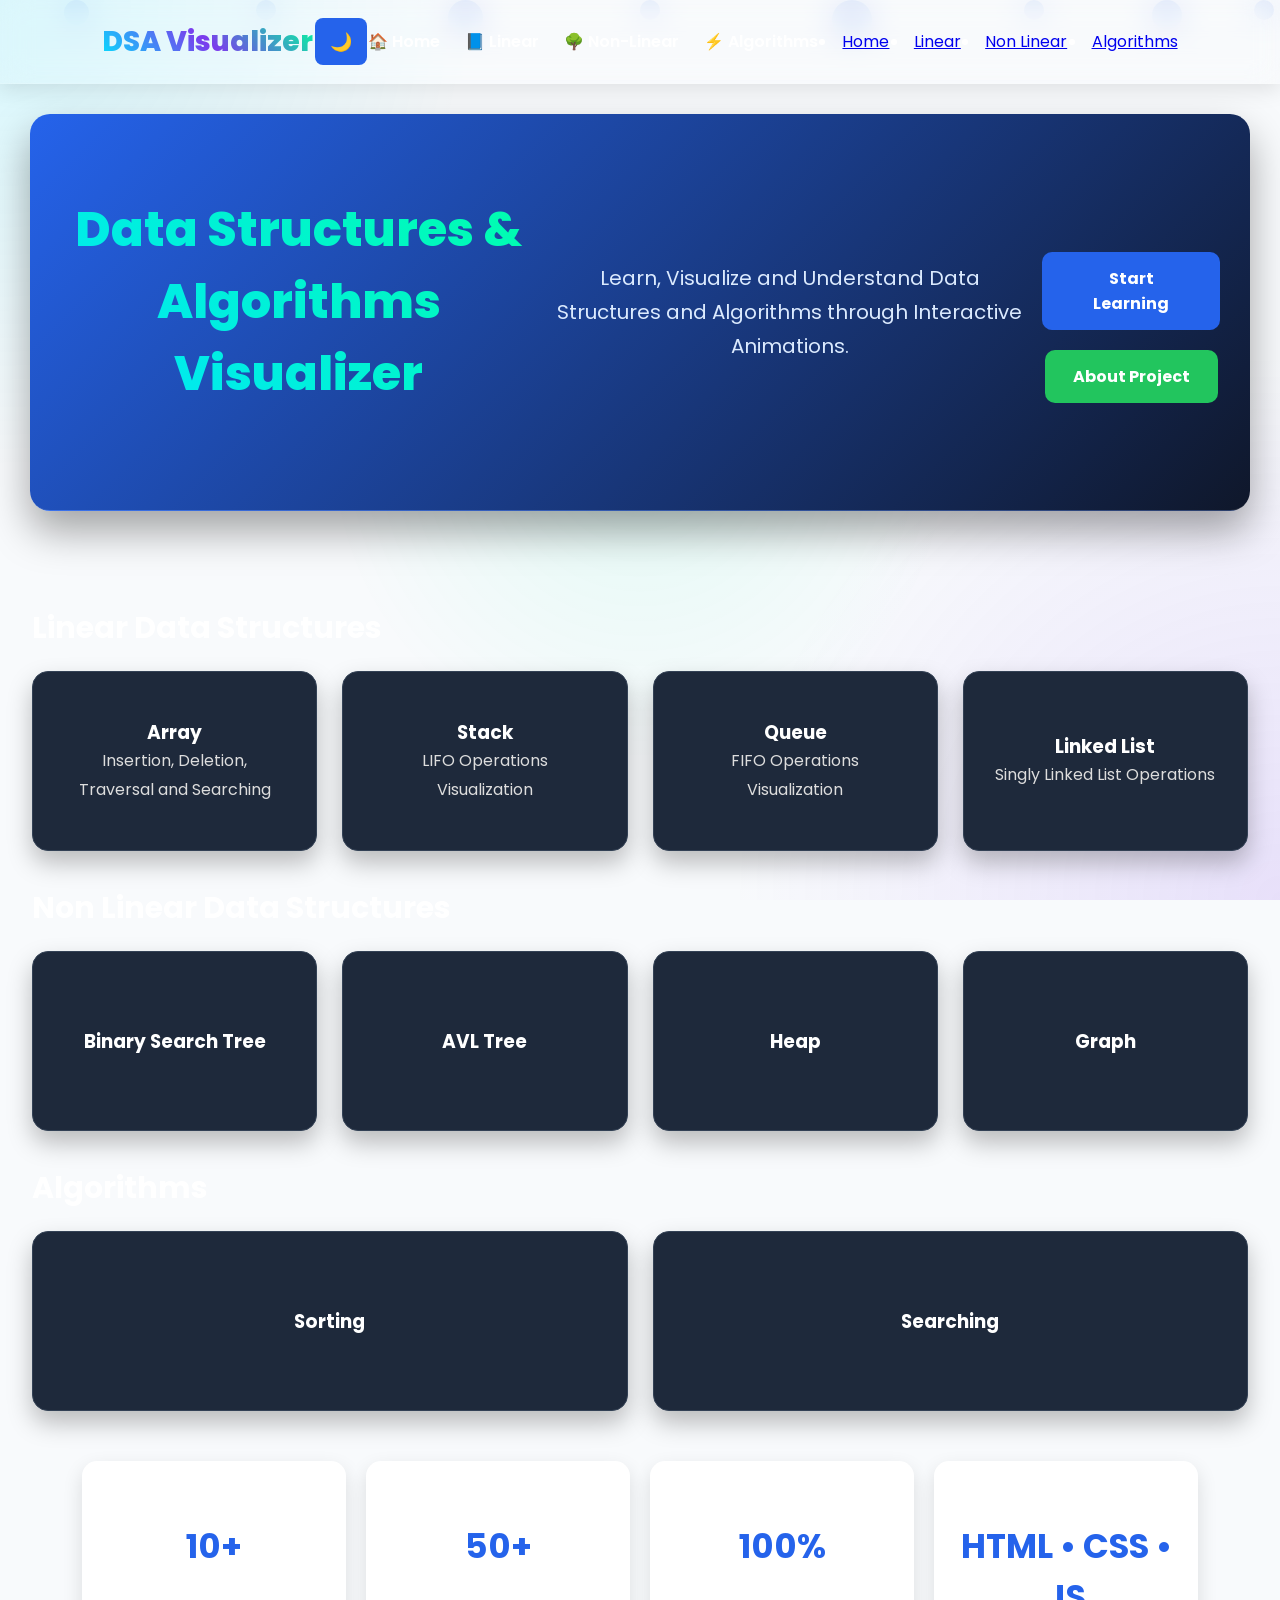
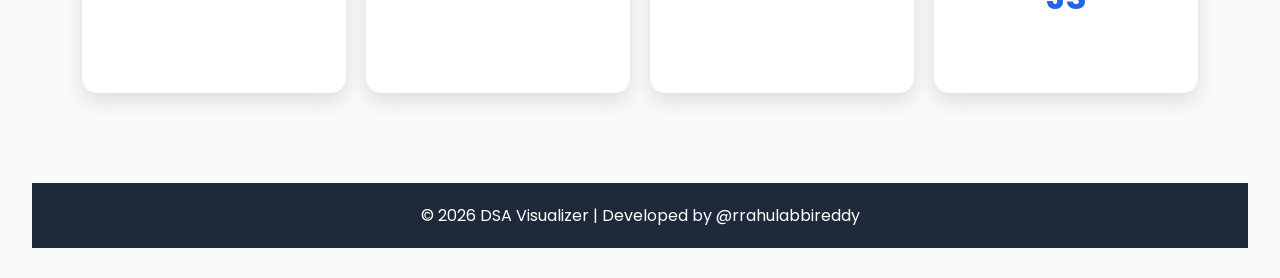
<file: index.html>
<!DOCTYPE html>
<html lang="en">

<head>

    <meta charset="UTF-8">

    <meta name="viewport"
          content="width=device-width, initial-scale=1.0">

    <title>DSA Visualizer</title>

    <link rel="stylesheet" href="css/style.css">
    <link rel="stylesheet" href="css/animations.css">
    <link rel="stylesheet" href="css/responsive.css">

</head>

<body>

<div class="animated-bg">

    <span></span>
    <span></span>
    <span></span>
    <span></span>
    <span></span>
    <span></span>
    <span></span>
    <span></span>

</div>

<nav class="navbar">

    <div class="logo">

    DSA Visualizer

</div>

<button id="themeBtn">

🌙

</button>

    <ul class="nav-links">

    <li>

        <a href="index.html">

            🏠 Home

        </a>

    </li>

    <li>

        <a href="linear.html">

            📘 Linear

        </a>

    </li>

    <li>

        <a href="nonlinear.html">

            🌳 Non-Linear

        </a>

    </li>

    <li>

        <a href="algorithms.html">

            ⚡ Algorithms

        </a>

    </li>

</ul>

        <li><a href="index.html">Home</a></li>
        <li><a href="linear.html">Linear</a></li>
        <li><a href="nonlinear.html">Non Linear</a></li>
        <li><a href="algorithms.html">Algorithms</a></li>

    </ul>

</nav>

<header class="hero fade-in">

    <h1>

        Data Structures & Algorithms Visualizer

    </h1>

    <p>

        Learn, Visualize and Understand Data Structures
        and Algorithms through Interactive Animations.

    </p>

    <div class="hero-buttons">

    <a href="#modules" class="btn-primary">

        Start Learning

    </a>

    <a href="about.html" class="btn-secondary">

        About Project

    </a>

</div>


</header>

<section class="cards-container" id="modules">

<h2>Linear Data Structures</h2>

<div class="card-grid">

    <a href="array.html" class="card">

        <h3>Array</h3>

        <p>Insertion, Deletion, Traversal and Searching</p>

    </a>

    <a href="stack.html" class="card">

        <h3>Stack</h3>

        <p>LIFO Operations Visualization</p>

    </a>

    <a href="queue.html" class="card">

        <h3>Queue</h3>

        <p>FIFO Operations Visualization</p>

    </a>

    <a href="linkedlist.html" class="card">

        <h3>Linked List</h3>

        <p>Singly Linked List Operations</p>

    </a>

</div>

<h2>Non Linear Data Structures</h2>

<div class="card-grid">

    <a href="bst.html" class="card">

        <h3>Binary Search Tree</h3>

    </a>

    <a href="avl.html" class="card">

        <h3>AVL Tree</h3>

    </a>

    <a href="heap.html" class="card">

        <h3>Heap</h3>

    </a>

    <a href="graph.html" class="card">

        <h3>Graph</h3>

    </a>

</div>

<h2>Algorithms</h2>

<div class="card-grid">

    <a href="sorting.html" class="card">

        <h3>Sorting</h3>

    </a>

    <a href="searching.html" class="card">

        <h3>Searching</h3>

    </a>

</div>

<section class="stats">

    <div class="stat-card">

        <h2>10+</h2>

        <p>Visualizers</p>

    </div>

    <div class="stat-card">

        <h2>50+</h2>

        <p>Animations</p>

    </div>

    <div class="stat-card">

        <h2>100%</h2>

        <p>Interactive</p>

    </div>

    <div class="stat-card">

        <h2>HTML • CSS • JS</h2>

        <p>Built Using</p>

    </div>

</section>

<footer class="footer">

    © 2026 DSA Visualizer | Developed by  @rrahulabbireddy

</footer>

<script src="js/index.js"></script>
<script src="js/theme.js"></script>

</body>

</html>
</file>
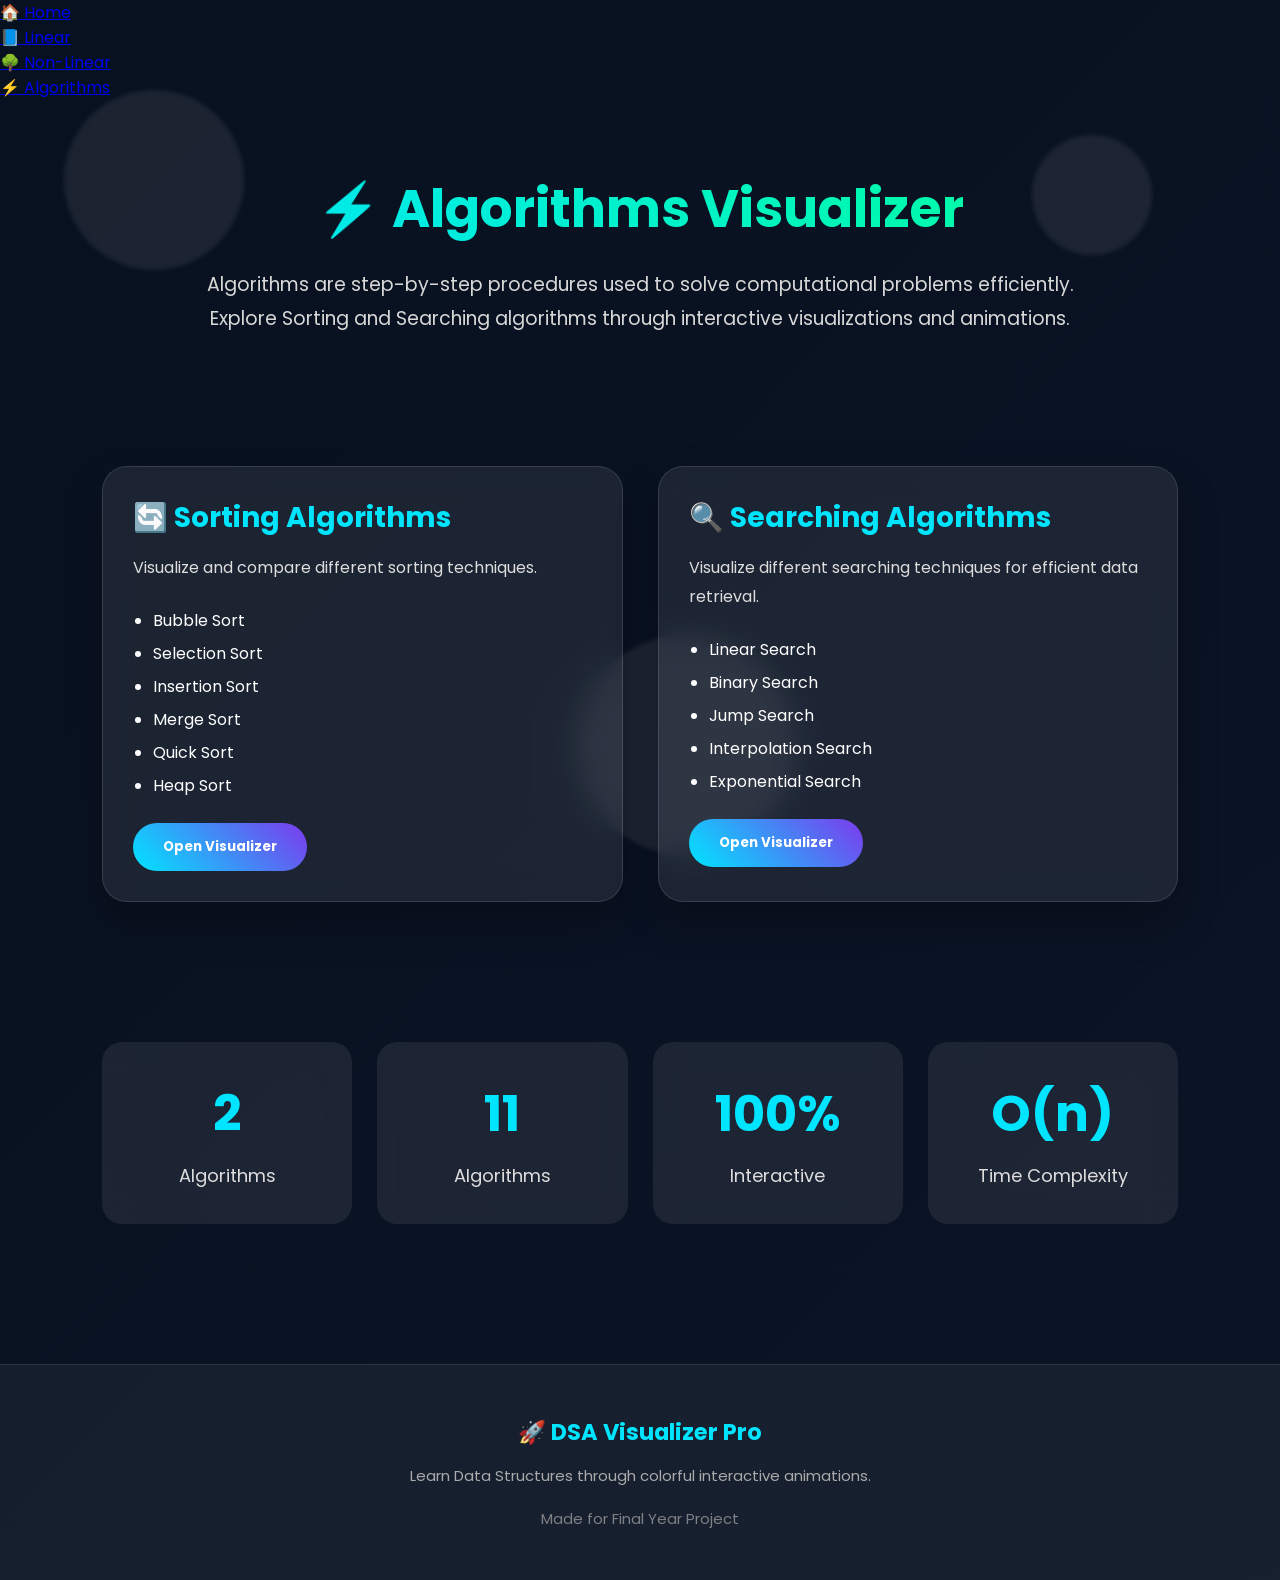
<file: algorithms.html>
<!DOCTYPE html>
<html lang="en">
<head>
<meta charset="UTF-8">
<meta name="viewport" content="width=device-width, initial-scale=1.0">
<title>Algorithms | DSA Visualizer Pro</title>

<link href="https://fonts.googleapis.com/css2?family=Poppins:wght@300;400;500;600;700;800&display=swap" rel="stylesheet">

<style>

*{
margin:0;
padding:0;
box-sizing:border-box;
font-family:'Poppins',sans-serif;
}

body{
background:linear-gradient(135deg,#081120,#0f172a,#1e1b4b);
background-size:400% 400%;
animation:bgAnimation 12s ease infinite;
color:white;
overflow-x:hidden;
min-height:100vh;
}

@keyframes bgAnimation{
0%{background-position:0% 50%;}
50%{background-position:100% 50%;}
100%{background-position:0% 50%;}
}

/* Floating Background */

.circle{
position:fixed;
border-radius:50%;
background:rgba(255,255,255,.08);
animation:float 12s infinite linear;
filter:blur(2px);
}

.c1{
width:180px;
height:180px;
top:10%;
left:5%;
}

.c2{
width:120px;
height:120px;
right:10%;
top:15%;
animation-duration:16s;
}

.c3{
width:220px;
height:220px;
bottom:5%;
left:45%;
animation-duration:20s;
}

@keyframes float{

0%{
transform:translateY(0) rotate(0deg);
}

50%{
transform:translateY(-35px) rotate(180deg);
}

100%{
transform:translateY(0) rotate(360deg);
}

}

/* Navbar */

nav{

position:sticky;
top:0;

display:flex;

justify-content:space-between;

align-items:center;

padding:18px 8%;

background:rgba(255,255,255,.08);

backdrop-filter:blur(15px);

border-bottom:1px solid rgba(255,255,255,.1);

z-index:999;

}

.logo{

font-size:28px;

font-weight:800;

background:linear-gradient(45deg,#00e5ff,#7c3aed,#00ff9d);

-webkit-background-clip:text;

-webkit-text-fill-color:transparent;

}

.back-btn{

padding:12px 25px;

background:linear-gradient(45deg,#00c6ff,#7c3aed);

border:none;

border-radius:40px;

color:white;

font-weight:bold;

cursor:pointer;

transition:.4s;

}

.back-btn:hover{

transform:translateY(-5px);

box-shadow:0 15px 25px rgba(0,229,255,.4);

}

/* Hero */

.hero{

text-align:center;

padding:70px 10%;

}

.hero h1{

font-size:52px;

margin-bottom:20px;

background:linear-gradient(45deg,#00e5ff,#00ff95);

-webkit-background-clip:text;

-webkit-text-fill-color:transparent;

}

.hero p{

font-size:19px;

line-height:1.8;

color:#d7d7d7;

max-width:900px;

margin:auto;

}

/* Cards */

.container{

padding:60px 8%;

display:grid;

grid-template-columns:repeat(auto-fit,minmax(300px,1fr));

gap:35px;

}

.card{

background:rgba(255,255,255,.08);

backdrop-filter:blur(15px);

border-radius:25px;

padding:30px;

border:1px solid rgba(255,255,255,.12);

transition:.5s;

box-shadow:0 20px 40px rgba(0,0,0,.25);

}

.card:hover{

transform:translateY(-12px) scale(1.03);

box-shadow:0 25px 45px rgba(0,229,255,.35);

}

.card h2{

font-size:28px;

margin-bottom:15px;

color:#00e5ff;

}

.card p{

line-height:1.8;

color:#ddd;

margin-bottom:25px;

}

.card ul{

margin-bottom:25px;

padding-left:20px;

}

.card li{

margin:8px 0;

}

.open-btn{

padding:14px 30px;

border:none;

border-radius:40px;

background:linear-gradient(45deg,#00e5ff,#7c3aed);

color:white;

font-weight:bold;

cursor:pointer;

transition:.4s;

}

.open-btn:hover{

transform:scale(1.08);

box-shadow:0 15px 30px rgba(0,229,255,.4);

}

footer{

text-align:center;

padding:40px;

color:#aaa;

font-size:15px;

}

@media(max-width:768px){

.hero h1{
font-size:36px;
}

.hero p{
font-size:16px;
}

nav{
padding:15px 5%;
}

.logo{
font-size:22px;
}

}

/* Statistics */

.stats{

display:grid;

grid-template-columns:repeat(auto-fit,minmax(220px,1fr));

gap:25px;

padding:80px 8%;

}

.stat-box{

background:rgba(255,255,255,.08);

padding:35px;

border-radius:20px;

text-align:center;

backdrop-filter:blur(15px);

transition:.4s;

}

.stat-box:hover{

transform:translateY(-10px);

box-shadow:0 20px 40px rgba(0,229,255,.35);

}

.stat-box h1{

font-size:50px;

color:#00e5ff;

margin-bottom:10px;

}

.stat-box p{

font-size:18px;

color:#ddd;

}

/* Footer */

footer{

padding:50px;

text-align:center;

background:rgba(255,255,255,.05);

margin-top:60px;

border-top:1px solid rgba(255,255,255,.1);

}

footer h2{

color:#00e5ff;

margin-bottom:15px;

} 

</style>
</head>

<body>

<div class="circle c1"></div>
<div class="circle c2"></div>
<div class="circle c3"></div>

<ul class="nav-links">

    <li>

        <a href="index.html">

            🏠 Home

        </a>

    </li>

    <li>

        <a href="linear.html">

            📘 Linear

        </a>

    </li>

    <li>

        <a href="nonlinear.html">

            🌳 Non-Linear

        </a>

    </li>

    <li>

        <a href="algorithms.html">

            ⚡ Algorithms

        </a>

    </li>

</ul>

<section class="hero">

<h1>⚡ Algorithms Visualizer</h1>

<p>

Algorithms are step-by-step procedures used
to solve computational problems efficiently.

Explore Sorting and Searching algorithms
through interactive visualizations and animations.

</p>

</section>

<section class="container">

<div class="card">

<h2>🔄 Sorting Algorithms</h2>

<p>

Visualize and compare different sorting techniques.

</p>

<ul>

<li>Bubble Sort</li>

<li>Selection Sort</li>

<li>Insertion Sort</li>

<li>Merge Sort</li>

<li>Quick Sort</li>

<li>Heap Sort</li>

</ul>

<button class="open-btn">
Open Visualizer
</button>

</div>

<div class="card">

<h2>🔍 Searching Algorithms</h2>

<p>

Visualize different searching techniques for efficient data retrieval.

</p>

<ul>

<li>Linear Search</li>

<li>Binary Search</li>

<li>Jump Search</li>

<li>Interpolation Search</li>

<li>Exponential Search</li>

</ul>

<button class="open-btn">
Open Visualizer
</button>

</div>





</section>


<!-- ===========================
     STATISTICS SECTION
============================ -->

<section class="stats">

    <div class="stat-box">
        <h1>2</h1>
        <p>Algorithms</p>
    </div>

    <div class="stat-box">
        <h1>11</h1>
        <p>Algorithms</p>
    </div>

    <div class="stat-box">
        <h1>100%</h1>
        <p>Interactive</p>
    </div>

    <div class="stat-box">
       <h1>O(n)</h1>
       <p>Time Complexity</p>
    </div>

</section>

<footer>

<h2>🚀 DSA Visualizer Pro</h2>

<p>

Learn Data Structures through colorful
interactive animations.

</p>

<p style="margin-top:20px;opacity:.7;">
Made for Final Year Project
</p>

</footer>

<script>

// Array Button

document.querySelectorAll(".open-btn")[0].onclick=function(){

location.href="sorting.html";

};

// Stack Button

document.querySelectorAll(".open-btn")[1].onclick=function(){

location.href="searching.html";

};


// Card Animation

const cards=document.querySelectorAll(".card");

const observer=new IntersectionObserver(entries=>{

entries.forEach(entry=>{

if(entry.isIntersecting){

entry.target.style.opacity="1";

entry.target.style.transform="translateY(0px)";

}

});

});

cards.forEach(card=>{

card.style.opacity="0";

card.style.transform="translateY(80px)";

card.style.transition="1s";

observer.observe(card);

});

</script>

<script src="js/theme.js"></script>

</body>
</html>
</file>
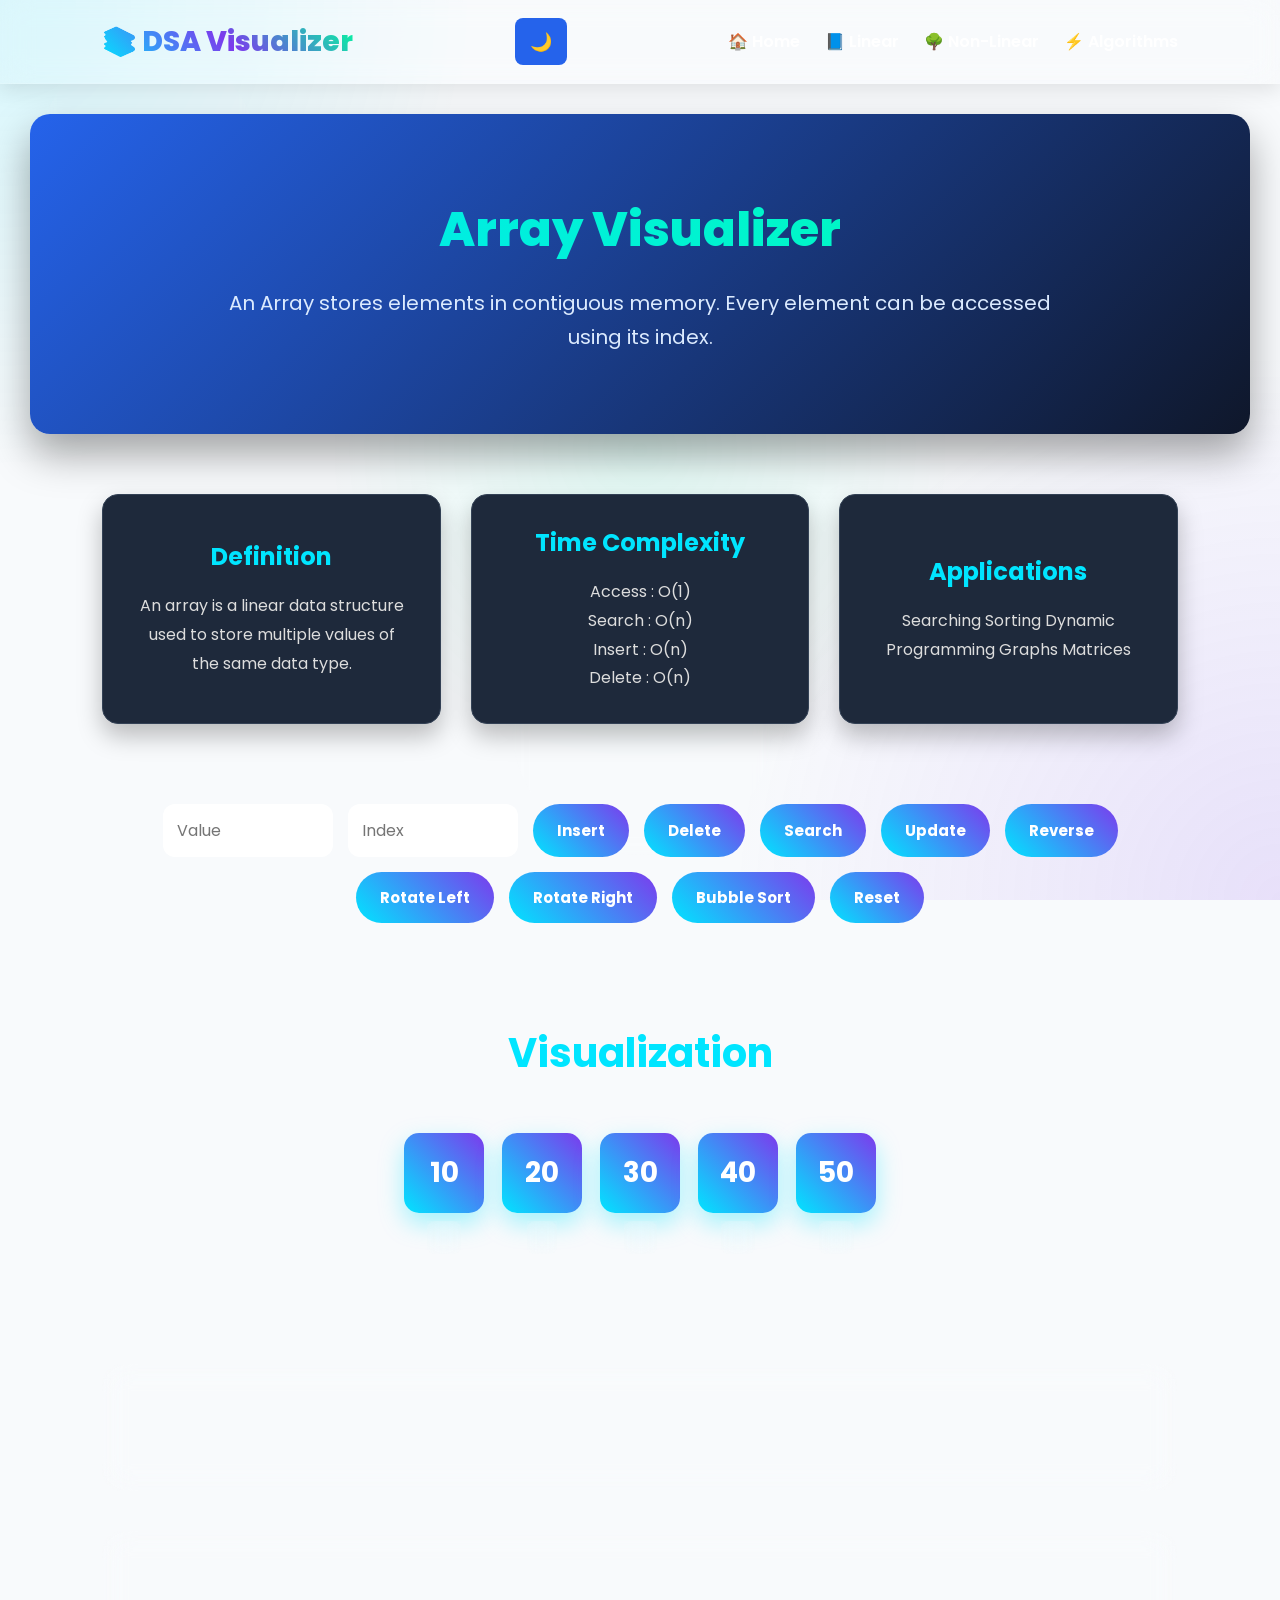
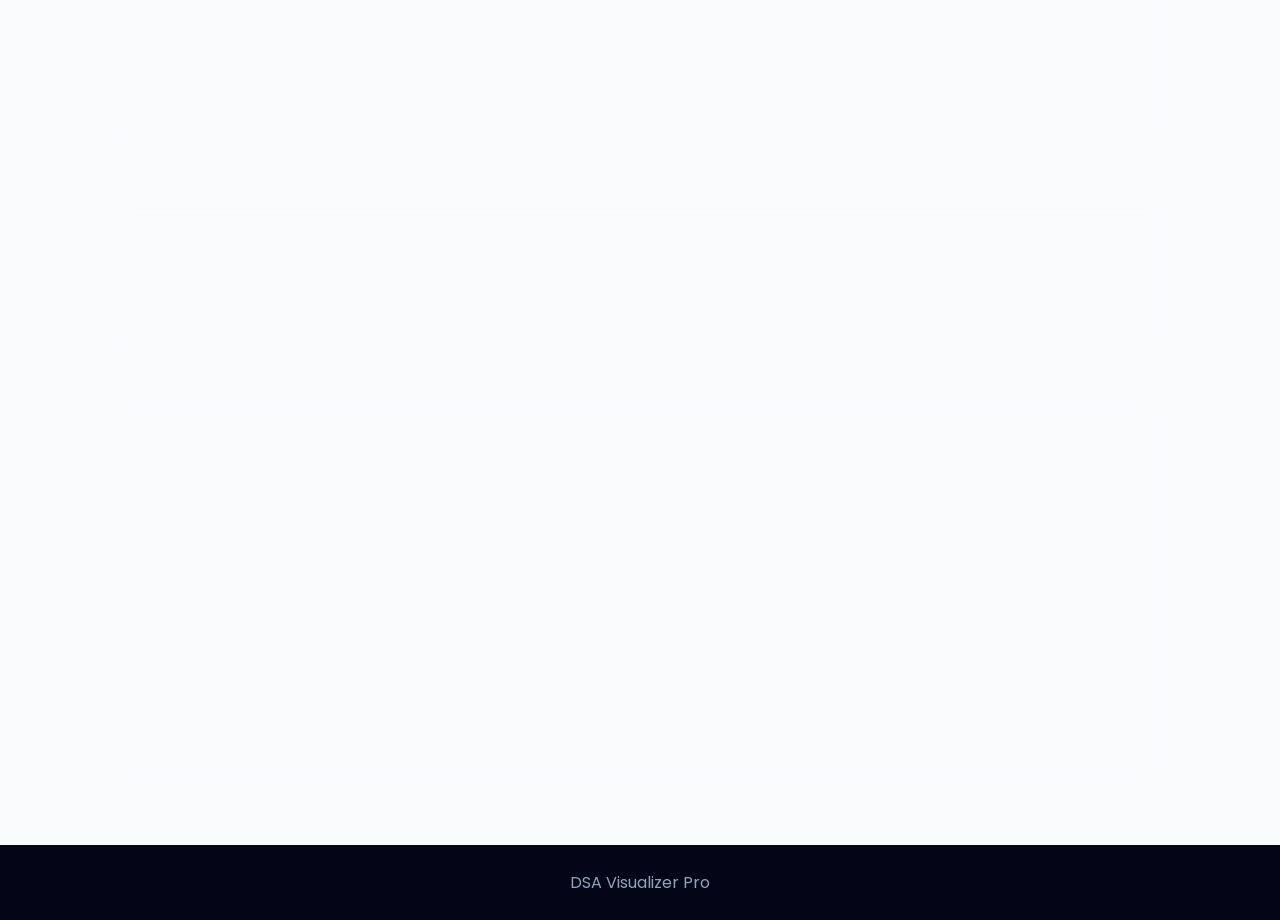
<file: array.html>
<!DOCTYPE html>
<html lang="en">

<head>

<meta charset="UTF-8">
<meta name="viewport" content="width=device-width, initial-scale=1.0">

<title>Array Visualizer | DSA Visualizer Pro</title>

<link rel="stylesheet" href="css/style.css">

<link rel="preconnect" href="https://fonts.googleapis.com">

<link href="https://fonts.googleapis.com/css2?family=Poppins:wght@300;400;500;600;700;800&display=swap" rel="stylesheet">

</head>

<body>

<!-- Animated Background -->

<div class="bg-circle c1"></div>
<div class="bg-circle c2"></div>
<div class="bg-circle c3"></div>

<!-- Navbar -->

<nav class="navbar">

    <div class="logo">

        📚 DSA Visualizer

    </div>

    <button id="themeBtn">

        🌙

    </button>

    <ul class="nav-links">

        <li><a href="index.html">🏠 Home</a></li>

        <li><a href="linear.html">📘 Linear</a></li>

        <li><a href="nonlinear.html">🌳 Non-Linear</a></li>

        <li><a href="algorithms.html">⚡ Algorithms</a></li>

    </ul>

</nav>

<!-- Hero -->

<section class="hero">

<h1>

Array Visualizer

</h1>

<p>

An Array stores elements in contiguous memory.

Every element can be accessed using its index.

</p>

</section>

<!-- Information -->

<section class="info">

<div class="card">

<h2>

Definition

</h2>

<p>

An array is a linear data structure used to store
multiple values of the same data type.

</p>

</div>

<div class="card">

<h2>

Time Complexity

</h2>

<p>

Access : O(1)

<br>

Search : O(n)

<br>

Insert : O(n)

<br>

Delete : O(n)

</p>

</div>

<div class="card">

<h2>

Applications

</h2>

<p>

Searching

Sorting

Dynamic Programming

Graphs

Matrices

</p>

</div>

</section>

<!-- Control Panel -->

<section class="controls">

<input

id="value"

type="number"

placeholder="Value">

<input

id="index"

type="number"

placeholder="Index">

<button id="insert">

Insert

</button>

<button id="delete">

Delete

</button>

<button id="search">

Search

</button>

<button id="update">

Update

</button>

<button id="reverse">

Reverse

</button>

<button id="left">

Rotate Left

</button>

<button id="right">

Rotate Right

</button>

<button id="sort">

Bubble Sort

</button>

<button id="reset">

Reset

</button>

</section>

<!-- Visualization -->

<section class="visualizer">

<h2>

Visualization

</h2>

<div id="arrayContainer">

</div>

</section>

<!-- Explanation -->

<section class="panel">

<h2>

Step Explanation

</h2>

<p id="stepText">

Ready...

</p>

</section>

<!-- Console -->

<section class="panel">

<h2>

Console

</h2>

<div id="console">

Application Started...

</div>

</section>

<!-- Code -->

<section class="panel">

<h2>

Algorithm

</h2>

<pre id="codeBox">

Waiting...

</pre>

</section>

<!-- Complexity -->

<section class="panel">

<h2>

Complexity

</h2>

<table>

<tr>

<th>Operation</th>

<th>Complexity</th>

</tr>

<tr>

<td>Access</td>

<td>O(1)</td>

</tr>

<tr>

<td>Search</td>

<td>O(n)</td>

</tr>

<tr>

<td>Insert</td>

<td>O(n)</td>

</tr>

<tr>

<td>Delete</td>

<td>O(n)</td>

</tr>

</table>

</section>

<footer>

DSA Visualizer Pro

</footer>

<script>

console.log("HTML Loaded");

</script>

<script src="js/array.js"></script>


<script src="js/theme.js"></script>


</body>

</html>
</file>
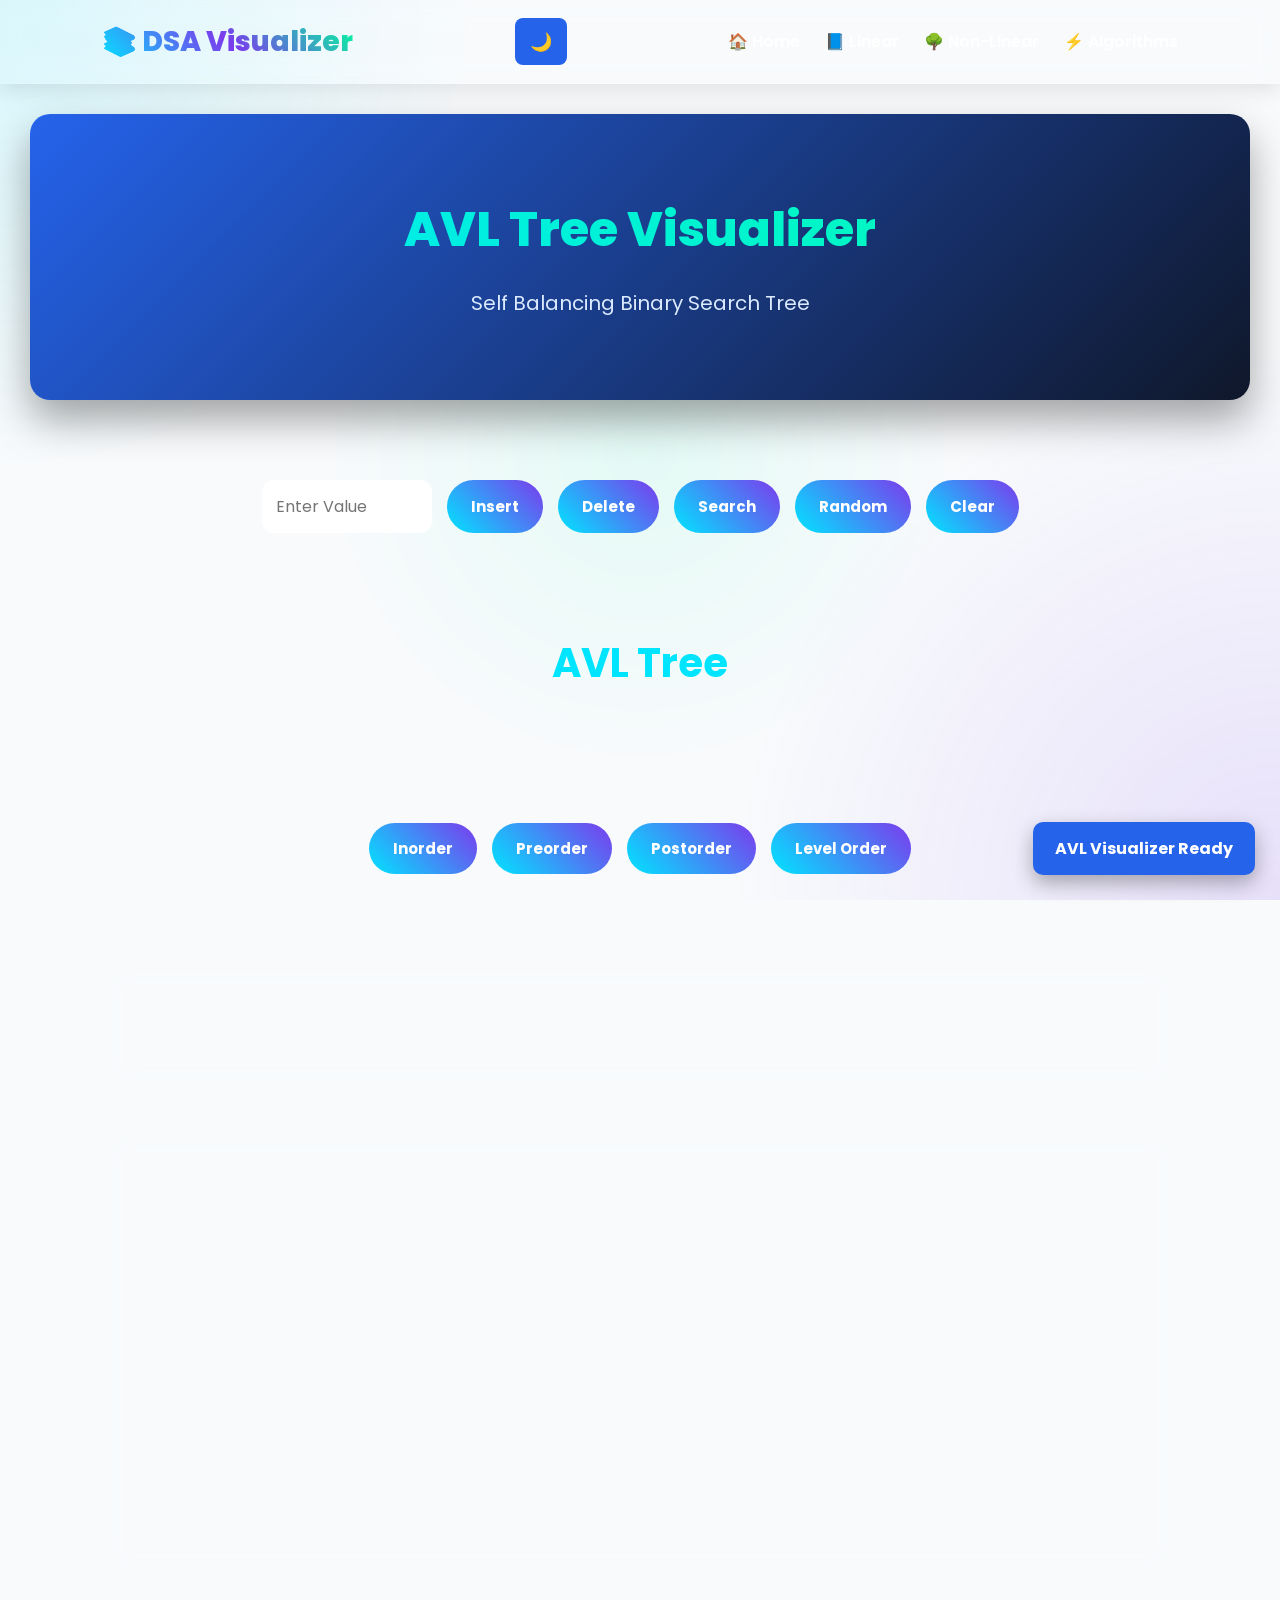
<file: avl.html>
<!DOCTYPE html>
<html lang="en">

<head>

<meta charset="UTF-8">

<meta name="viewport"
content="width=device-width, initial-scale=1.0">

<title>AVL Tree Visualizer</title>

<link rel="stylesheet" href="css/style.css">

</head>

<body>

<!-- ==========================
     NAVBAR
=========================== -->

<nav class="navbar">

    <div class="logo">

        📚 DSA Visualizer

    </div>

    <button id="themeBtn">

        🌙

    </button>

    <ul class="nav-links">

        <li><a href="index.html">🏠 Home</a></li>

        <li><a href="linear.html">📘 Linear</a></li>

        <li><a href="nonlinear.html">🌳 Non-Linear</a></li>

        <li><a href="algorithms.html">⚡ Algorithms</a></li>

    </ul>

</nav>

<!-- ==========================
     HERO
=========================== -->

<section class="hero">

<h1>

AVL Tree Visualizer

</h1>

<p>

Self Balancing Binary Search Tree

</p>

</section>

<!-- ==========================
     CONTROLS
=========================== -->

<section class="controls">

<input
id="avlValue"
type="number"
placeholder="Enter Value">

<button id="insertBtn">

Insert

</button>

<button id="deleteBtn">

Delete

</button>

<button id="searchBtn">

Search

</button>

<button id="randomBtn">

Random

</button>

<button id="clearBtn">

Clear

</button>

</section>

<!-- ==========================
     TREE
=========================== -->

<section class="visualizer">

<h2>

AVL Tree

</h2>

<div id="avlTree">

</div>

</section>

<!-- ==========================
     TRAVERSALS
=========================== -->

<section class="controls">

<button id="inorderBtn">

Inorder

</button>

<button id="preorderBtn">

Preorder

</button>

<button id="postorderBtn">

Postorder

</button>

<button id="levelorderBtn">

Level Order

</button>

</section>

<section class="panel">

<h2>

Traversal Output

</h2>

<div id="traversalOutput">

No Traversal Yet

</div>

</section>

<!-- ==========================
     STATISTICS
=========================== -->

<section class="panel">

<h2>

Statistics

</h2>

<table>

<tr>

<td>Total Nodes</td>

<td id="nodeCount">

0

</td>

</tr>

<tr>

<td>Tree Height</td>

<td id="treeHeight">

0

</td>

</tr>

<tr>

<td>Leaf Nodes</td>

<td id="leafCount">

0

</td>

</tr>

<tr>

<td>Root Node</td>

<td id="rootValue">

-

</td>

</tr>

<tr>

<td>Balance</td>

<td id="balanceStatus">

Balanced

</td>

</tr>

<tr>

<td>Rotations</td>

<td id="rotationCount">

0

</td>

</tr>

</table>

</section>

<script src="js/avl.js"></script>

<script src="js/theme.js"></script>

</body>

</html>
</file>
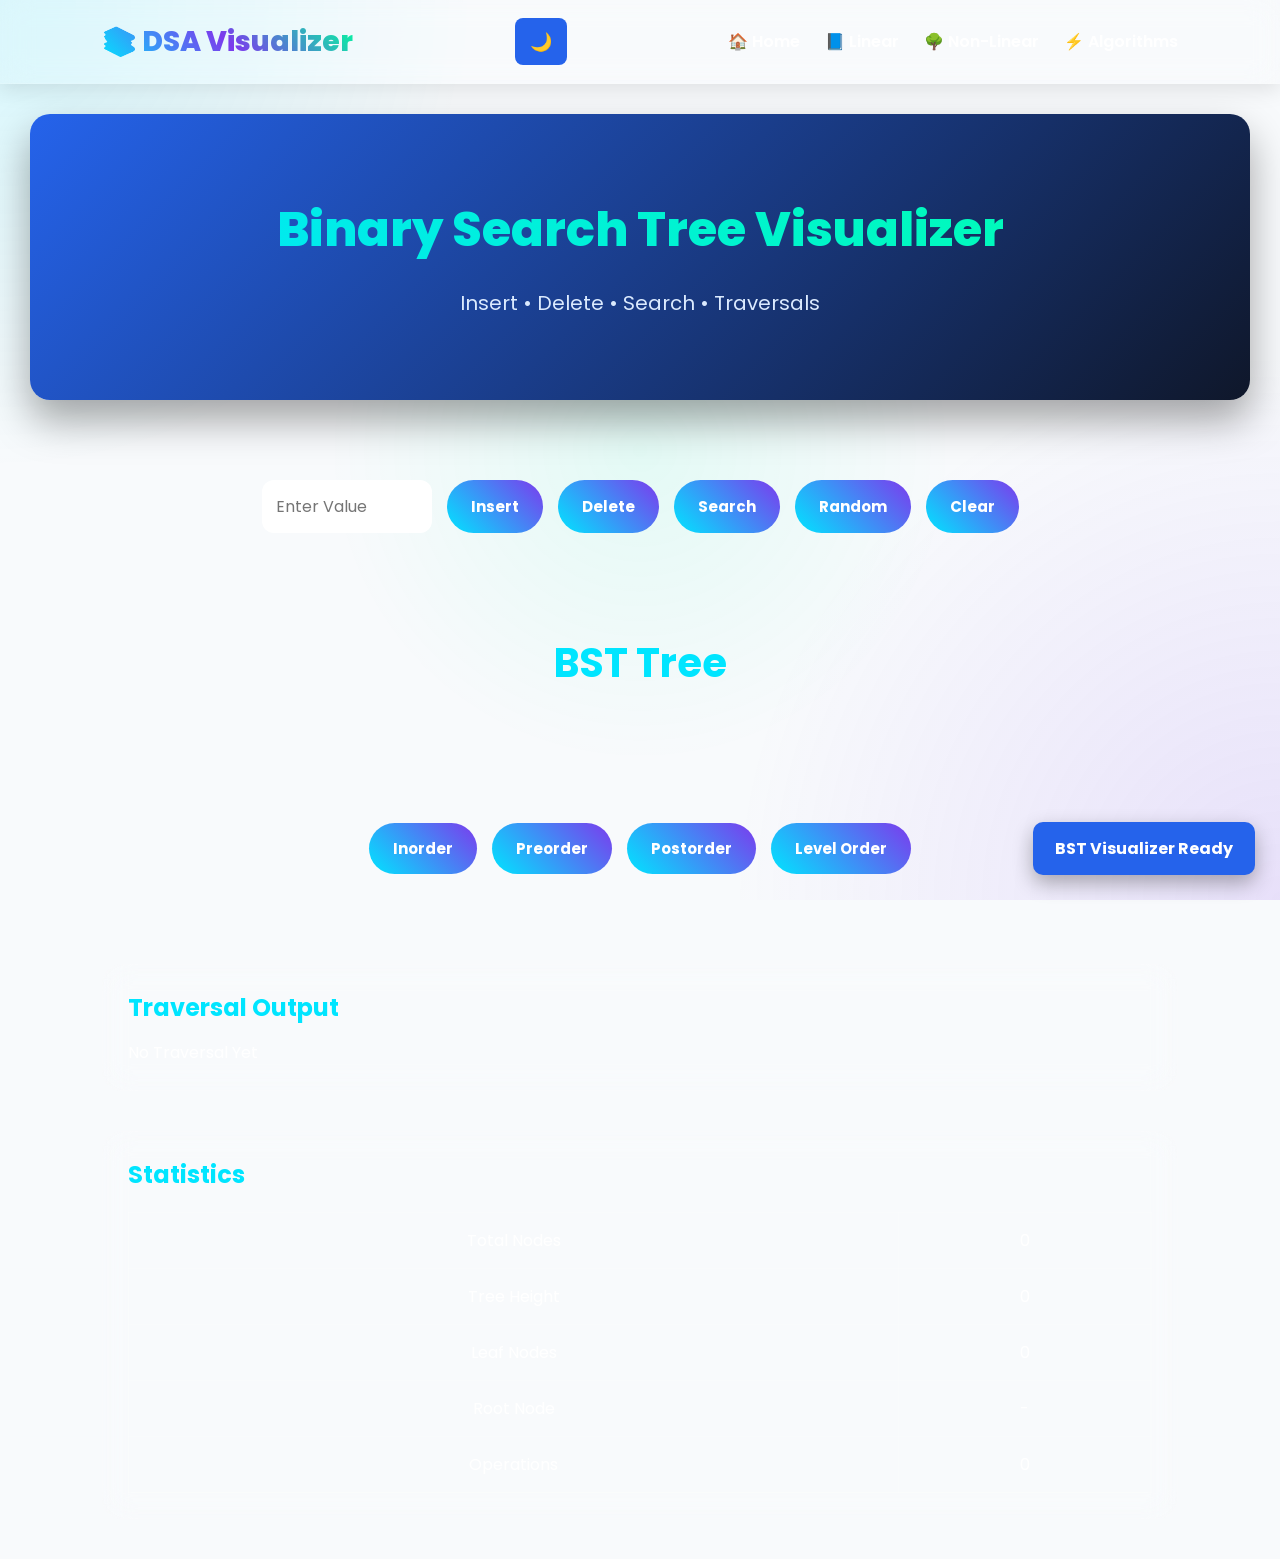
<file: bst.html>
<!DOCTYPE html>
<html lang="en">

<head>

<meta charset="UTF-8">

<meta name="viewport"
content="width=device-width, initial-scale=1.0">

<title>BST Visualizer</title>

<link rel="stylesheet" href="css/style.css">

</head>

<body>

<!-- ==========================
     NAVBAR
=========================== -->

<nav class="navbar">

    <div class="logo">

        📚 DSA Visualizer

    </div>

    <button id="themeBtn">

        🌙

    </button>

    <ul class="nav-links">

        <li><a href="index.html">🏠 Home</a></li>

        <li><a href="linear.html">📘 Linear</a></li>

        <li><a href="nonlinear.html">🌳 Non-Linear</a></li>

        <li><a href="algorithms.html">⚡ Algorithms</a></li>

    </ul>

</nav>

<!-- ==========================
     HERO
=========================== -->

<section class="hero">

<h1>

Binary Search Tree Visualizer

</h1>

<p>

Insert • Delete • Search • Traversals

</p>

</section>

<!-- ==========================
     CONTROLS
=========================== -->

<section class="controls">

<input
id="bstValue"
type="number"
placeholder="Enter Value">

<button id="insertBtn">

Insert

</button>

<button id="deleteBtn">

Delete

</button>

<button id="searchBtn">

Search

</button>

<button id="randomBtn">

Random

</button>

<button id="clearBtn">

Clear

</button>

</section>

<!-- ==========================
     TREE
=========================== -->

<section class="visualizer">

<h2>

BST Tree

</h2>

<div id="bstTree">

</div>

</section>

<!-- ==========================
     TRAVERSALS
=========================== -->

<section class="controls">

<button id="inorderBtn">

Inorder

</button>

<button id="preorderBtn">

Preorder

</button>

<button id="postorderBtn">

Postorder

</button>

<button id="levelorderBtn">

Level Order

</button>

</section>

<section class="panel">

<h2>

Traversal Output

</h2>

<div id="traversalOutput">

No Traversal Yet

</div>

</section>

<!-- ==========================
     STATISTICS
=========================== -->

<section class="panel">

<h2>

Statistics

</h2>

<table>

<tr>

<td>Total Nodes</td>

<td id="nodeCount">

0

</td>

</tr>

<tr>

<td>Tree Height</td>

<td id="treeHeight">

0

</td>

</tr>

<tr>

<td>Leaf Nodes</td>

<td id="leafCount">

0

</td>

</tr>

<tr>

<td>Root Node</td>

<td id="rootValue">

-

</td>

</tr>

<tr>

<td>Operations</td>

<td id="operationCount">

0

</td>

</tr>

</table>

</section>

<script src="js/bst.js"></script>

<script src="js/theme.js"></script>

</body>

</html>
</file>
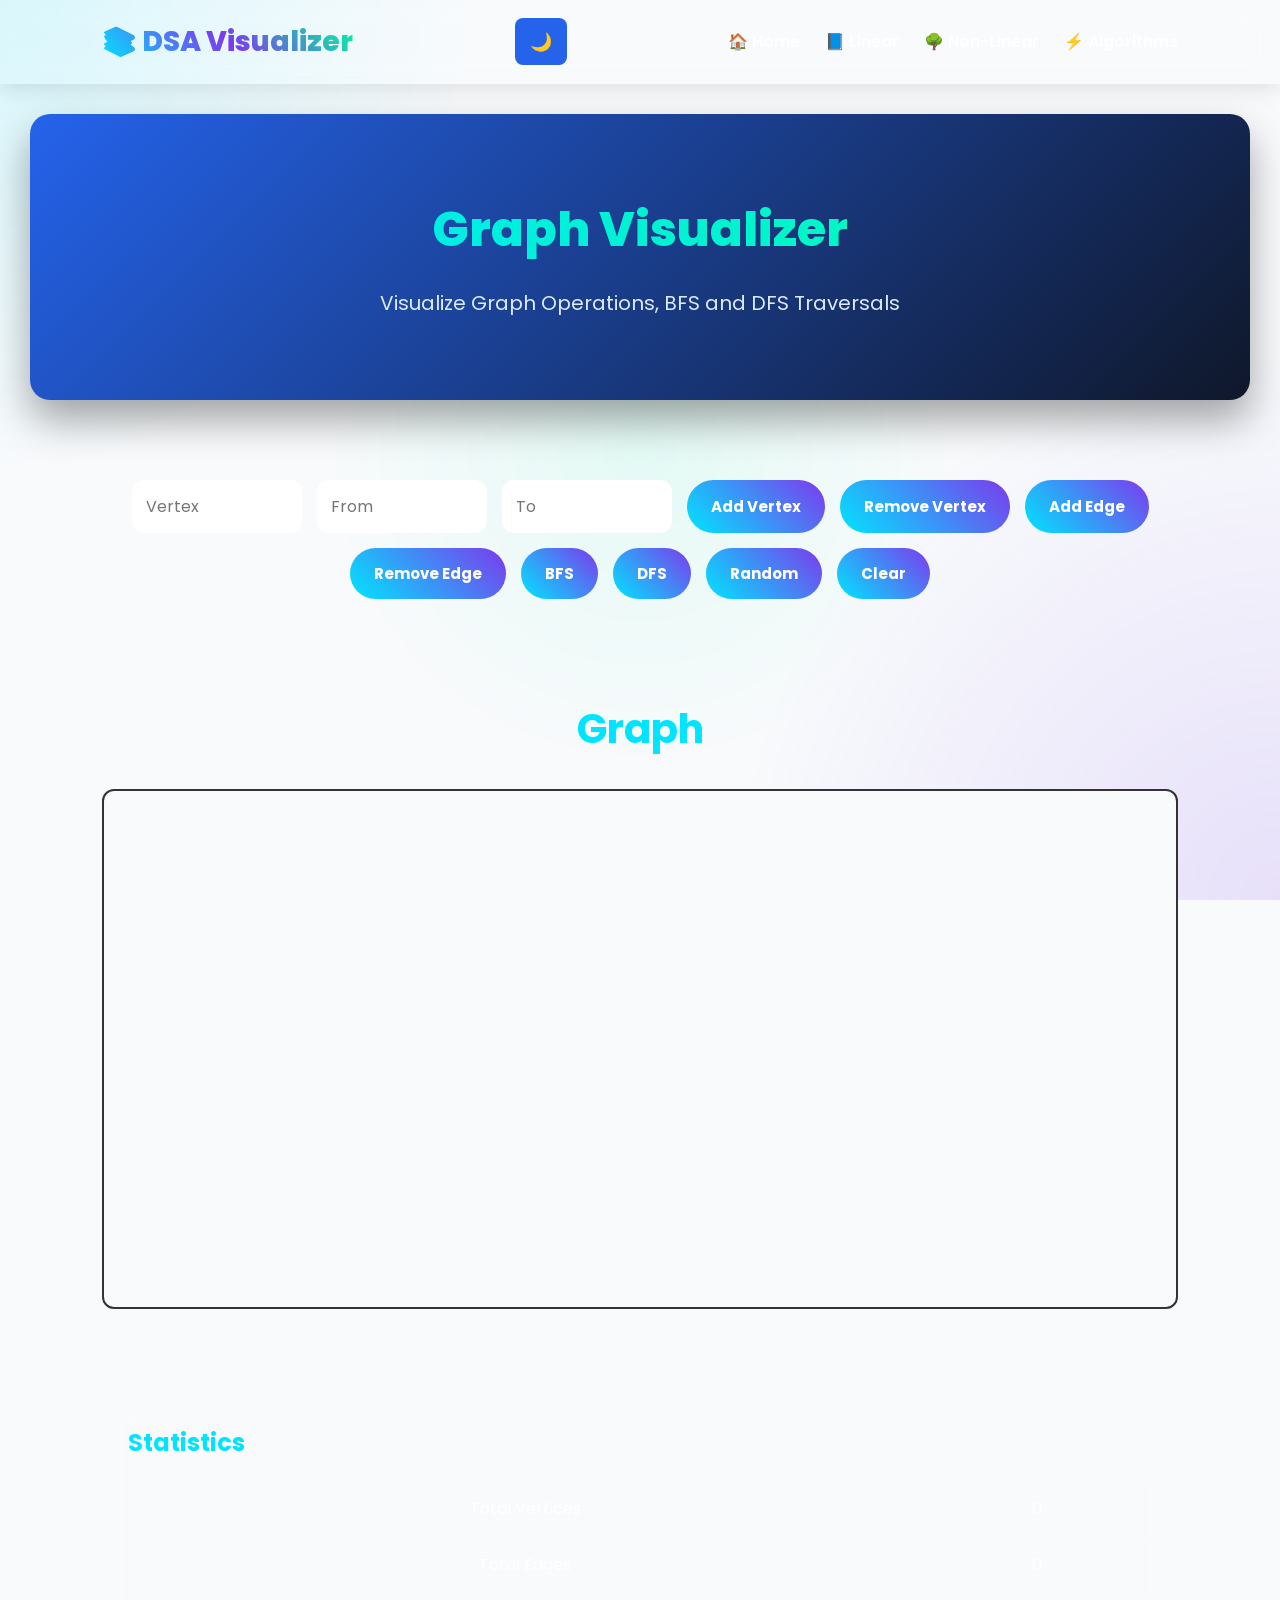
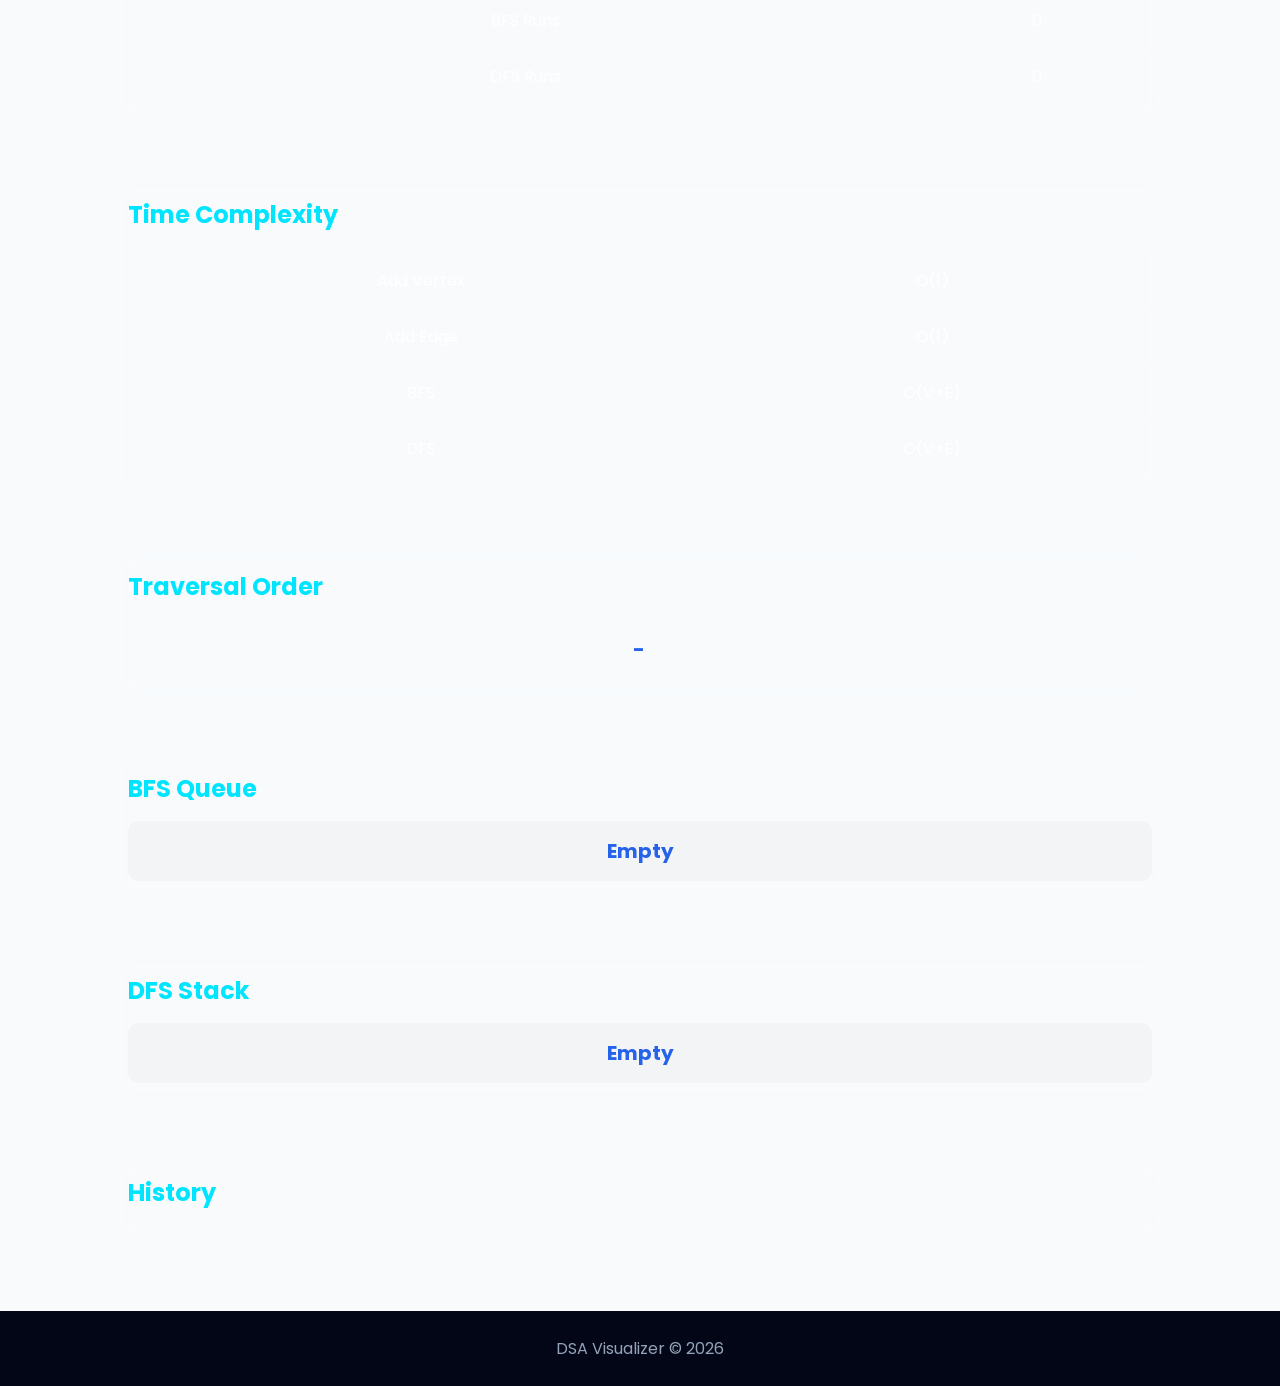
<file: graph.html>
<!DOCTYPE html>
<html lang="en">

<head>

    <meta charset="UTF-8">

    <meta name="viewport"
          content="width=device-width, initial-scale=1.0">

    <title>Graph Visualizer</title>

    <link rel="stylesheet"
          href="css/style.css">

</head>

<body>

<nav class="navbar">

    <div class="logo">

        📚 DSA Visualizer

    </div>

    <button id="themeBtn">

        🌙

    </button>

    <ul class="nav-links">

        <li><a href="index.html">🏠 Home</a></li>

        <li><a href="linear.html">📘 Linear</a></li>

        <li><a href="nonlinear.html">🌳 Non-Linear</a></li>

        <li><a href="algorithms.html">⚡ Algorithms</a></li>

    </ul>

</nav>

<section class="hero">

    <h1>Graph Visualizer</h1>

    <p>

        Visualize Graph Operations,
        BFS and DFS Traversals

    </p>

</section>

<section class="controls">

    <input
        id="vertexInput"
        type="text"
        placeholder="Vertex">

    <input
        id="fromInput"
        type="text"
        placeholder="From">

    <input
        id="toInput"
        type="text"
        placeholder="To">

    <button id="addVertexBtn">

        Add Vertex

    </button>

    <button id="removeVertexBtn">

        Remove Vertex

    </button>

    <button id="addEdgeBtn">

        Add Edge

    </button>

    <button id="removeEdgeBtn">

        Remove Edge

    </button>

    <button id="bfsBtn">

        BFS

    </button>

    <button id="dfsBtn">

        DFS

    </button>

    <button id="randomBtn">

    Random

</button>

    <button id="clearBtn">

        Clear

    </button>

</section>

<section class="visualizer">

    <h2>Graph</h2>

    <div id="graphCanvas">

    </div>

</section>

<section class="panel">

    <h2>Statistics</h2>

    <table>

        <tr>

            <td>Total Vertices</td>

            <td id="vertexCount">0</td>

        </tr>

        <tr>

            <td>Total Edges</td>

            <td id="edgeCount">0</td>

        </tr>

        <tr>

            <td>BFS Runs</td>

            <td id="bfsCount">0</td>

        </tr>

        <tr>

            <td>DFS Runs</td>

            <td id="dfsCount">0</td>

        </tr>

    </table>

</section>

<section class="panel">

    <h2>Time Complexity</h2>

    <table>

        <tr>

            <td>Add Vertex</td>

            <td>O(1)</td>

        </tr>

        <tr>

            <td>Add Edge</td>

            <td>O(1)</td>

        </tr>

        <tr>

            <td>BFS</td>

            <td>O(V+E)</td>

        </tr>

        <tr>

            <td>DFS</td>

            <td>O(V+E)</td>

        </tr>

    </table>

</section>

<section class="panel">

    <h2>Traversal Order</h2>

    <div id="traversalOrder">

        -

    </div>

</section>

<section class="panel">

    <h2>BFS Queue</h2>

    <div id="queueBox">

        Empty

    </div>

</section>

<section class="panel">

    <h2>DFS Stack</h2>

    <div id="stackBox">

        Empty

    </div>

</section>



<section class="panel">

    <h2>History</h2>

    <ul id="historyList"></ul>

</section>


<footer>

    DSA Visualizer © 2026

</footer>

<script src="js/graph.js"></script>

<script src="js/theme.js"></script>

</body>

</html>
</file>
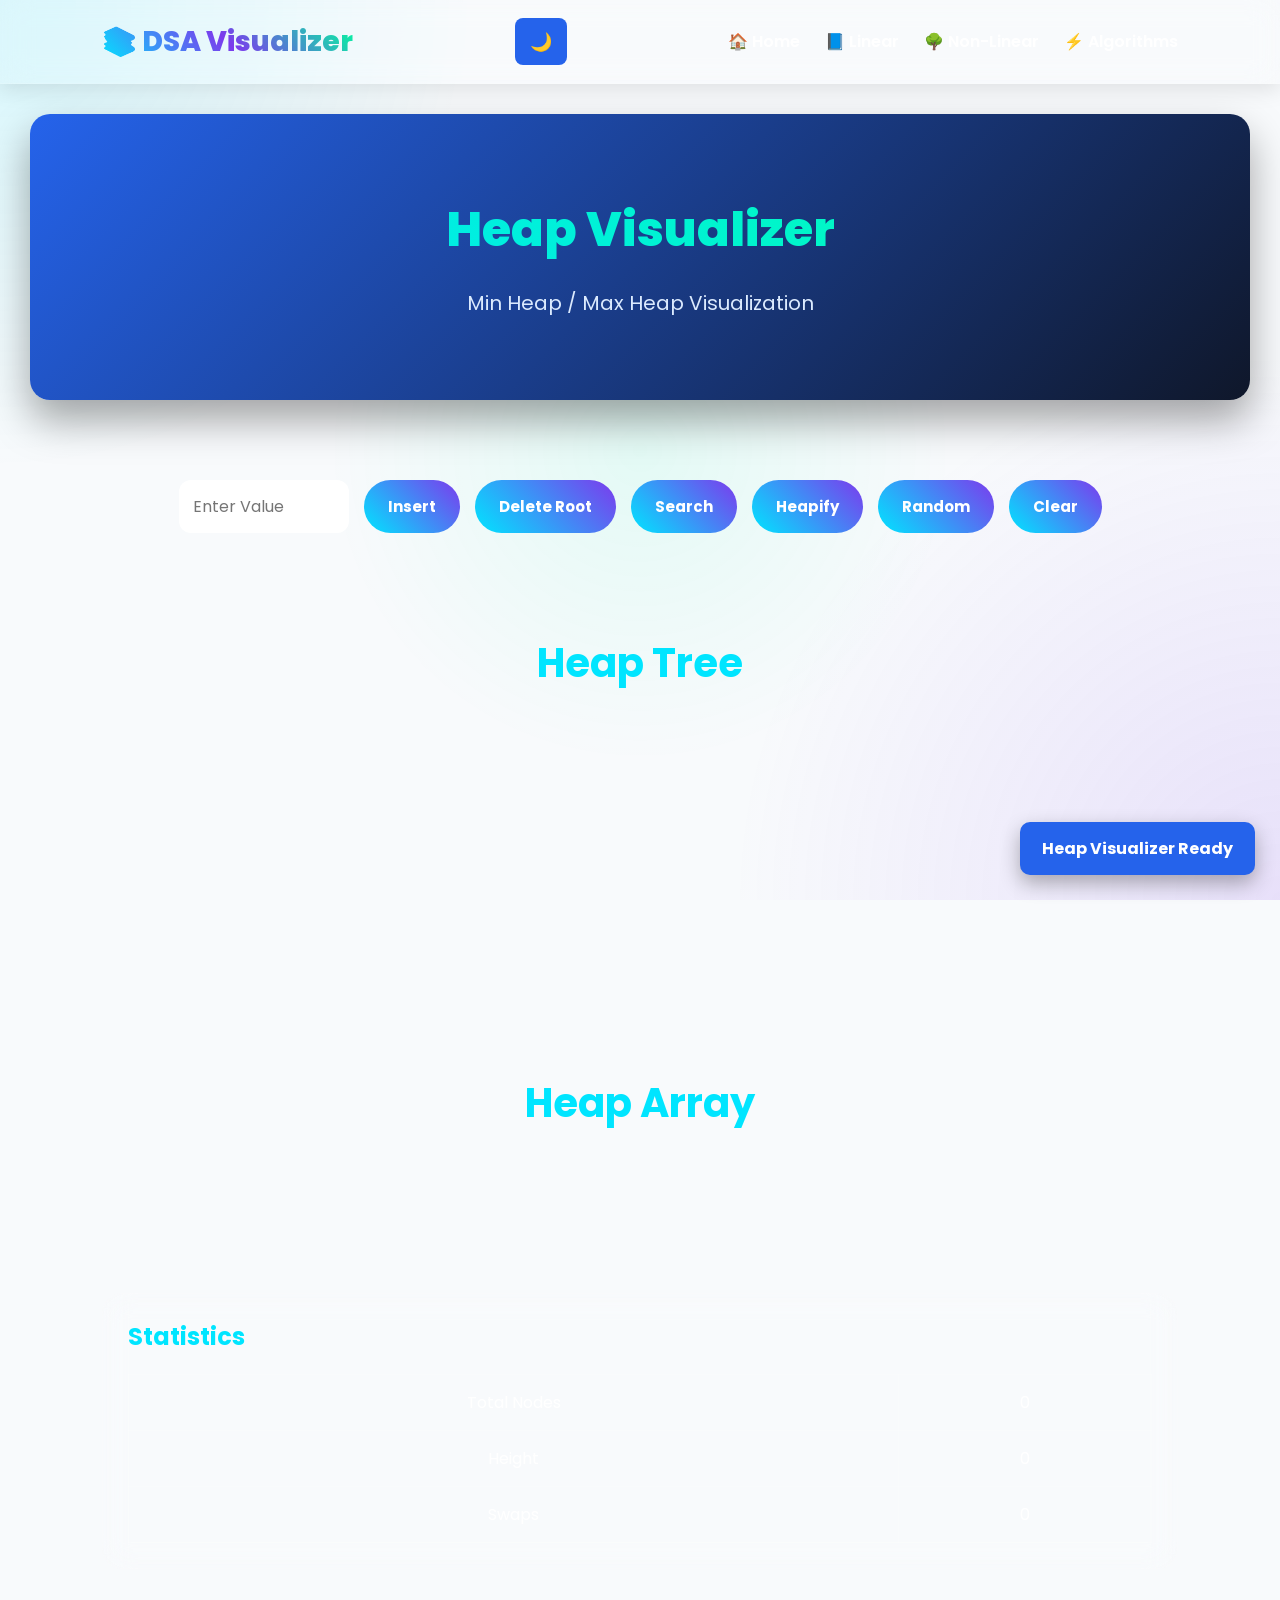
<file: heap.html>
<!DOCTYPE html>
<html lang="en">

<head>

<meta charset="UTF-8">

<meta name="viewport" content="width=device-width,initial-scale=1.0">

<title>Heap Visualizer</title>

<link rel="stylesheet" href="css/style.css">

</head>

<body>

<nav class="navbar">

    <div class="logo">

        📚 DSA Visualizer

    </div>

    <button id="themeBtn">

        🌙

    </button>

    <ul class="nav-links">

        <li><a href="index.html">🏠 Home</a></li>

        <li><a href="linear.html">📘 Linear</a></li>

        <li><a href="nonlinear.html">🌳 Non-Linear</a></li>

        <li><a href="algorithms.html">⚡ Algorithms</a></li>

    </ul>

</nav>

<section class="hero">

<h1>Heap Visualizer</h1>

<p>

Min Heap / Max Heap Visualization

</p>

</section>

<section class="controls">

<input
id="heapValue"
type="number"
placeholder="Enter Value">

<button id="insertBtn">

Insert

</button>

<button id="deleteBtn">

Delete Root

</button>

<button id="searchBtn">

Search

</button>

<button id="heapifyBtn">

Heapify

</button>

<button id="randomBtn">

Random

</button>

<button id="clearBtn">

Clear

</button>

</section>

<section class="visualizer">

<h2>Heap Tree</h2>

<div id="heapTree">

</div>

</section>

<section class="visualizer">

<h2>Heap Array</h2>

<div id="heapArray">

</div>

</section>

<section class="panel">

<h2>Statistics</h2>

<table>

<tr>

<td>Total Nodes</td>

<td id="nodeCount">0</td>

</tr>

<tr>

<td>Height</td>

<td id="heapHeight">0</td>

</tr>

<tr>

<td>Swaps</td>

<td id="swapCount">0</td>

</tr>

</table>

</section>

<script src="js/heap.js"></script>
<script src="js/theme.js"></script>

</body>

</html>
</file>
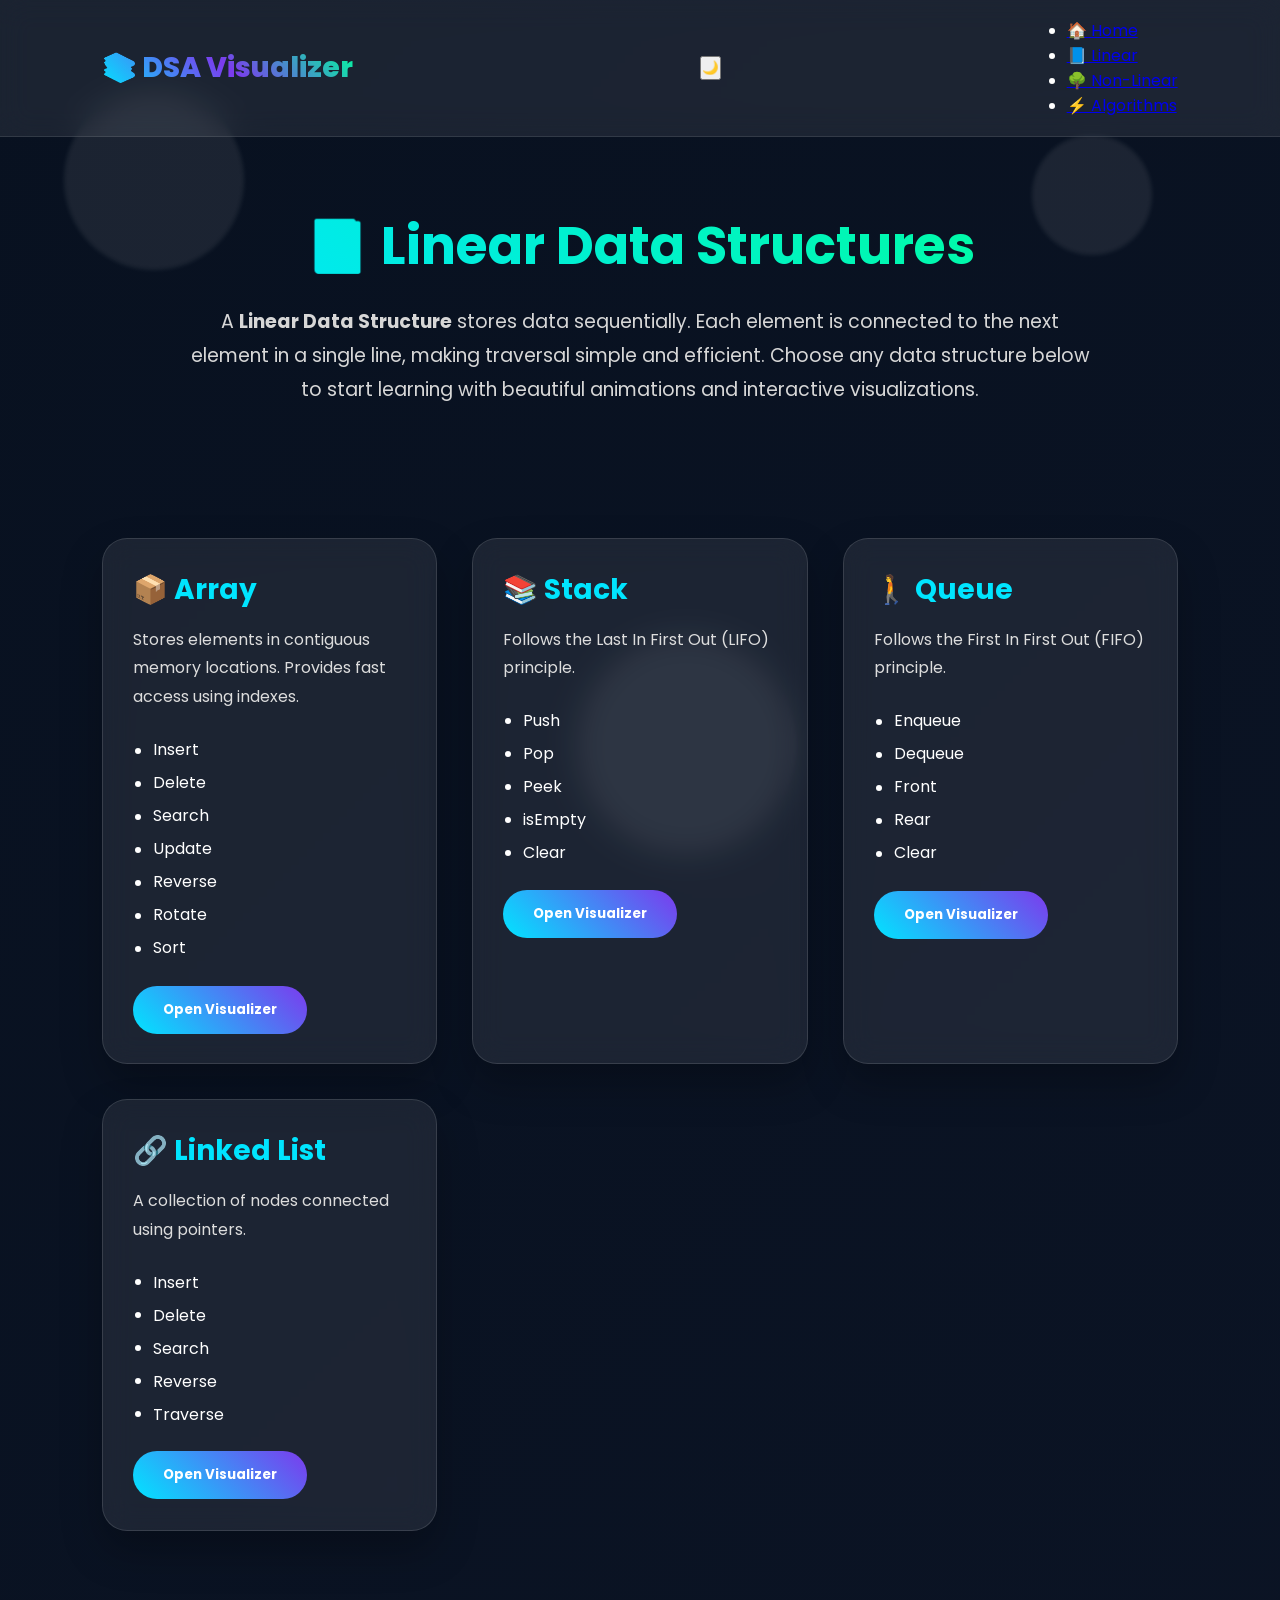
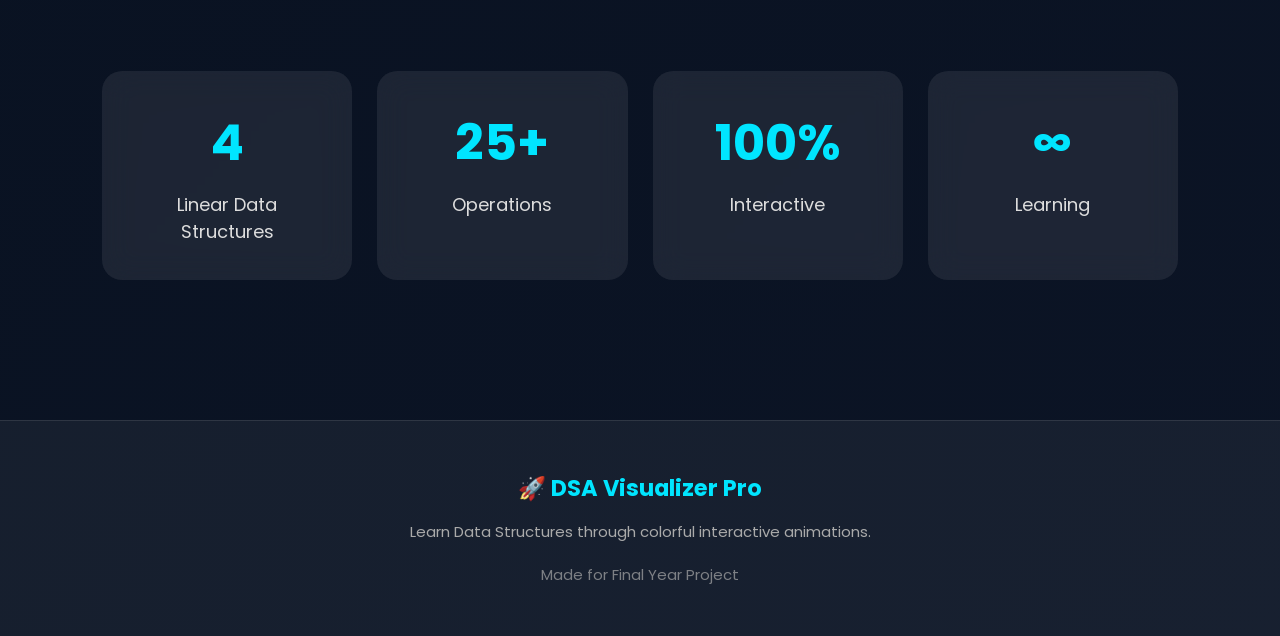
<file: linear.html>
<!DOCTYPE html>
<html lang="en">
<head>
<meta charset="UTF-8">
<meta name="viewport" content="width=device-width, initial-scale=1.0">
<title>Linear Data Structures | DSA Visualizer Pro</title>

<link href="https://fonts.googleapis.com/css2?family=Poppins:wght@300;400;500;600;700;800&display=swap" rel="stylesheet">

<style>

*{
margin:0;
padding:0;
box-sizing:border-box;
font-family:'Poppins',sans-serif;
}

body{
background:linear-gradient(135deg,#081120,#0f172a,#1e1b4b);
background-size:400% 400%;
animation:bgAnimation 12s ease infinite;
color:white;
overflow-x:hidden;
min-height:100vh;
}

@keyframes bgAnimation{
0%{background-position:0% 50%;}
50%{background-position:100% 50%;}
100%{background-position:0% 50%;}
}

/* Floating Background */

.circle{
position:fixed;
border-radius:50%;
background:rgba(255,255,255,.08);
animation:float 12s infinite linear;
filter:blur(2px);
}

.c1{
width:180px;
height:180px;
top:10%;
left:5%;
}

.c2{
width:120px;
height:120px;
right:10%;
top:15%;
animation-duration:16s;
}

.c3{
width:220px;
height:220px;
bottom:5%;
left:45%;
animation-duration:20s;
}

@keyframes float{

0%{
transform:translateY(0) rotate(0deg);
}

50%{
transform:translateY(-35px) rotate(180deg);
}

100%{
transform:translateY(0) rotate(360deg);
}

}

/* Navbar */

nav{

position:sticky;
top:0;

display:flex;

justify-content:space-between;

align-items:center;

padding:18px 8%;

background:rgba(255,255,255,.08);

backdrop-filter:blur(15px);

border-bottom:1px solid rgba(255,255,255,.1);

z-index:999;

}

.logo{

font-size:28px;

font-weight:800;

background:linear-gradient(45deg,#00e5ff,#7c3aed,#00ff9d);

-webkit-background-clip:text;

-webkit-text-fill-color:transparent;

}

.back-btn{

padding:12px 25px;

background:linear-gradient(45deg,#00c6ff,#7c3aed);

border:none;

border-radius:40px;

color:white;

font-weight:bold;

cursor:pointer;

transition:.4s;

}

.back-btn:hover{

transform:translateY(-5px);

box-shadow:0 15px 25px rgba(0,229,255,.4);

}

/* Hero */

.hero{

text-align:center;

padding:70px 10%;

}

.hero h1{

font-size:52px;

margin-bottom:20px;

background:linear-gradient(45deg,#00e5ff,#00ff95);

-webkit-background-clip:text;

-webkit-text-fill-color:transparent;

}

.hero p{

font-size:19px;

line-height:1.8;

color:#d7d7d7;

max-width:900px;

margin:auto;

}

/* Cards */

.container{

padding:60px 8%;

display:grid;

grid-template-columns:repeat(auto-fit,minmax(300px,1fr));

gap:35px;

}

.card{

background:rgba(255,255,255,.08);

backdrop-filter:blur(15px);

border-radius:25px;

padding:30px;

border:1px solid rgba(255,255,255,.12);

transition:.5s;

box-shadow:0 20px 40px rgba(0,0,0,.25);

}

.card:hover{

transform:translateY(-12px) scale(1.03);

box-shadow:0 25px 45px rgba(0,229,255,.35);

}

.card h2{

font-size:28px;

margin-bottom:15px;

color:#00e5ff;

}

.card p{

line-height:1.8;

color:#ddd;

margin-bottom:25px;

}

.card ul{

margin-bottom:25px;

padding-left:20px;

}

.card li{

margin:8px 0;

}

.open-btn{

padding:14px 30px;

border:none;

border-radius:40px;

background:linear-gradient(45deg,#00e5ff,#7c3aed);

color:white;

font-weight:bold;

cursor:pointer;

transition:.4s;

}

.open-btn:hover{

transform:scale(1.08);

box-shadow:0 15px 30px rgba(0,229,255,.4);

}

footer{

text-align:center;

padding:40px;

color:#aaa;

font-size:15px;

}

@media(max-width:768px){

.hero h1{
font-size:36px;
}

.hero p{
font-size:16px;
}

nav{
padding:15px 5%;
}

.logo{
font-size:22px;
}

}

/* Statistics */

.stats{

display:grid;

grid-template-columns:repeat(auto-fit,minmax(220px,1fr));

gap:25px;

padding:80px 8%;

}

.stat-box{

background:rgba(255,255,255,.08);

padding:35px;

border-radius:20px;

text-align:center;

backdrop-filter:blur(15px);

transition:.4s;

}

.stat-box:hover{

transform:translateY(-10px);

box-shadow:0 20px 40px rgba(0,229,255,.35);

}

.stat-box h1{

font-size:50px;

color:#00e5ff;

margin-bottom:10px;

}

.stat-box p{

font-size:18px;

color:#ddd;

}

/* Footer */

footer{

padding:50px;

text-align:center;

background:rgba(255,255,255,.05);

margin-top:60px;

border-top:1px solid rgba(255,255,255,.1);

}

footer h2{

color:#00e5ff;

margin-bottom:15px;

} 

</style>
</head>

<body>

<div class="circle c1"></div>
<div class="circle c2"></div>
<div class="circle c3"></div>

<nav class="navbar">

    <div class="logo">

        📚 DSA Visualizer

    </div>

    <button id="themeBtn">

        🌙

    </button>

    <ul class="nav-links">

        <li><a href="index.html">🏠 Home</a></li>

        <li><a href="linear.html">📘 Linear</a></li>

        <li><a href="nonlinear.html">🌳 Non-Linear</a></li>

        <li><a href="algorithms.html">⚡ Algorithms</a></li>

    </ul>

</nav>
<section class="hero">

<h1>📘 Linear Data Structures</h1>

<p>

A <strong>Linear Data Structure</strong> stores data sequentially.
Each element is connected to the next element in a single line,
making traversal simple and efficient.

Choose any data structure below to start learning with
beautiful animations and interactive visualizations.

</p>

</section>

<section class="container">

<div class="card">

<h2>📦 Array</h2>

<p>

Stores elements in contiguous memory locations.
Provides fast access using indexes.

</p>

<ul>

<li>Insert</li>

<li>Delete</li>

<li>Search</li>

<li>Update</li>

<li>Reverse</li>

<li>Rotate</li>

<li>Sort</li>

</ul>

<button class="open-btn">
Open Visualizer
</button>

</div>

<div class="card">

<h2>📚 Stack</h2>

<p>

Follows the Last In First Out (LIFO) principle.

</p>

<ul>

<li>Push</li>

<li>Pop</li>

<li>Peek</li>

<li>isEmpty</li>

<li>Clear</li>

</ul>

<button class="open-btn">
Open Visualizer
</button>

</div>

<div class="card">

<h2>🚶 Queue</h2>

<p>

Follows the First In First Out (FIFO) principle.

</p>

<ul>

<li>Enqueue</li>

<li>Dequeue</li>

<li>Front</li>

<li>Rear</li>

<li>Clear</li>

</ul>

<button class="open-btn">
Open Visualizer
</button>

</div>

<div class="card">

<h2>🔗 Linked List</h2>

<p>

A collection of nodes connected using pointers.

</p>

<ul>

<li>Insert</li>

<li>Delete</li>

<li>Search</li>

<li>Reverse</li>

<li>Traverse</li>

</ul>

<button class="open-btn">
Open Visualizer
</button>

</div>

</section>


<!-- ===========================
     STATISTICS SECTION
============================ -->

<section class="stats">

    <div class="stat-box">
        <h1>4</h1>
        <p>Linear Data Structures</p>
    </div>

    <div class="stat-box">
        <h1>25+</h1>
        <p>Operations</p>
    </div>

    <div class="stat-box">
        <h1>100%</h1>
        <p>Interactive</p>
    </div>

    <div class="stat-box">
        <h1>∞</h1>
        <p>Learning</p>
    </div>

</section>

<footer>

<h2>🚀 DSA Visualizer Pro</h2>

<p>

Learn Data Structures through colorful
interactive animations.

</p>

<p style="margin-top:20px;opacity:.7;">
Made for Final Year Project
</p>

</footer>

<script>

// Array Button

document.querySelectorAll(".open-btn")[0].onclick=function(){

location.href="array.html";

};

// Stack Button

document.querySelectorAll(".open-btn")[1].onclick=function(){

location.href="stack.html";

};

// Queue Button

document.querySelectorAll(".open-btn")[2].onclick=function(){

location.href="queue.html";

};

// Linked List Button

document.querySelectorAll(".open-btn")[3].onclick=function(){

location.href="linkedlist.html";

};

// Card Animation

const cards=document.querySelectorAll(".card");

const observer=new IntersectionObserver(entries=>{

entries.forEach(entry=>{

if(entry.isIntersecting){

entry.target.style.opacity="1";

entry.target.style.transform="translateY(0px)";

}

});

});

cards.forEach(card=>{

card.style.opacity="0";

card.style.transform="translateY(80px)";

card.style.transition="1s";

observer.observe(card);

});

</script>
<script src="js/theme.js"></script>

</body>
</html>
</file>
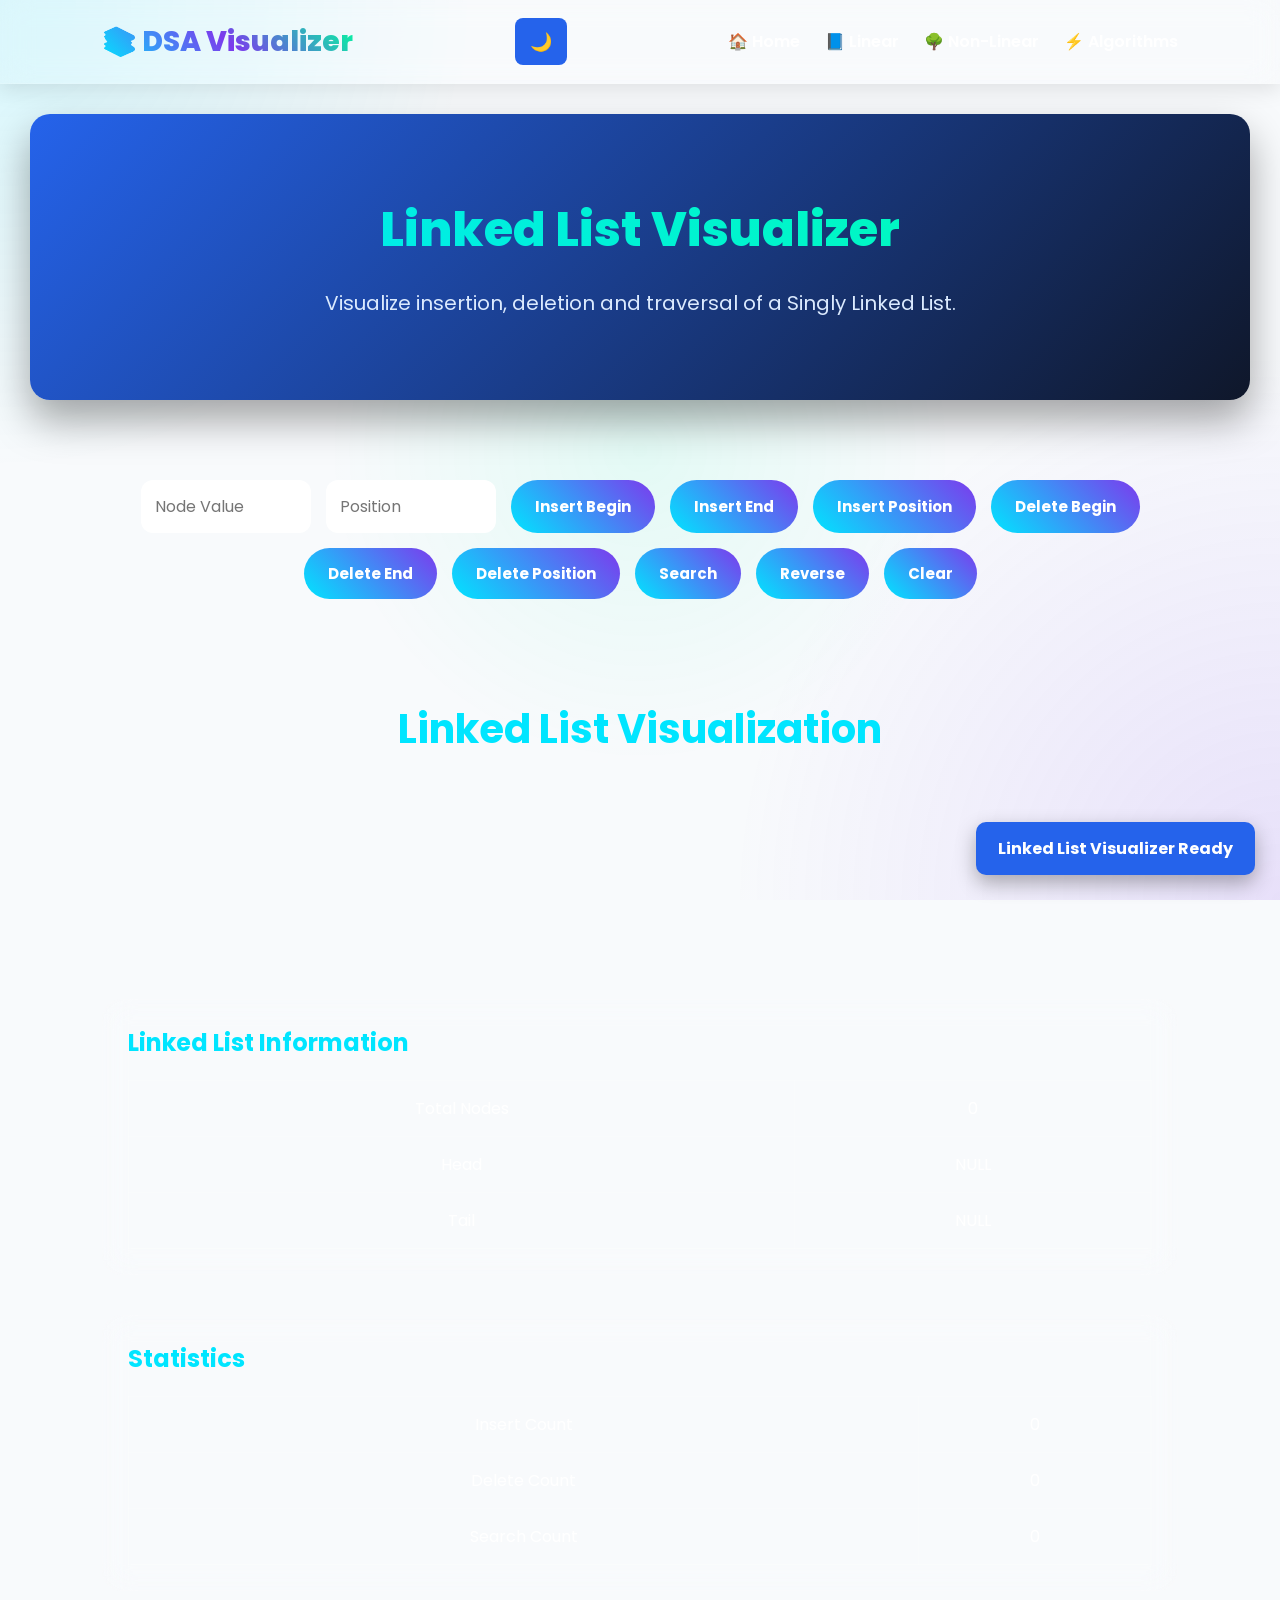
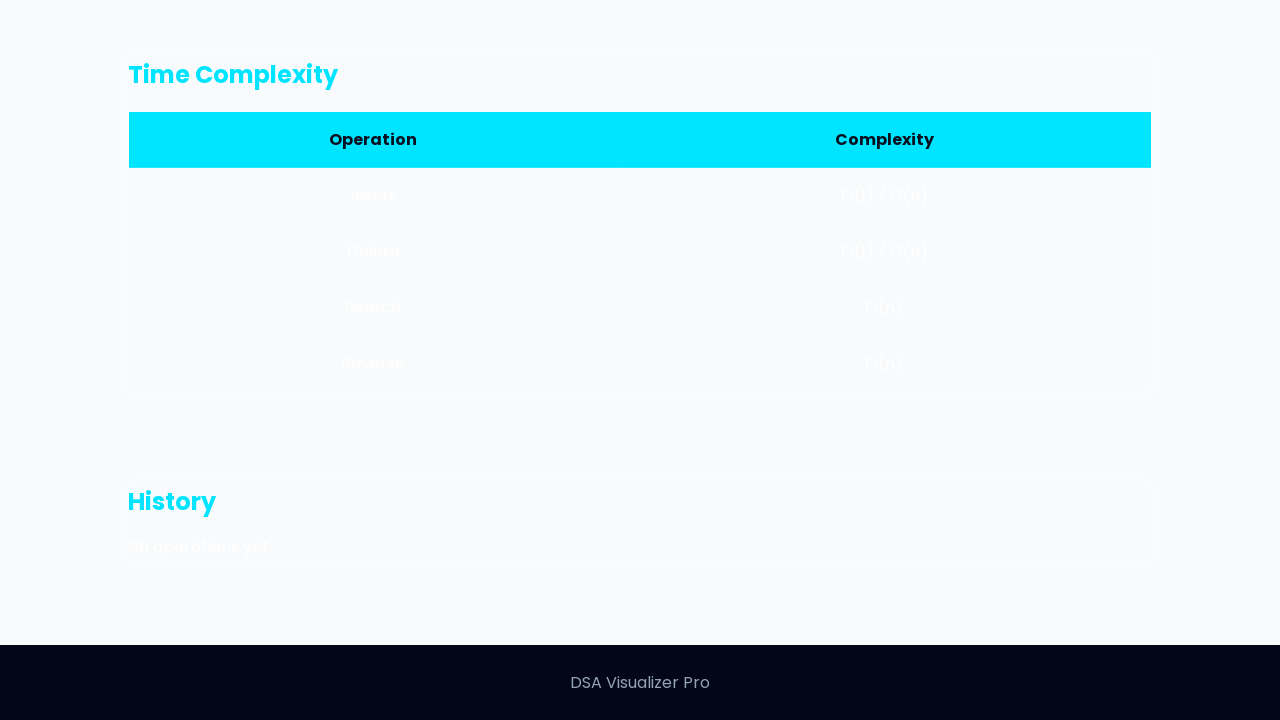
<file: linkedlist.html>
<!DOCTYPE html>
<html lang="en">

<head>

<meta charset="UTF-8">

<meta name="viewport"
content="width=device-width, initial-scale=1.0">

<title>Linked List Visualizer</title>

<link rel="stylesheet" href="css/style.css">

</head>

<body>

<nav class="navbar">

    <div class="logo">

        📚 DSA Visualizer

    </div>

    <button id="themeBtn">

        🌙

    </button>

    <ul class="nav-links">

        <li><a href="index.html">🏠 Home</a></li>

        <li><a href="linear.html">📘 Linear</a></li>

        <li><a href="nonlinear.html">🌳 Non-Linear</a></li>

        <li><a href="algorithms.html">⚡ Algorithms</a></li>

    </ul>

</nav>

<section class="hero">

<h1>Linked List Visualizer</h1>

<p>

Visualize insertion, deletion and traversal of a Singly Linked List.

</p>

</section>

<section class="controls">

<input
id="nodeValue"
type="number"
placeholder="Node Value">

<input
id="nodePosition"
type="number"
placeholder="Position">

<button id="insertBegin">

Insert Begin

</button>

<button id="insertEnd">

Insert End

</button>

<button id="insertPos">

Insert Position

</button>

<button id="deleteBegin">

Delete Begin

</button>

<button id="deleteEnd">

Delete End

</button>

<button id="deletePos">

Delete Position

</button>

<button id="searchBtn">

Search

</button>

<button id="reverseBtn">

Reverse

</button>

<button id="clearBtn">

Clear

</button>

</section>

<section class="visualizer">

    <h2>Linked List Visualization</h2>

    <div id="linkedListContainer" class="linkedlist-container">

    </div>

</section>

<section class="panel">

    <h2>Linked List Information</h2>

    <table>

        <tr>
            <td>Total Nodes</td>
            <td id="totalNodes">0</td>
        </tr>

        <tr>
            <td>Head</td>
            <td id="headNode">NULL</td>
        </tr>

        <tr>
            <td>Tail</td>
            <td id="tailNode">NULL</td>
        </tr>

    </table>

</section>

<section class="panel">

    <h2>Statistics</h2>

    <table>

        <tr>
            <td>Insert Count</td>
            <td id="insertCount">0</td>
        </tr>

        <tr>
            <td>Delete Count</td>
            <td id="deleteCount">0</td>
        </tr>

        <tr>
            <td>Search Count</td>
            <td id="searchCount">0</td>
        </tr>

    </table>

</section>

<section class="panel">

    <h2>Time Complexity</h2>

    <table>

        <tr>

            <th>Operation</th>

            <th>Complexity</th>

        </tr>

        <tr>

            <td>Insert</td>

            <td>O(1) / O(n)</td>

        </tr>

        <tr>

            <td>Delete</td>

            <td>O(1) / O(n)</td>

        </tr>

        <tr>

            <td>Search</td>

            <td>O(n)</td>

        </tr>

        <tr>

            <td>Reverse</td>

            <td>O(n)</td>

        </tr>

    </table>

</section>

<section class="panel">

    <h2>History</h2>

    <div id="historyBox">

        No operations yet.

    </div>

</section>

<footer>

    DSA Visualizer Pro

</footer>

<script src="js/linkedlist.js"></script>
<script src="js/theme.js"></script>

</body>

</html>
</file>
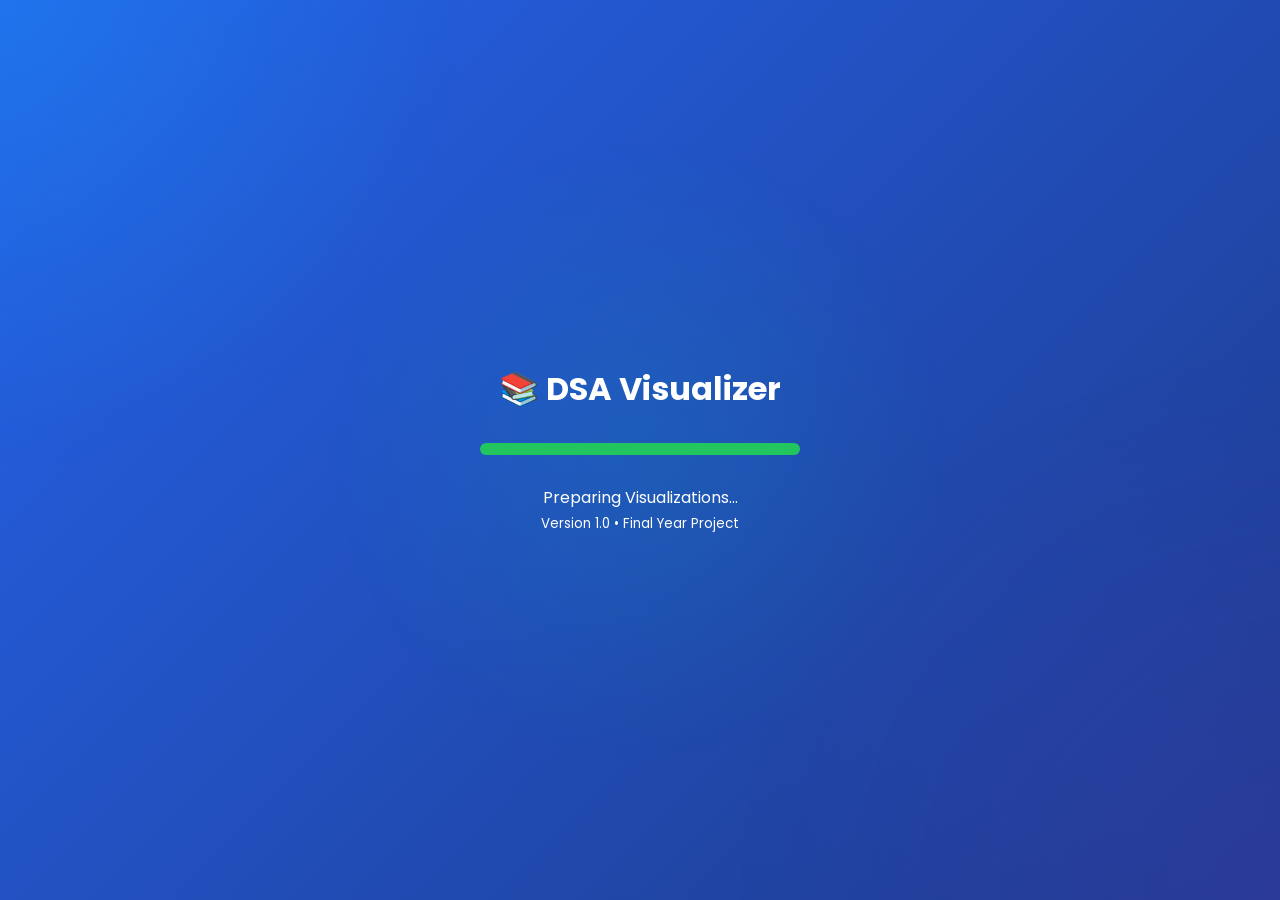
<file: loader.html>
<!DOCTYPE html>
<html lang="en">

<head>

<meta charset="UTF-8">

<meta name="viewport"
content="width=device-width,initial-scale=1.0">

<title>DSA Visualizer</title>

<link rel="stylesheet" href="css/style.css">

</head>

<body class="loader-body">

<div class="loader-container">

<h1>

📚 DSA Visualizer

</h1>

<div class="loader">

<div class="loader-bar"></div>

</div>

<p>

Preparing Visualizations...

</p>

<small>

Version 1.0 • Final Year Project

</small>

</div>

<script>

setTimeout(()=>{

window.location.replace("index.html");

},1800);

</script>
<script src="js/theme.js"></script>

</body>

</html>
</file>
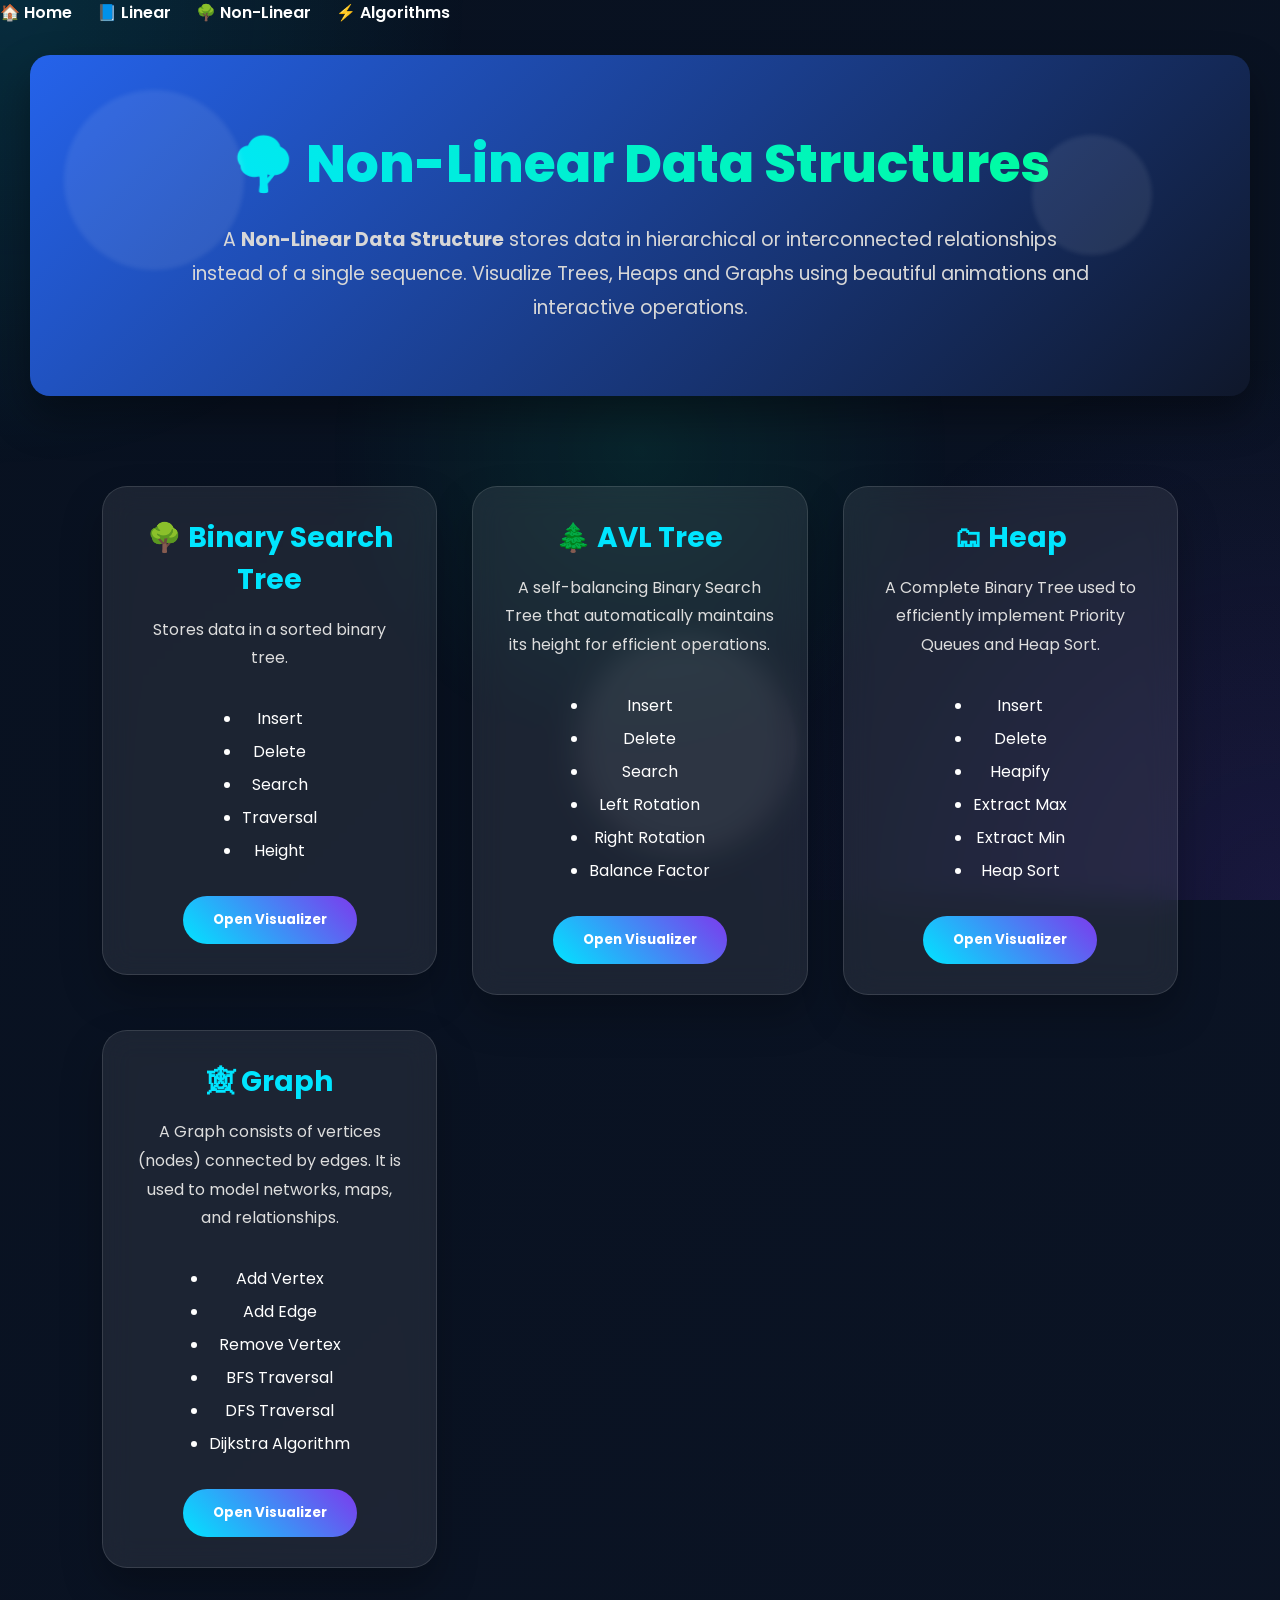
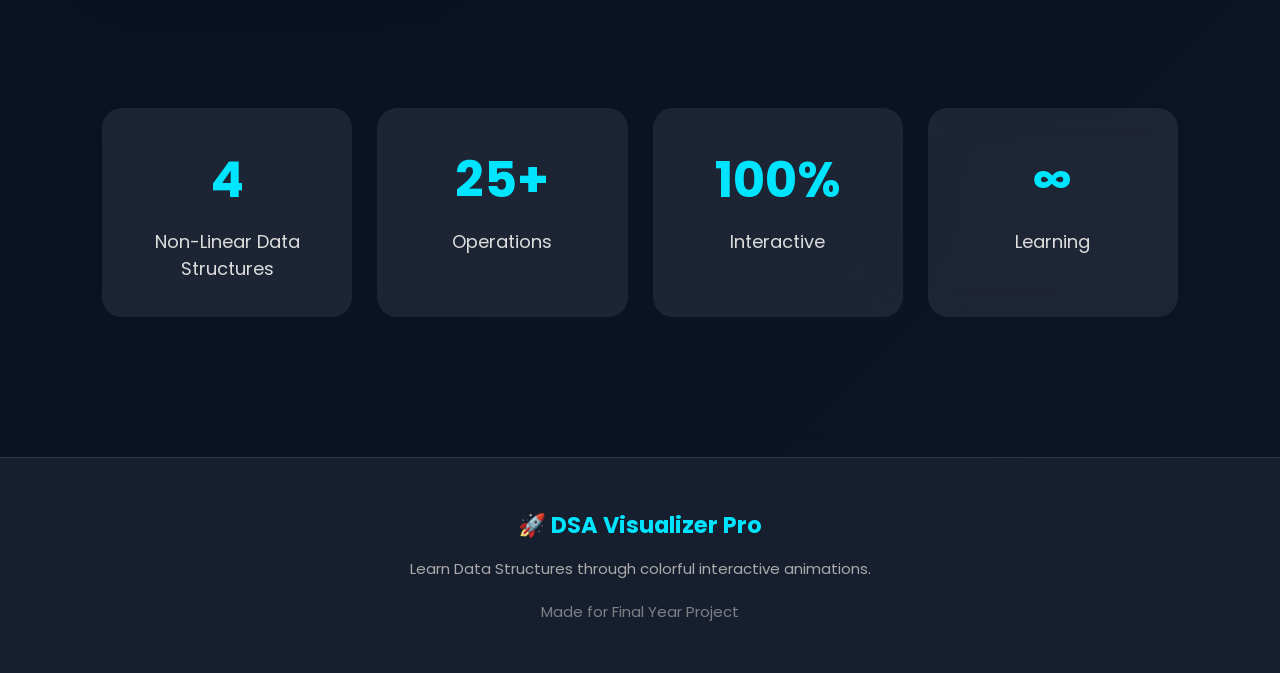
<file: nonlinear.html>
<!DOCTYPE html>
<html lang="en">
<head>
<meta charset="UTF-8">
<meta name="viewport" content="width=device-width, initial-scale=1.0">
<title>Non-Linear Data Structures | DSA Visualizer Pro</title>

<link rel="stylesheet" href="css/style.css">

<link href="https://fonts.googleapis.com/css2?family=Poppins:wght@300;400;500;600;700;800&display=swap" rel="stylesheet">

<style>

*{
margin:0;
padding:0;
box-sizing:border-box;
font-family:'Poppins',sans-serif;
}

body{
background:linear-gradient(135deg,#081120,#0f172a,#1e1b4b);
background-size:400% 400%;
animation:bgAnimation 12s ease infinite;
color:white;
overflow-x:hidden;
min-height:100vh;
}

@keyframes bgAnimation{
0%{background-position:0% 50%;}
50%{background-position:100% 50%;}
100%{background-position:0% 50%;}
}

/* Floating Background */

.circle{
position:fixed;
border-radius:50%;
background:rgba(255,255,255,.08);
animation:float 12s infinite linear;
filter:blur(2px);
}

.c1{
width:180px;
height:180px;
top:10%;
left:5%;
}

.c2{
width:120px;
height:120px;
right:10%;
top:15%;
animation-duration:16s;
}

.c3{
width:220px;
height:220px;
bottom:5%;
left:45%;
animation-duration:20s;
}

@keyframes float{

0%{
transform:translateY(0) rotate(0deg);
}

50%{
transform:translateY(-35px) rotate(180deg);
}

100%{
transform:translateY(0) rotate(360deg);
}

}

/* Navbar */

nav{

position:sticky;
top:0;

display:flex;

justify-content:space-between;

align-items:center;

padding:18px 8%;

background:rgba(255,255,255,.08);

backdrop-filter:blur(15px);

border-bottom:1px solid rgba(255,255,255,.1);

z-index:999;

}

.logo{

font-size:28px;

font-weight:800;

background:linear-gradient(45deg,#00e5ff,#7c3aed,#00ff9d);

-webkit-background-clip:text;

-webkit-text-fill-color:transparent;

}

.back-btn{

padding:12px 25px;

background:linear-gradient(45deg,#00c6ff,#7c3aed);

border:none;

border-radius:40px;

color:white;

font-weight:bold;

cursor:pointer;

transition:.4s;

}

.back-btn:hover{

transform:translateY(-5px);

box-shadow:0 15px 25px rgba(0,229,255,.4);

}

/* Hero */

.hero{

text-align:center;

padding:70px 10%;

}

.hero h1{

font-size:52px;

margin-bottom:20px;

background:linear-gradient(45deg,#00e5ff,#00ff95);

-webkit-background-clip:text;

-webkit-text-fill-color:transparent;

}

.hero p{

font-size:19px;

line-height:1.8;

color:#d7d7d7;

max-width:900px;

margin:auto;

}

/* Cards */

.container{

padding:60px 8%;

display:grid;

grid-template-columns:repeat(auto-fit,minmax(300px,1fr));

gap:35px;

}

.card{

background:rgba(255,255,255,.08);

backdrop-filter:blur(15px);

border-radius:25px;

padding:30px;

border:1px solid rgba(255,255,255,.12);

transition:.5s;

box-shadow:0 20px 40px rgba(0,0,0,.25);

}

.card:hover{

transform:translateY(-12px) scale(1.03);

box-shadow:0 25px 45px rgba(0,229,255,.35);

}

.card h2{

font-size:28px;

margin-bottom:15px;

color:#00e5ff;

}

.card p{

line-height:1.8;

color:#ddd;

margin-bottom:25px;

}

.card ul{

margin-bottom:25px;

padding-left:20px;

}

.card li{

margin:8px 0;

}

.open-btn{

padding:14px 30px;

border:none;

border-radius:40px;

background:linear-gradient(45deg,#00e5ff,#7c3aed);

color:white;

font-weight:bold;

cursor:pointer;

transition:.4s;

}

.open-btn:hover{

transform:scale(1.08);

box-shadow:0 15px 30px rgba(0,229,255,.4);

}

footer{

text-align:center;

padding:40px;

color:#aaa;

font-size:15px;

}

@media(max-width:768px){

.hero h1{
font-size:36px;
}

.hero p{
font-size:16px;
}

nav{
padding:15px 5%;
}

.logo{
font-size:22px;
}

}

/* Statistics */

.stats{

display:grid;

grid-template-columns:repeat(auto-fit,minmax(220px,1fr));

gap:25px;

padding:80px 8%;

}

.stat-box{

background:rgba(255,255,255,.08);

padding:35px;

border-radius:20px;

text-align:center;

backdrop-filter:blur(15px);

transition:.4s;

}

.stat-box:hover{

transform:translateY(-10px);

box-shadow:0 20px 40px rgba(0,229,255,.35);

}

.stat-box h1{

font-size:50px;

color:#00e5ff;

margin-bottom:10px;

}

.stat-box p{

font-size:18px;

color:#ddd;

}

/* Footer */

footer{

padding:50px;

text-align:center;

background:rgba(255,255,255,.05);

margin-top:60px;

border-top:1px solid rgba(255,255,255,.1);

}

footer h2{

color:#00e5ff;

margin-bottom:15px;

} 

</style>
</head>

<body>

<div class="circle c1"></div>
<div class="circle c2"></div>
<div class="circle c3"></div>

<ul class="nav-links">

    <li>

        <a href="index.html">

            🏠 Home

        </a>

    </li>

    <li>

        <a href="linear.html">

            📘 Linear

        </a>

    </li>

    <li>

        <a href="nonlinear.html">

            🌳 Non-Linear

        </a>

    </li>

    <li>

        <a href="algorithms.html">

            ⚡ Algorithms

        </a>

    </li>

</ul>
<section class="hero">

<h1>🌳 Non-Linear Data Structures</h1>

<p>

A <strong>Non-Linear Data Structure</strong>
stores data in hierarchical or interconnected
relationships instead of a single sequence.

Visualize Trees, Heaps and Graphs using
beautiful animations and interactive operations.

</p>

</section>

<section class="container">

<div class="card">

<h2>🌳 Binary Search Tree</h2>

<p>

Stores data in a sorted binary tree.

</p>

<ul>

<li>Insert</li>
<li>Delete</li>
<li>Search</li>
<li>Traversal</li>
<li>Height</li>

</ul>

<button class="open-btn">
Open Visualizer
</button>

</div>

<div class="card">

<h2>🌲 AVL Tree</h2>

<p>

A self-balancing Binary Search Tree that automatically
maintains its height for efficient operations.

</p>

<ul>

<li>Insert</li>

<li>Delete</li>

<li>Search</li>

<li>Left Rotation</li>

<li>Right Rotation</li>

<li>Balance Factor</li>

</ul>

<button class="open-btn">
Open Visualizer
</button>

</div>

<div class="card">

<h2>🗂 Heap</h2>

<p>

A Complete Binary Tree used to efficiently
implement Priority Queues and Heap Sort.

</p>

<ul>

<li>Insert</li>

<li>Delete</li>

<li>Heapify</li>

<li>Extract Max</li>

<li>Extract Min</li>

<li>Heap Sort</li>

</ul>

<button class="open-btn">
Open Visualizer
</button>

</div>

<div class="card">

<h2>🕸 Graph</h2>

<p>

A Graph consists of vertices (nodes) connected
by edges. It is used to model networks,
maps, and relationships.

</p>

<ul>

<li>Add Vertex</li>

<li>Add Edge</li>

<li>Remove Vertex</li>

<li>BFS Traversal</li>

<li>DFS Traversal</li>

<li>Dijkstra Algorithm</li>

</ul>

<button class="open-btn">
Open Visualizer
</button>

</div>

</section>


<!-- ===========================
     STATISTICS SECTION
============================ -->

<section class="stats">

    <div class="stat-box">
        <h1>4</h1>
       <p>Non-Linear Data Structures</p>
    </div>

    <div class="stat-box">
        <h1>25+</h1>
        <p>Operations</p>
    </div>

    <div class="stat-box">
        <h1>100%</h1>
        <p>Interactive</p>
    </div>

    <div class="stat-box">
        <h1>∞</h1>
        <p>Learning</p>
    </div>

</section>

<footer>

<h2>🚀 DSA Visualizer Pro</h2>

<p>

Learn Data Structures through colorful
interactive animations.

</p>

<p style="margin-top:20px;opacity:.7;">
Made for Final Year Project
</p>

</footer>

<script>

// Array Button

document.querySelectorAll(".open-btn")[0].onclick=function(){

location.href="bst.html";

};

// Stack Button

document.querySelectorAll(".open-btn")[1].onclick=function(){

location.href="avl.html";

};

// Queue Button

document.querySelectorAll(".open-btn")[2].onclick=function(){

location.href="heap.html";

};

// Linked List Button

document.querySelectorAll(".open-btn")[3].onclick=function(){

location.href="graph.html";

};

// Card Animation

const cards=document.querySelectorAll(".card");

const observer=new IntersectionObserver(entries=>{

entries.forEach(entry=>{

if(entry.isIntersecting){

entry.target.style.opacity="1";

entry.target.style.transform="translateY(0px)";

}

});

});

cards.forEach(card=>{

card.style.opacity="0";

card.style.transform="translateY(80px)";

card.style.transition="1s";

observer.observe(card);

});

</script>
<script src="js/theme.js"></script>

</body>
</html>
</file>
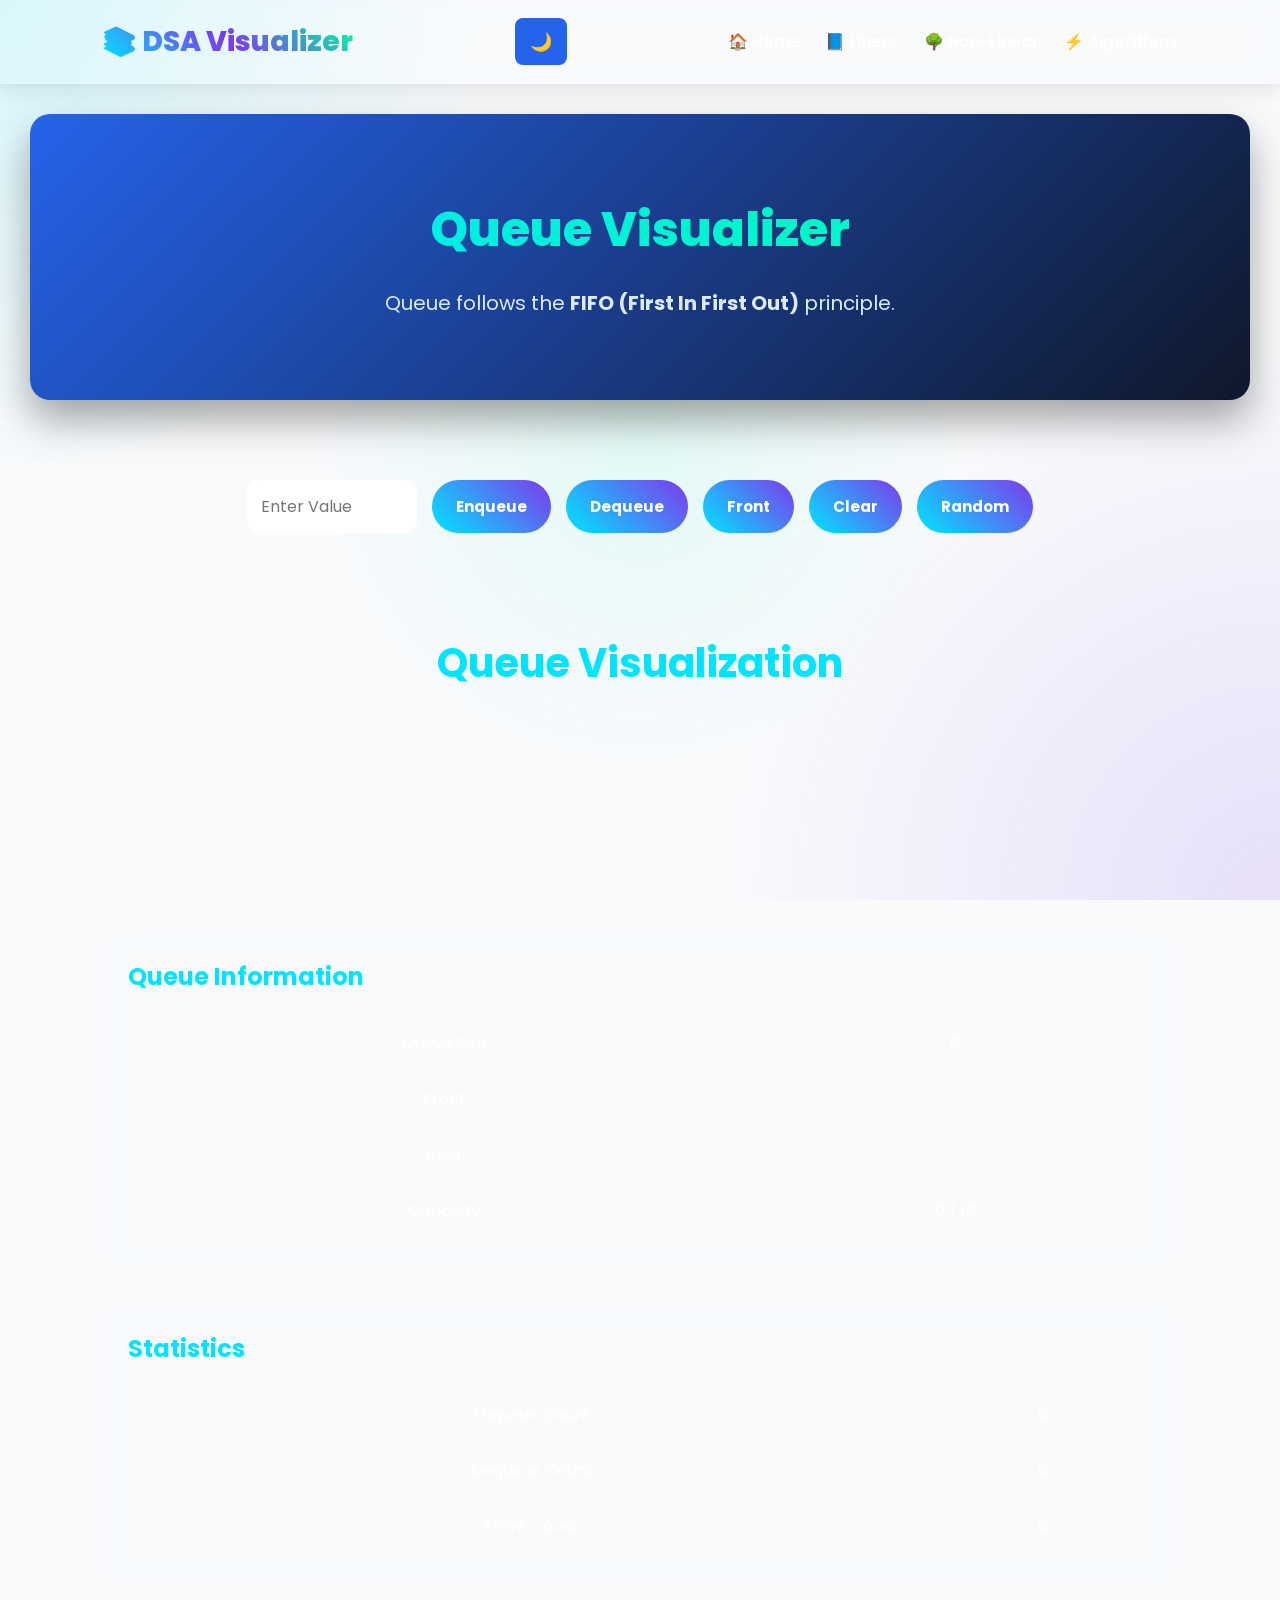
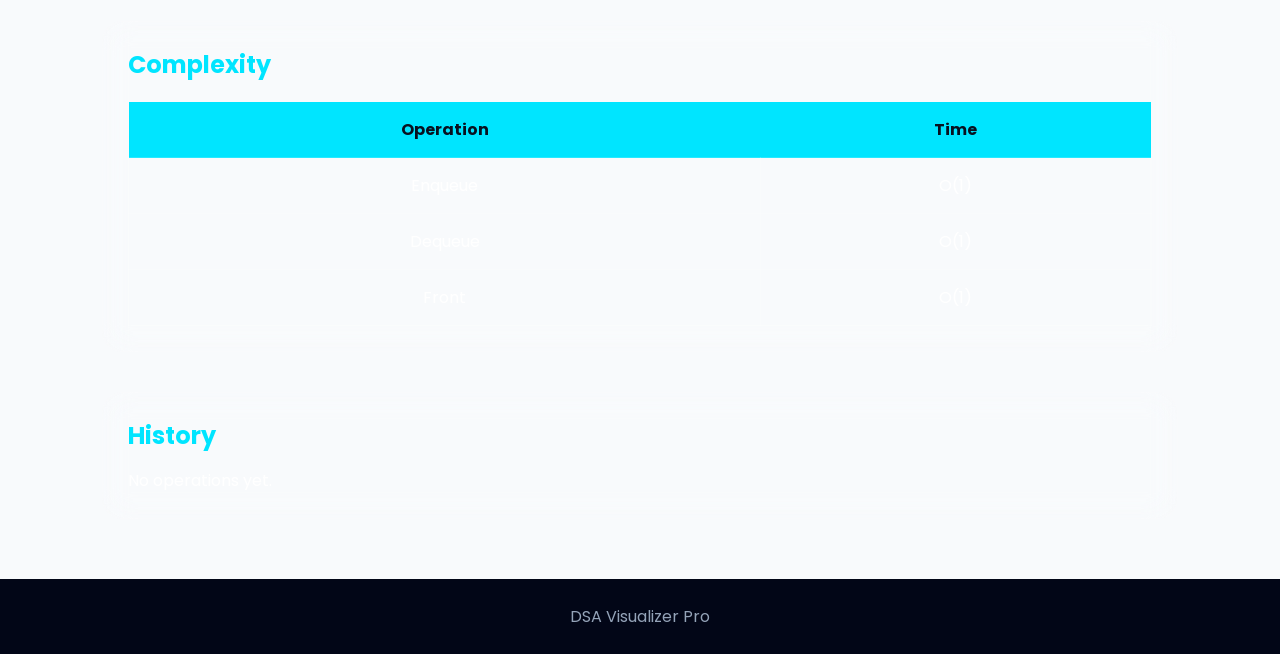
<file: queue.html>
<!DOCTYPE html>
<html lang="en">

<head>

<meta charset="UTF-8">

<meta name="viewport"
content="width=device-width, initial-scale=1.0">

<title>Queue Visualizer | DSA Visualizer Pro</title>

<link rel="stylesheet" href="css/style.css">

</head>

<body>

<nav class="navbar">

    <div class="logo">

        📚 DSA Visualizer

    </div>

    <button id="themeBtn">

        🌙

    </button>

    <ul class="nav-links">

        <li><a href="index.html">🏠 Home</a></li>

        <li><a href="linear.html">📘 Linear</a></li>

        <li><a href="nonlinear.html">🌳 Non-Linear</a></li>

        <li><a href="algorithms.html">⚡ Algorithms</a></li>

    </ul>

</nav>

<section class="hero">

<h1>Queue Visualizer</h1>

<p>

Queue follows the
<strong>FIFO (First In First Out)</strong>
principle.

</p>

</section>

<section class="controls">

<input
id="queueValue"
type="number"
placeholder="Enter Value">

<button id="enqueueBtn">

Enqueue

</button>

<button id="dequeueBtn">

Dequeue

</button>

<button id="frontBtn">

Front

</button>

<button id="clearBtn">

Clear

</button>

<button id="randomBtn">

Random

</button>

</section>

<section class="visualizer">

    <h2>Queue Visualization</h2>

    <div id="queueContainer" class="queue-container">

    </div>

</section>

<section class="panel">

    <h2>Queue Information</h2>

    <table>

        <tr>
            <td>Queue Size</td>
            <td id="queueSize">0</td>
        </tr>

        <tr>
            <td>Front</td>
            <td id="queueFront">-</td>
        </tr>

        <tr>
            <td>Rear</td>
            <td id="queueRear">-</td>
        </tr>

        <tr>
            <td>Capacity</td>
            <td id="queueCapacity">0 / 10</td>
        </tr>

    </table>

</section>

<section class="panel">

    <h2>Statistics</h2>

    <table>

        <tr>
            <td>Enqueue Count</td>
            <td id="enqueueCount">0</td>
        </tr>

        <tr>
            <td>Dequeue Count</td>
            <td id="dequeueCount">0</td>
        </tr>

        <tr>
            <td>Front Count</td>
            <td id="frontCount">0</td>
        </tr>

    </table>

</section>

<section class="panel">

    <h2>Complexity</h2>

    <table>

        <tr>
            <th>Operation</th>
            <th>Time</th>
        </tr>

        <tr>
            <td>Enqueue</td>
            <td>O(1)</td>
        </tr>

        <tr>
            <td>Dequeue</td>
            <td>O(1)</td>
        </tr>

        <tr>
            <td>Front</td>
            <td>O(1)</td>
        </tr>

    </table>

</section>

<section class="panel">

    <h2>History</h2>

    <div id="queueHistory">

        No operations yet.

    </div>

</section>

<footer>

    DSA Visualizer Pro

</footer>

<script src="js/queue.js"></script>
<script src="js/theme.js"></script>

</body>

</html>
</file>
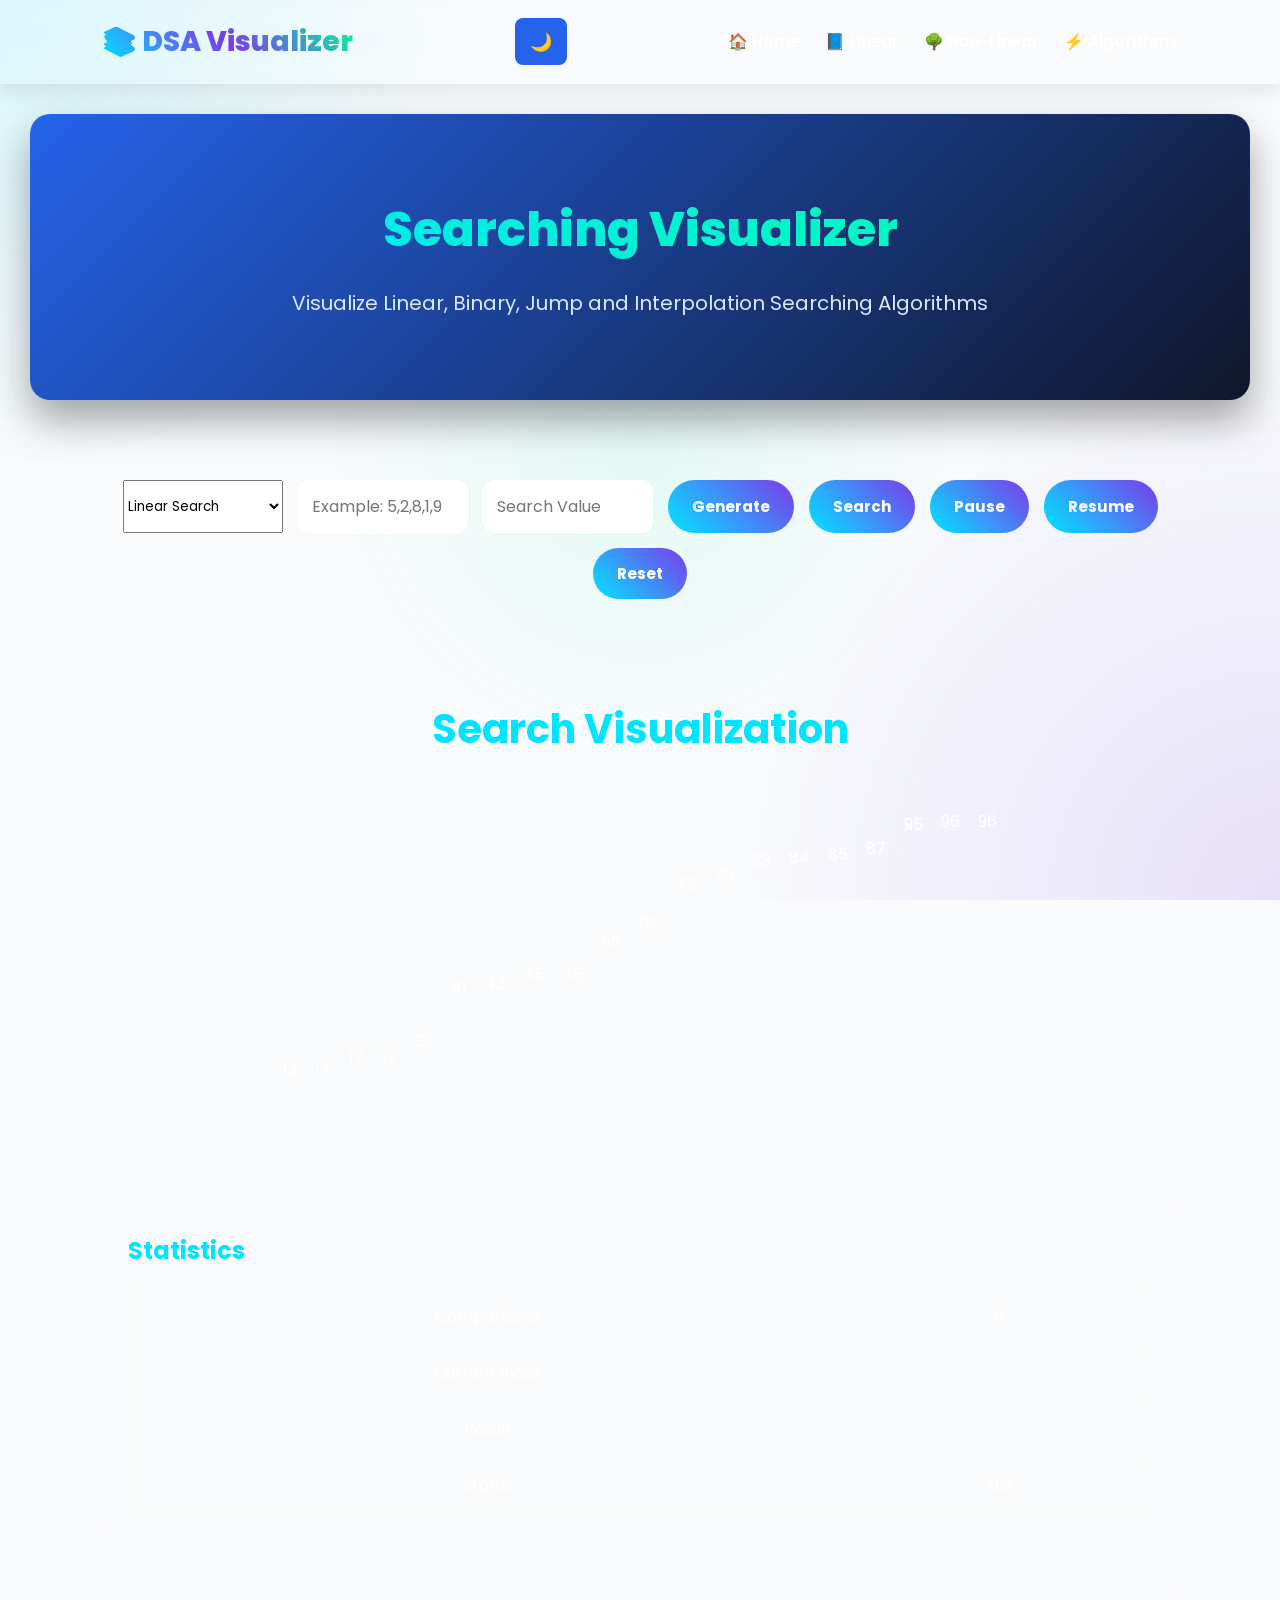
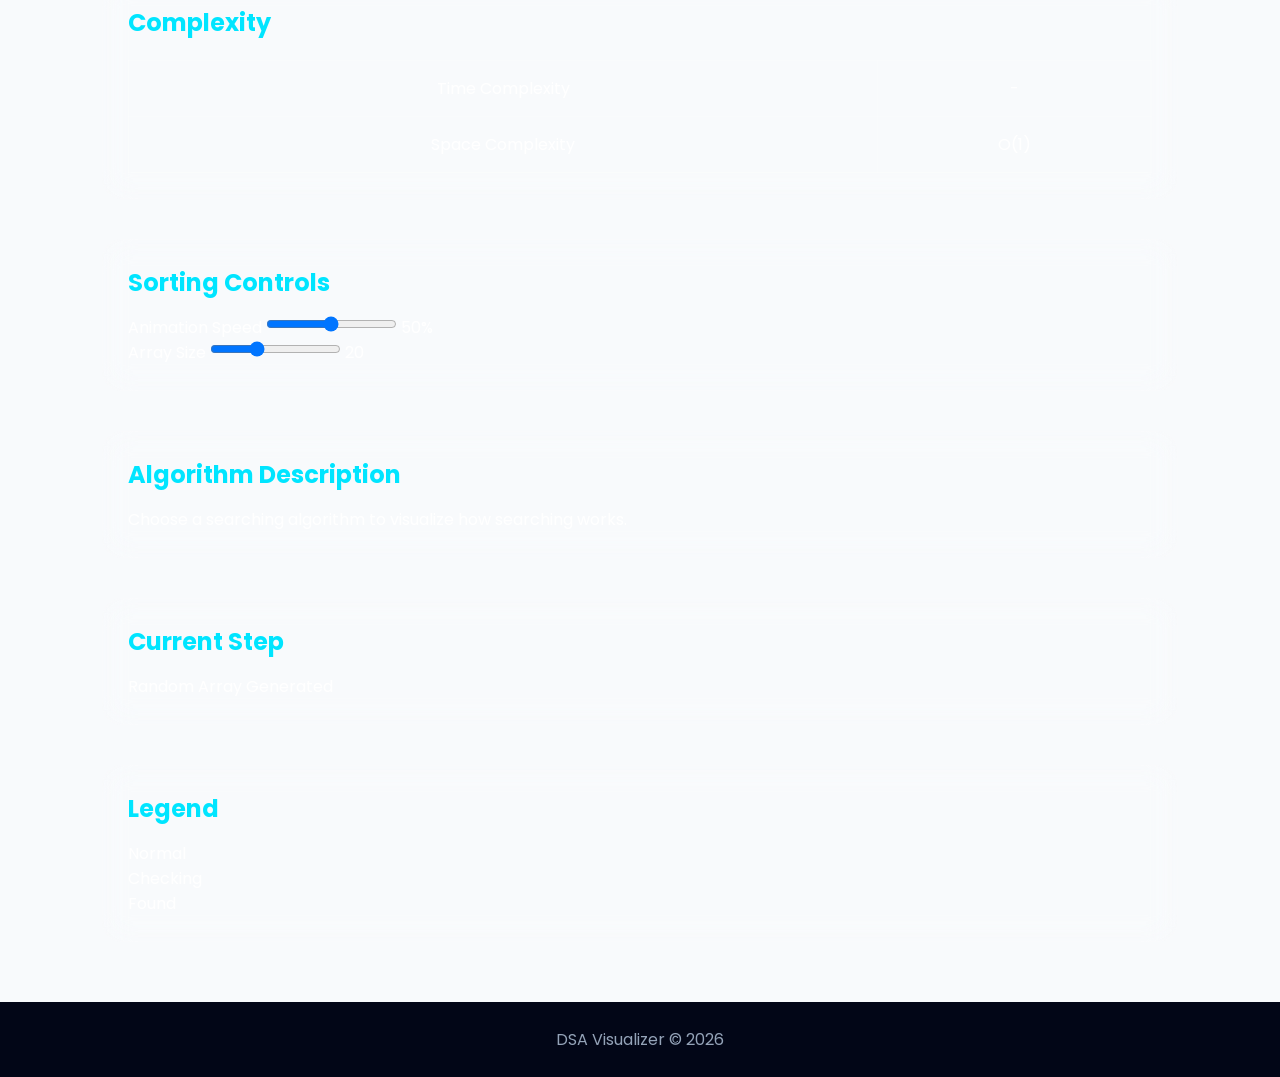
<file: searching.html>
<!DOCTYPE html>
<html lang="en">

<head>

    <meta charset="UTF-8">

    <meta name="viewport"
          content="width=device-width, initial-scale=1.0">

    <title>Searching Visualizer</title>

    <link rel="stylesheet"
          href="css/style.css">

</head>

<body>

<nav class="navbar">

    <div class="logo">

        📚 DSA Visualizer

    </div>

    <button id="themeBtn">

        🌙

    </button>

    <ul class="nav-links">

        <li><a href="index.html">🏠 Home</a></li>

        <li><a href="linear.html">📘 Linear</a></li>

        <li><a href="nonlinear.html">🌳 Non-Linear</a></li>

        <li><a href="algorithms.html">⚡ Algorithms</a></li>

    </ul>

</nav>

<section class="hero">

    <h1>

Searching Visualizer

</h1>

    <p>

        Visualize Linear, Binary,
Jump and Interpolation Searching Algorithms

    </p>

</section>

<section class="controls">

<select id="algorithm">

    <option value="linear">

        Linear Search

    </option>

    <option value="binary">

        Binary Search

    </option>

    <option value="jump">

        Jump Search

    </option>

    <option value="interpolation">

        Interpolation Search

    </option>

</select>

<input
id="arrayInput"
type="text"
placeholder="Example: 5,2,8,1,9">

<input
id="searchValue"
type="number"
placeholder="Search Value">

<button id="generateBtn">

Generate

</button>

<button id="startBtn">

Search

</button>

<button id="pauseBtn">

Pause

</button>

<button id="resumeBtn">

Resume

</button>

<button id="resetBtn">

Reset

</button>

</section>

<section class="visualizer">

    <h2>

Search Visualization

</h2>

    <div id="arrayContainer">

    </div>

</section>

<section class="panel">

<h2>

Statistics

</h2>

<table>

<tr>

<td>Comparisons</td>

<td id="comparisonCount">

0

</td>

</tr>

<tr>

<td>Current Index</td>

<td id="currentIndex">

-

</td>

</tr>

<tr>

<td>Result</td>

<td id="searchResult">

-

</td>

</tr>

<tr>

<td>Status</td>

<td id="searchStatus">

Idle

</td>

</tr>

</table>

</section>

<section class="panel">

<h2>

Complexity

</h2>

<table>

<tr>

<td>Time Complexity</td>

<td id="timeComplexity">

-

</td>

</tr>

<tr>

<td>Space Complexity</td>

<td id="spaceComplexity">

O(1)

</td>

</tr>

</table>

</section>



<section class="panel">

<h2>

Sorting Controls

</h2>

<div class="slider-group">

<label>

Animation Speed

</label>

<input
type="range"
id="speedSlider"
min="1"
max="100"
value="50">

<span id="speedValue">

50%

</span>

</div>

<div class="slider-group">

<label>

Array Size

</label>

<input
type="range"
id="sizeSlider"
min="5"
max="50"
value="20">

<span id="sizeValue">

20

</span>

</div>

</section>

<section class="panel">

<h2>

Algorithm Description

</h2>



<p id="algorithmDescription">

Choose a searching algorithm
to visualize how searching works.

</p>

</section>

<section class="panel">

<h2>

Current Step

</h2>

<div id="currentStep">

Waiting for Search...

</div>

</section>

<section class="panel">

<h2>

Legend

</h2>

<div class="legend">

<div>

<span class="legend-box default-box"></span>

Normal

</div>

<div>

<span class="legend-box compare-box"></span>

Checking

</div>

<div>

<span class="legend-box sorted-box"></span>

Found

</div>

</div>

</section>










<footer>

    DSA Visualizer © 2026

</footer>

<script src="js/searching.js"></script>

<script src="js/theme.js"></script>

<div id="toast"></div>

</body>

</html>
</file>
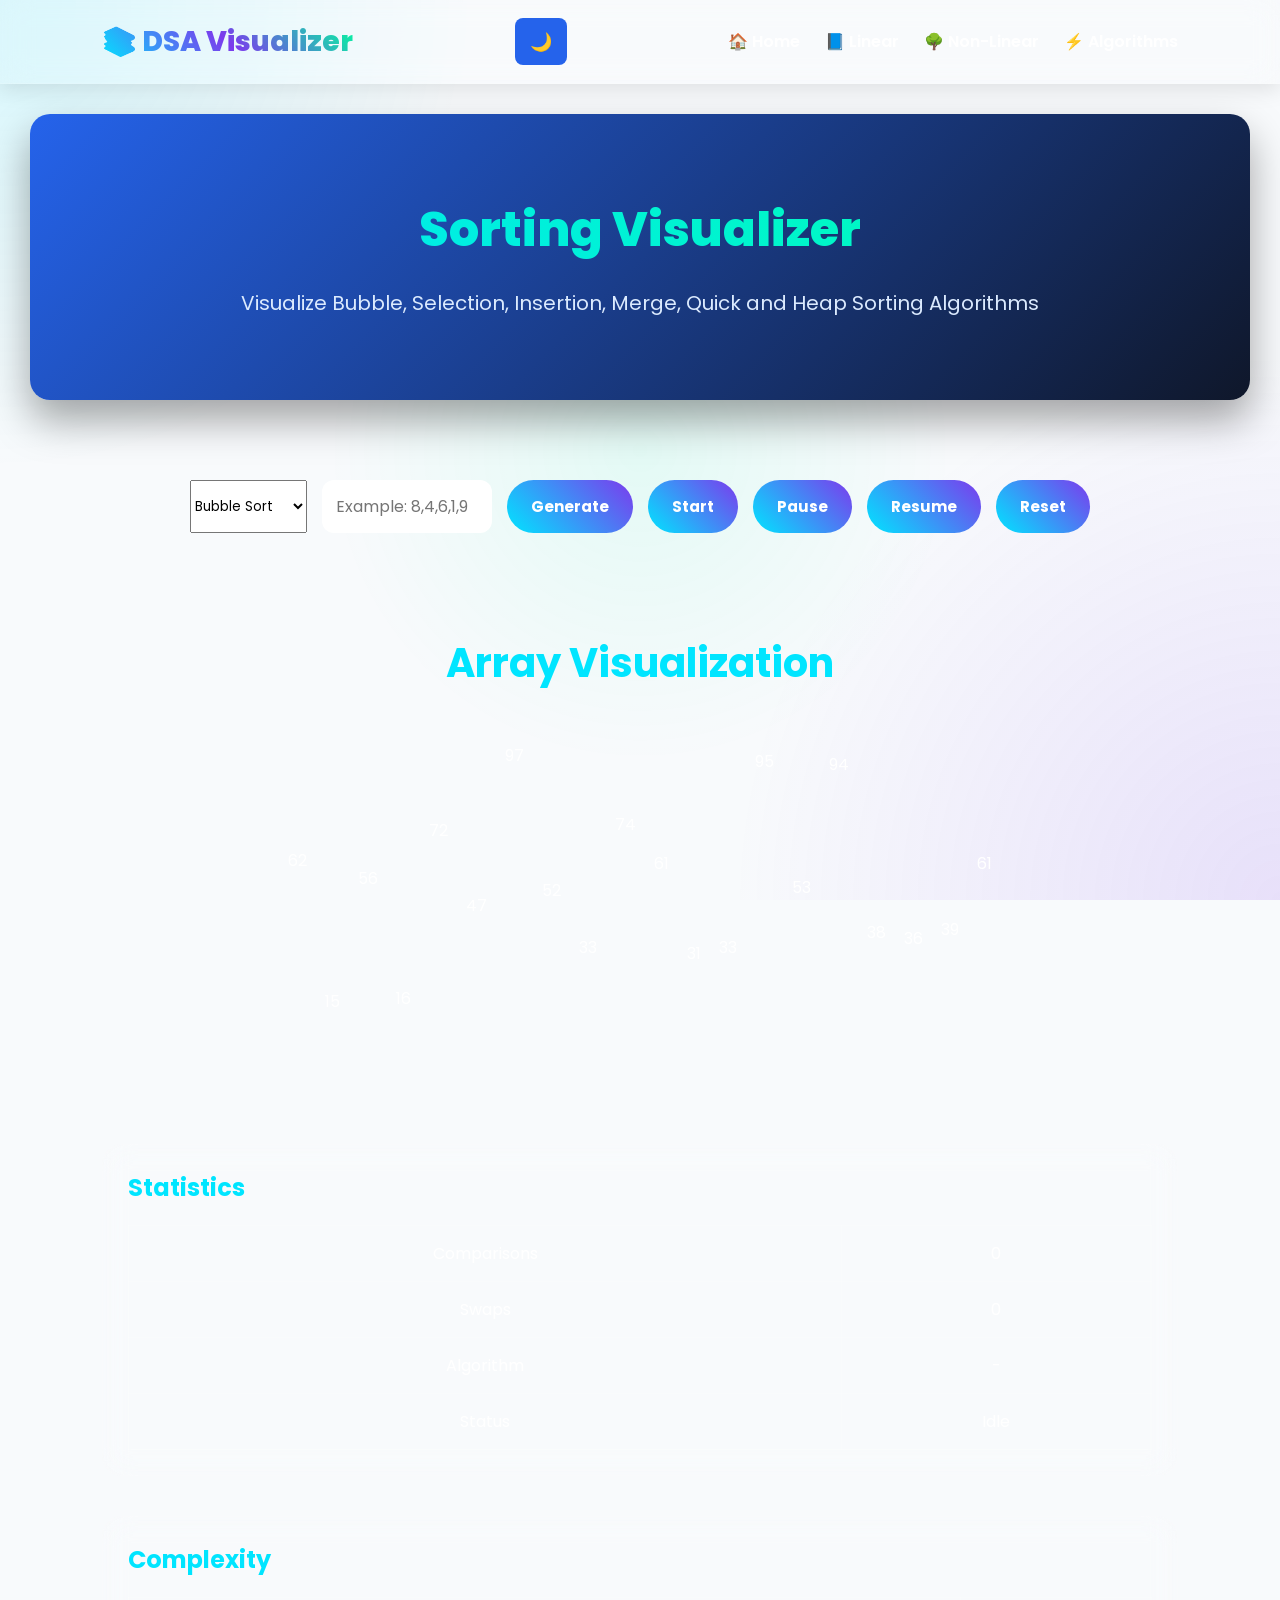
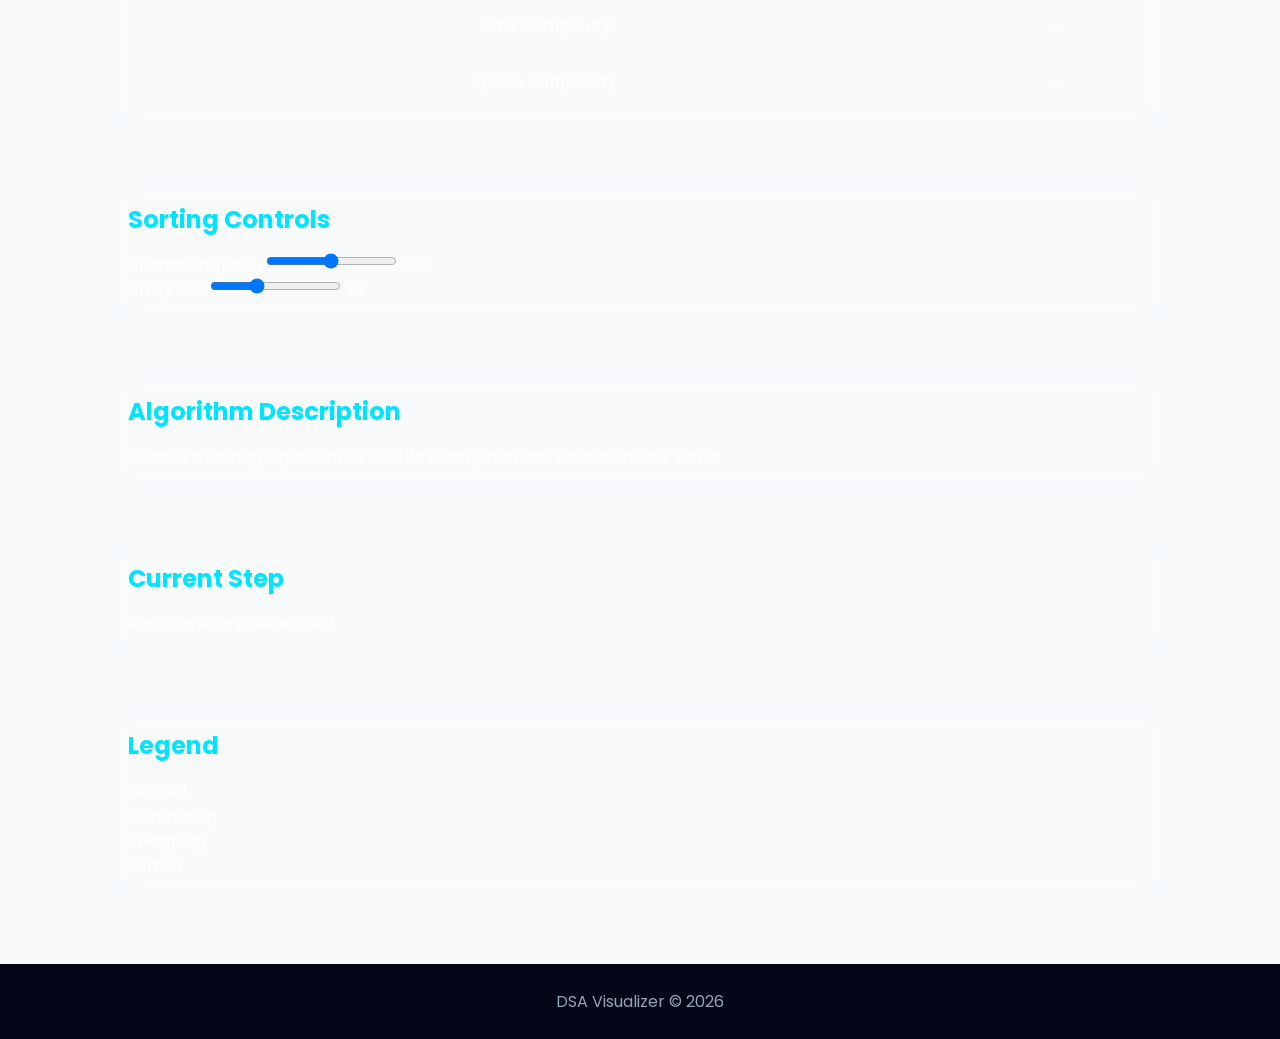
<file: sorting.html>
<!DOCTYPE html>
<html lang="en">

<head>

    <meta charset="UTF-8">

    <meta name="viewport"
          content="width=device-width, initial-scale=1.0">

    <title>Sorting Visualizer</title>

    <link rel="stylesheet"
          href="css/style.css">

</head>

<body>

<nav class="navbar">

    <div class="logo">

        📚 DSA Visualizer

    </div>

    <button id="themeBtn">

        🌙

    </button>

    <ul class="nav-links">

        <li><a href="index.html">🏠 Home</a></li>

        <li><a href="linear.html">📘 Linear</a></li>

        <li><a href="nonlinear.html">🌳 Non-Linear</a></li>

        <li><a href="algorithms.html">⚡ Algorithms</a></li>

    </ul>

</nav>

<section class="hero">

    <h1>

        Sorting Visualizer

    </h1>

    <p>

        Visualize Bubble, Selection, Insertion,
        Merge, Quick and Heap Sorting Algorithms

    </p>

</section>

<section class="controls">

    <select id="algorithm">

        <option value="bubble">
            Bubble Sort
        </option>

        <option value="selection">
            Selection Sort
        </option>

        <option value="insertion">
            Insertion Sort
        </option>

        <option value="merge">
            Merge Sort
        </option>

        <option value="quick">
            Quick Sort
        </option>

        <option value="heap">
            Heap Sort
        </option>

    </select>

    <input
        id="arrayInput"
        type="text"
        placeholder="Example: 8,4,6,1,9">

    <button id="generateBtn">

        Generate

    </button>

    <button id="startBtn">

        Start

    </button>

    <button id="pauseBtn">

        Pause

    </button>

    <button id="resumeBtn">

        Resume

    </button>

    <button id="resetBtn">

        Reset

    </button>

</section>

<section class="visualizer">

    <h2>

        Array Visualization

    </h2>

    <div id="arrayContainer">

    </div>

</section>

<section class="panel">

<h2>

Statistics

</h2>

<table>

<tr>
<td>Comparisons</td>
<td id="comparisonCount">0</td>
</tr>

<tr>
<td>Swaps</td>
<td id="swapCount">0</td>
</tr>

<tr>
<td>Algorithm</td>
<td id="currentAlgorithm">-</td>
</tr>

<tr>
<td>Status</td>
<td id="sortStatus">Idle</td>
</tr>

</table>

</section>

<section class="panel">

<h2>

Complexity

</h2>

<table>

<tr>
<td>Time Complexity</td>
<td id="timeComplexity">-</td>
</tr>

<tr>
<td>Space Complexity</td>
<td id="spaceComplexity">-</td>
</tr>

</table>

</section>




<section class="panel">

<h2>

Sorting Controls

</h2>

<div class="slider-group">

<label>

Animation Speed

</label>

<input
type="range"
id="speedSlider"
min="1"
max="100"
value="50">

<span id="speedValue">

50%

</span>

</div>

<div class="slider-group">

<label>

Array Size

</label>

<input
type="range"
id="sizeSlider"
min="5"
max="50"
value="20">

<span id="sizeValue">

20

</span>

</div>

</section>

<section class="panel">

<h2>

Algorithm Description

</h2>

<p id="algorithmDescription">

Choose a sorting algorithm to view its
description and visualize how it works.

</p>

</section>

<section class="panel">

<h2>

Current Step

</h2>

<div id="currentStep">

Waiting to Start...

</div>

</section>

<section class="panel">

<h2>

Legend

</h2>

<div class="legend">

<div>

<span class="legend-box default-box"></span>

Normal

</div>

<div>

<span class="legend-box compare-box"></span>

Comparing

</div>

<div>

<span class="legend-box swap-box"></span>

Swapping

</div>

<div>

<span class="legend-box sorted-box"></span>

Sorted

</div>

</div>

</section>










<footer>

    DSA Visualizer © 2026

</footer>

<script src="js/sorting.js"></script>

<script src="js/theme.js"></script>

<div id="toast"></div>

</body>

</html>
</file>
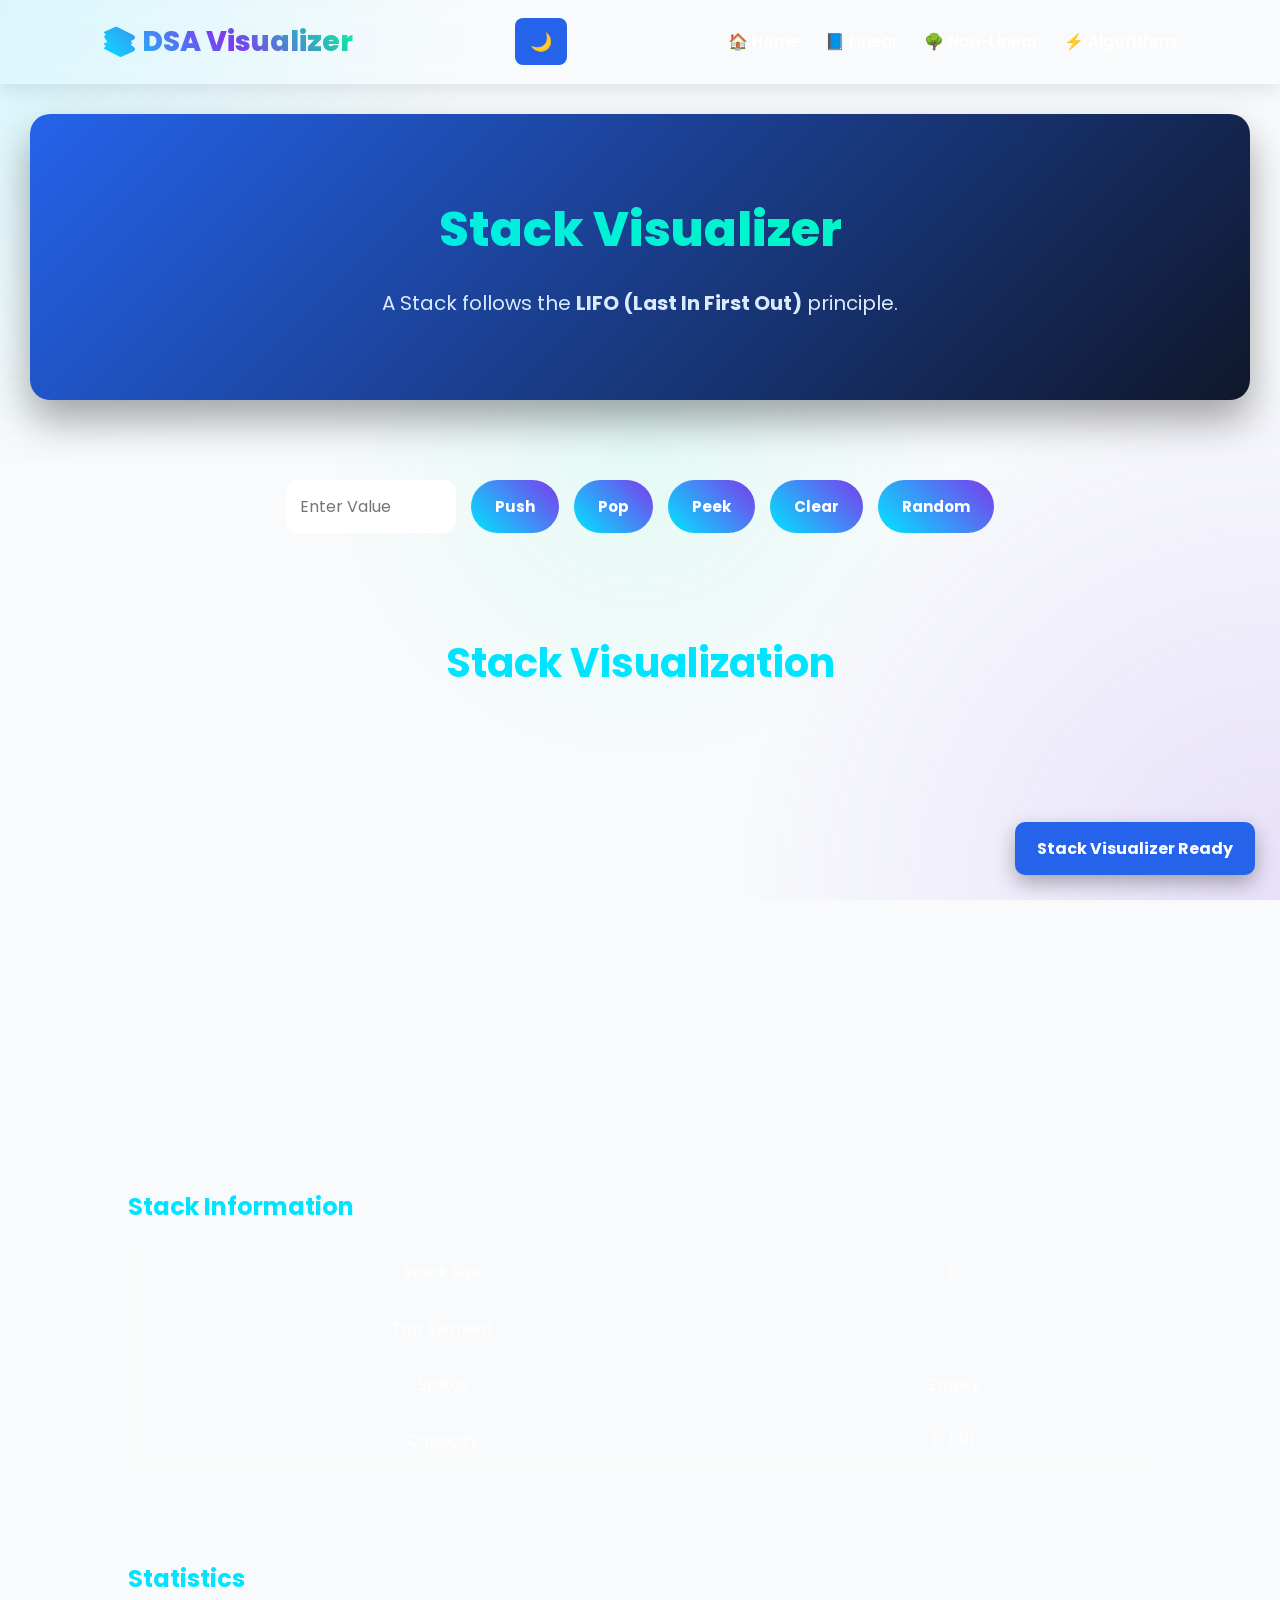
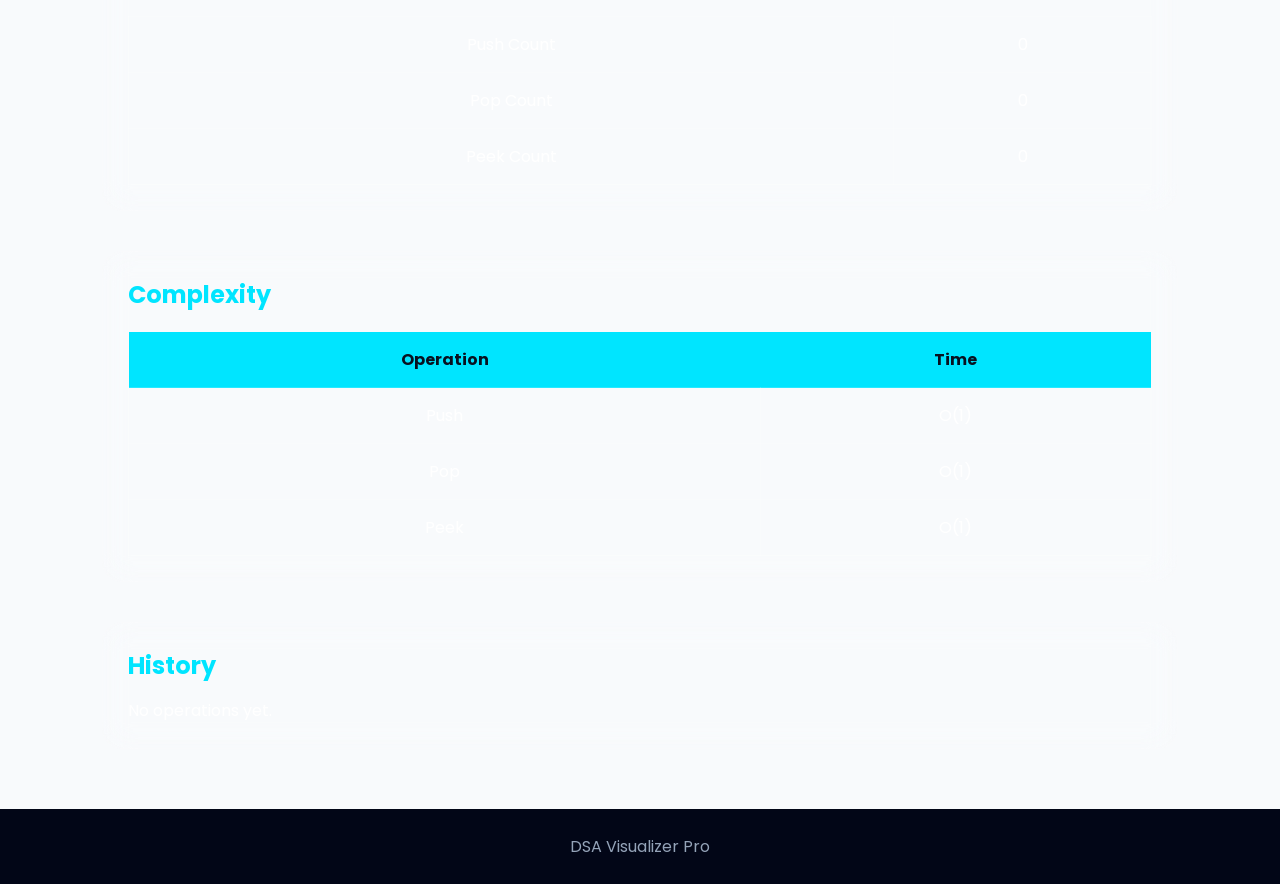
<file: stack.html>
<!DOCTYPE html>
<html lang="en">

<head>

<meta charset="UTF-8">
<meta name="viewport" content="width=device-width, initial-scale=1.0">

<title>Stack Visualizer | DSA Visualizer Pro</title>

<link rel="stylesheet" href="css/style.css">

</head>

<body>

<nav class="navbar">

    <div class="logo">

        📚 DSA Visualizer

    </div>

    <button id="themeBtn">

        🌙

    </button>

    <ul class="nav-links">

        <li><a href="index.html">🏠 Home</a></li>

        <li><a href="linear.html">📘 Linear</a></li>

        <li><a href="nonlinear.html">🌳 Non-Linear</a></li>

        <li><a href="algorithms.html">⚡ Algorithms</a></li>

    </ul>

</nav>

<section class="hero">

<h1>Stack Visualizer</h1>

<p>

A Stack follows the <strong>LIFO (Last In First Out)</strong> principle.

</p>

</section>

<section class="controls">

<input
id="stackValue"
type="number"
placeholder="Enter Value">

<button id="pushBtn">

Push

</button>

<button id="popBtn">

Pop

</button>

<button id="peekBtn">

Peek

</button>

<button id="clearBtn">

Clear

</button>

<button id="randomBtn">

Random

</button>

</section>

<section class="visualizer">

<h2>Stack Visualization</h2>

<div id="stackContainer" class="stack-container">

</div>

</section>

<section class="panel">

<h2>Stack Information</h2>

<table>

<tr>

<td>Stack Size</td>

<td id="stackSize">0</td>

</tr>

<tr>

<td>Top Element</td>

<td id="stackTop">-</td>

</tr>

<tr>

<td>Status</td>

<td id="stackStatus">Empty</td>

</tr>

<tr>

<td>Capacity</td>

<td id="stackCapacity">0 / 10</td>

</tr>

</table>

</section>

<section class="panel">

<h2>Statistics</h2>

<table>

<tr>

<td>Push Count</td>

<td id="pushCount">0</td>

</tr>

<tr>

<td>Pop Count</td>

<td id="popCount">0</td>

</tr>

<tr>

<td>Peek Count</td>

<td id="peekCount">0</td>

</tr>

</table>

</section>

<section class="panel">

<h2>Complexity</h2>

<table>

<tr>

<th>Operation</th>

<th>Time</th>

</tr>

<tr>

<td>Push</td>

<td>O(1)</td>

</tr>

<tr>

<td>Pop</td>

<td>O(1)</td>

</tr>

<tr>

<td>Peek</td>

<td>O(1)</td>

</tr>

</table>

</section>

<section class="panel">

<h2>History</h2>

<div id="stackHistory">

No operations yet.

</div>

</section>

<footer>

DSA Visualizer Pro

</footer>

<script src="js/stack.js"></script>
<script src="js/theme.js"></script>

</body>

</html>
</file>
<file: css/style.css>
/* ===========================================
   DSA VISUALIZER PRO
   STYLE.CSS
=========================================== */

@import url('https://fonts.googleapis.com/css2?family=Poppins:wght@300;400;500;600;700;800&display=swap');

*{
margin:0;
padding:0;
box-sizing:border-box;
font-family:'Poppins',sans-serif;
}

html{
scroll-behavior:smooth;
}

body{

background:#081120;
color:white;
overflow-x:hidden;
min-height:100vh;

}

/*==========================
Animated Background
==========================*/

body::before{

content:"";

position:fixed;

width:100%;
height:100%;

background:

radial-gradient(circle at top left,#00E5FF22,transparent 30%),

radial-gradient(circle at bottom right,#7C3AED22,transparent 35%),

radial-gradient(circle at center,#00FFAA15,transparent 40%);

z-index:-10;

animation:bgMove 12s linear infinite alternate;

}

@keyframes bgMove{

from{

transform:scale(1);

}

to{

transform:scale(1.15);

}

}

/*==========================
Floating Circles
==========================*/

.bg-circle{

position:fixed;

border-radius:50%;

background:rgba(255,255,255,.05);

backdrop-filter:blur(8px);

animation:float 12s linear infinite;

z-index:-5;

}

.c1{

width:220px;
height:220px;

top:5%;
left:3%;

}

.c2{

width:160px;
height:160px;

right:5%;
top:20%;

animation-duration:18s;

}

.c3{

width:260px;
height:260px;

bottom:5%;
left:40%;

animation-duration:22s;

}

@keyframes float{

0%{

transform:
translateY(0)
rotate(0deg);

}

50%{

transform:
translateY(-40px)
rotate(180deg);

}

100%{

transform:
translateY(0)
rotate(360deg);

}

}

/*==========================
Navbar
==========================*/

header{

position:sticky;

top:0;

display:flex;

justify-content:space-between;

align-items:center;

padding:18px 8%;

background:rgba(255,255,255,.08);

backdrop-filter:blur(18px);

border-bottom:1px solid rgba(255,255,255,.1);

z-index:999;

}

.logo{

font-size:30px;

font-weight:800;

background:

linear-gradient(45deg,

#00E5FF,

#7C3AED,

#00FFAA);

-webkit-background-clip:text;

-webkit-text-fill-color:transparent;

}

.backBtn{

padding:13px 30px;

border:none;

border-radius:40px;

cursor:pointer;

font-size:16px;

font-weight:700;

background:

linear-gradient(45deg,

#00E5FF,

#7C3AED);

color:white;

transition:.35s;

}

.backBtn:hover{

transform:translateY(-5px);

box-shadow:

0 15px 30px

rgba(0,229,255,.4);

}

/*==========================
Hero
==========================*/

.hero{

padding:70px 10%;

text-align:center;

}

.hero h1{

font-size:58px;

font-weight:800;

margin-bottom:20px;

background:

linear-gradient(45deg,

#00E5FF,

#00FFAA);

-webkit-background-clip:text;

-webkit-text-fill-color:transparent;

}

.hero p{

font-size:20px;

max-width:900px;

margin:auto;

line-height:1.8;

color:#d7d7d7;

}

/*==========================
Cards
==========================*/

.info{

padding:30px 8%;

display:grid;

grid-template-columns:

repeat(auto-fit,minmax(280px,1fr));

gap:30px;

}

.card{

background:rgba(255,255,255,.92);

backdrop-filter:blur(12px);

border-radius:18px;

padding:30px;

text-align:center;

text-decoration:none;

transition:.35s;

box-shadow:0 10px 25px rgba(0,0,0,.12);

border:1px solid rgba(255,255,255,.4);

}

.card:hover{

transform:translateY(-12px) scale(1.04);

box-shadow:0 20px 40px rgba(37,99,235,.25);

}

.card:hover{

transform:translateY(-12px);

box-shadow:

0 20px 40px

rgba(0,229,255,.35);

}

.card h2{

margin-bottom:18px;

color:#00E5FF;

}

.card p{

line-height:1.8;

color:#ddd;

}

/*==========================
Control Panel
==========================*/

.controls{

padding:50px 8%;

display:flex;

flex-wrap:wrap;

justify-content:center;

gap:15px;

}

.controls input{

width:170px;

padding:14px;

font-size:16px;

border:none;

border-radius:12px;

outline:none;

background:white;

color:#111;

transition:.3s;

}

.controls input:focus{

box-shadow:0 0 15px #00E5FF;

}

.controls button{

padding:14px 24px;

border:none;

border-radius:40px;

cursor:pointer;

font-size:15px;

font-weight:700;

background:linear-gradient(45deg,#00E5FF,#7C3AED);

color:white;

transition:.35s;

}

.controls button:hover{

transform:translateY(-5px);

box-shadow:0 15px 30px rgba(0,229,255,.35);

}

/*==========================
Visualization
==========================*/

.visualizer{

padding:50px 8%;

text-align:center;

}

.visualizer h2{

font-size:40px;

margin-bottom:30px;

color:#00E5FF;

}

#arrayContainer{

display:flex;

justify-content:center;

align-items:flex-end;

flex-wrap:wrap;

gap:18px;

min-height:130px;

padding:20px;

}

/*==========================
Array Box
==========================*/

.array-box{

width:80px;

height:80px;

display:flex;

justify-content:center;

align-items:center;

border-radius:15px;

font-size:28px;

font-weight:bold;

background:linear-gradient(45deg,#00E5FF,#7C3AED);

box-shadow:0 10px 25px rgba(0,229,255,.35);

transition:.45s;

user-select:none;

}

.array-box:hover{

transform:translateY(-12px) scale(1.08);

}

/* Different States */

.current{

background:linear-gradient(45deg,#FACC15,#F97316)!important;

}

.found{

background:linear-gradient(45deg,#22C55E,#15803D)!important;

}

.insert{

background:linear-gradient(45deg,#A855F7,#3B82F6)!important;

}

.delete{

background:linear-gradient(45deg,#EF4444,#991B1B)!important;

}

.sorted{

background:linear-gradient(45deg,#16A34A,#22C55E)!important;

}

/*==========================
Panels
==========================*/

.panel{

margin:40px 8%;

padding:25px;

background:rgba(255,255,255,.08);

backdrop-filter:blur(15px);

border-radius:20px;

border:1px solid rgba(255,255,255,.08);

}

.panel h2{

margin-bottom:15px;

color:#00E5FF;

}

#console{

background:#111827;

padding:15px;

border-radius:12px;

min-height:120px;

line-height:1.8;

overflow:auto;

}

#codeBox{

background:#0F172A;

padding:20px;

border-radius:12px;

overflow:auto;

color:#22C55E;

font-size:15px;

}

/*==========================
Complexity Table
==========================*/

table{

width:100%;

border-collapse:collapse;

margin-top:20px;

}

table th{

background:#00E5FF;

color:#081120;

padding:15px;

}

table td{

padding:15px;

border:1px solid rgba(255,255,255,.15);

text-align:center;

}

table tr:hover{

background:rgba(255,255,255,.05);

}

/*==========================
Footer
==========================*/

footer{

margin-top:60px;

padding:30px;

text-align:center;

background:rgba(255,255,255,.05);

color:#bbb;

font-size:16px;

}

/*=================================
Responsive Design
=================================*/

@media(max-width:1200px){

.controls{

gap:12px;

}

.controls input{

width:160px;

}

.array-item{

width:75px;
height:75px;

font-size:26px;

}

}

@media(max-width:992px){

.hero h1{

font-size:48px;

}

.hero p{

font-size:18px;

}

.controls{

padding:40px 5%;

}

.info{

grid-template-columns:1fr;

}

}

@media(max-width:768px){

header{

padding:15px 5%;

flex-direction:column;

gap:15px;

}

.logo{

font-size:24px;

}

.hero{

padding:50px 5%;

}

.hero h1{

font-size:38px;

}

.hero p{

font-size:16px;

}

.controls{

flex-direction:column;

align-items:center;

}

.controls input{

width:90%;

max-width:320px;

}

.controls button{

width:90%;

max-width:320px;

}

.array-item{

width:65px;

height:65px;

font-size:22px;

}

.panel{

margin:25px 5%;

}

.visualizer{

padding:30px 5%;

}

}

@media(max-width:480px){

.hero h1{

font-size:30px;

}

.hero p{

font-size:15px;

}

.array-item{

width:55px;

height:55px;

font-size:18px;

}

table{

font-size:14px;

}

}

/*=================================
Fade Animation
=================================*/

.fade-in{

animation:fadeIn .8s ease;

}

@keyframes fadeIn{

from{

opacity:0;

transform:translateY(30px);

}

to{

opacity:1;

transform:translateY(0);

}

}

/*=================================
Pop Animation
=================================*/

.pop{

animation:pop .35s ease;

}

@keyframes pop{

0%{

transform:scale(.7);

}

60%{

transform:scale(1.15);

}

100%{

transform:scale(1);

}

}

/*=================================
Shake Animation
=================================*/

.shake{

animation:shake .4s;

}

@keyframes shake{

0%{transform:translateX(0);}

25%{transform:translateX(-6px);}

50%{transform:translateX(6px);}

75%{transform:translateX(-6px);}

100%{transform:translateX(0);}

}

/*=================================
Glow Animation
=================================*/

.glow{

animation:glow 1s infinite alternate;

}

@keyframes glow{

from{

box-shadow:0 0 10px #00E5FF;

}

to{

box-shadow:0 0 30px #00E5FF;

}

}

/*=================================
Slide Animation
=================================*/

.slide{

animation:slide .45s ease;

}

@keyframes slide{

from{

transform:translateX(-50px);

opacity:0;

}

to{

transform:translateX(0);

opacity:1;

}

}

/*=================================
Success Effect
=================================*/

.success{

background:#16A34A !important;

color:white;

}

/*=================================
Error Effect
=================================*/

.error{

background:#DC2626 !important;

color:white;

}

/*==========================
Array Wrapper
==========================*/

.array-wrapper{

display:flex;

flex-direction:column;

align-items:center;

gap:8px;

transition:.4s;

}

.array-index{

font-size:15px;

font-weight:700;

color:#00E5FF;

padding:5px 12px;

border-radius:8px;

background:rgba(255,255,255,.08);

backdrop-filter:blur(10px);

}

/* =====================================
   BST TREE
===================================== */

.bst-tree{

display:flex;

justify-content:center;

align-items:flex-start;

width:100%;

overflow:auto;

padding:40px;

}

.tree-node-wrapper{

display:flex;

flex-direction:column;

align-items:center;

margin:10px;

}

.tree-children{

display:flex;

justify-content:center;

align-items:flex-start;

gap:70px;

margin-top:50px;

position:relative;

}

.tree-child{

display:flex;

justify-content:center;

position:relative;

}

.bst-node{

width:60px;

height:60px;

border-radius:50%;

background:#4f46e5;

color:white;

display:flex;

align-items:center;

justify-content:center;

font-size:18px;

font-weight:bold;

box-shadow:0 0 20px rgba(79,70,229,.4);

transition:.3s;

}

.bst-node:hover{

transform:scale(1.1);

}

/* =====================================
   BST Animations
===================================== */

@keyframes pulse {

    0% {
        transform: scale(1);
    }

    50% {
        transform: scale(1.15);
    }

    100% {
        transform: scale(1);
    }

}

.highlight {

    animation: pulse 0.8s infinite;

}

.found {

    background: #10b981 !important;

    transform: scale(1.2);

}

/* =====================================================
   GLOBAL DESIGN SYSTEM
===================================================== */

:root{

    --primary:#2563eb;
    --primary-dark:#1d4ed8;

    --secondary:#06b6d4;

    --success:#22c55e;

    --danger:#ef4444;

    --warning:#f59e0b;

    --bg:#0f172a;

    --panel:#1e293b;

    --card:#334155;

    --text:#ffffff;

    --text-light:#cbd5e1;

    --border:#475569;

    --shadow:0 15px 35px rgba(0,0,0,.35);

    --radius:14px;

}

/* =====================================================
   SCROLLBAR
===================================================== */

::-webkit-scrollbar{

    width:10px;

}

::-webkit-scrollbar-track{

    background:#0f172a;

}

::-webkit-scrollbar-thumb{

    background:#3b82f6;

    border-radius:20px;

}

/* =====================================================
   CARD EFFECT
===================================================== */

.control-panel,
.visualization-panel,
.info-panel{

    background:var(--panel);

    border-radius:var(--radius);

    box-shadow:var(--shadow);

    border:1px solid var(--border);

}

/* =====================================================
   BUTTON EFFECT
===================================================== */

.array-btn{

    background:linear-gradient(
        135deg,
        var(--primary),
        var(--secondary)
    );

    border:none;

    color:white;

    cursor:pointer;

    font-weight:700;

}

.array-btn:hover{

    transform:

        translateY(-3px)
        scale(1.03);

}

/* =====================================================
   INPUT EFFECT
===================================================== */

input{

    border-radius:10px;

    border:1px solid var(--border);

    background:#0f172a;

    color:white;

}

/* =====================================================
   TABLE
===================================================== */

.info-table{

    width:100%;

}

.info-table td{

    padding:10px;

}

/* =====================================================
   HISTORY
===================================================== */

.history-box{

    max-height:180px;

    overflow:auto;

    padding:10px;

    border-radius:10px;

    background:#111827;

}

/* =====================================================
   HERO SECTION
===================================================== */

.hero{

    text-align:center;

    padding:80px 20px;

    background:linear-gradient(
        135deg,
        #2563eb,
        #0f172a
    );

    color:white;

    border-radius:20px;

    margin:30px;

    box-shadow:0 20px 40px rgba(0,0,0,.35);

}

.hero h1{

    font-size:48px;

    margin-bottom:20px;

}

.hero p{

    font-size:20px;

    color:#dbeafe;

    max-width:850px;

    margin:auto;

    line-height:1.7;

}

/* =====================================================
   HOME PAGE
===================================================== */

.cards-container{

    width:95%;

    margin:auto;

    padding:30px 0;

}

.cards-container h2{

    color:white;

    margin:35px 0 20px;

    font-size:30px;

}

/* =====================================================
   CARD GRID
===================================================== */

.card-grid{

    display:grid;

    grid-template-columns:
        repeat(auto-fit,minmax(260px,1fr));

    gap:25px;

}

/* =====================================================
   HOME CARD
===================================================== */

.card{

    background:#1e293b;

    color:white;

    text-decoration:none;

    padding:30px;

    border-radius:16px;

    border:1px solid #334155;

    box-shadow:0 12px 25px rgba(0,0,0,.25);

    display:flex;

    flex-direction:column;

    justify-content:center;

    align-items:center;

    min-height:180px;

}

.card:hover{

    transform:
        translateY(-10px)
        scale(1.03);

    background:#2563eb;

    border-color:#3b82f6;

}

/* =====================================================
   FOOTER
===================================================== */

footer{

    margin-top:60px;

    padding:25px;

    text-align:center;

    background:#020617;

    color:#94a3b8;

}

/* =====================================================
   LOGO
===================================================== */

.logo{

    font-size:30px;

    font-weight:bold;

    color:#3b82f6;

}

/* ==========================================
   BST TREE STYLES
========================================== */

.bst-tree{

    display:flex;

    justify-content:center;

    align-items:flex-start;

    flex-direction:column;

    width:100%;

}

.tree-node-wrapper{

display:flex;

flex-direction:column;

align-items:center;

position:relative;

margin:20px;

}

.tree-children{

    display:flex;

    justify-content:center;

    gap:40px;

    margin-top:25px;

}

.tree-child{

    display:flex;

    justify-content:center;

}

.tree-child{

position:relative;

display:flex;

justify-content:center;

}

.tree-child::before{

content:"";

position:absolute;

top:-32px;

width:2px;

height:32px;

background:#00e5ff;

}

.tree-children::before{

content:"";

position:absolute;

top:-32px;

left:25%;

right:25%;

height:2px;

background:#00e5ff;

}
.bst-node{

width:70px;

height:70px;

border-radius:50%;

background:linear-gradient(135deg,#00e5ff,#7c3aed);

display:flex;

justify-content:center;

align-items:center;

font-size:22px;

font-weight:bold;

color:white;

box-shadow:0 0 25px rgba(0,229,255,.5);

transition:.3s;

cursor:pointer;

}

.bst-node:hover{

    transform:scale(1.1);

}

.highlight{

    background:#f59e0b !important;

}

.found{

    background:#22c55e !important;

}

.bst-toast{

    position:fixed;

    bottom:25px;

    right:25px;

    padding:15px 25px;

    background:#2563eb;

    color:white;

    border-radius:10px;

    opacity:0;

    transition:.4s;

    z-index:9999;

}

.bst-toast.show{

    opacity:1;

}

/* ==========================
   ARRAY ANIMATION
========================== */

.compare{

background:#f59e0b !important;

transform:scale(1.1);

transition:.3s;

}

.swap{

background:#ef4444 !important;

transform:scale(1.15);

transition:.3s;

}

.maximum{

background:#8b5cf6 !important;

transform:scale(1.2);

box-shadow:0 0 20px #8b5cf6;

}

.compare{
    background:#f59e0b !important;
    transform:scale(1.1);
    transition:.3s;
}

.swap{
    background:#ef4444 !important;
    transform:scale(1.15);
    transition:.3s;
}

.maximum{
    background:#8b5cf6 !important;
    transform:scale(1.15);
}

.sorted{
    background:#22c55e !important;
}

.insert{
    background:#3b82f6 !important;
}

.delete{
    background:#dc2626 !important;
}

.found{
    background:#16a34a !important;
}

.stack-container{
    display:flex;
    flex-direction:column-reverse;
    align-items:center;
    justify-content:flex-start;
    min-height:400px;
    gap:10px;
}

.stack-box{
    width:120px;
    height:55px;
    background:linear-gradient(135deg,#00e5ff,#7c3aed);
    color:white;
    display:flex;
    align-items:center;
    justify-content:center;
    border-radius:10px;
    font-size:20px;
    font-weight:bold;
    box-shadow:0 8px 20px rgba(0,229,255,.4);
    transition:.3s;
}

.push-animation{
    animation:pushAnim .4s ease;
}

.pop-animation{
    animation:popAnim .4s ease;
}

@keyframes pushAnim{
    from{transform:translateY(-30px);opacity:0;}
    to{transform:translateY(0);opacity:1;}
}

@keyframes popAnim{
    from{transform:scale(1);}
    to{transform:scale(.7);opacity:0;}
}

/* STACK PAGE LAYOUT */

.container{

display:grid;

grid-template-columns:300px 1fr 320px;

gap:30px;

padding:60px 8%;

align-items:start;

}

.control-panel,
.visualization-panel,
.info-panel{
    background:#1e293b;
    padding:20px;
    border-radius:15px;
}

.stack-container{
    min-height:450px;
    display:flex;
    flex-direction:column-reverse;
    align-items:center;
    justify-content:flex-start;
    gap:12px;
}

.stack-box{
    width:140px;
    height:55px;
    border-radius:10px;
    background:linear-gradient(135deg,#00e5ff,#7c3aed);
    color:white;
    display:flex;
    justify-content:center;
    align-items:center;
    font-size:20px;
    font-weight:bold;
    box-shadow:0 8px 20px rgba(0,229,255,.4);
}

/* ==========================
   STACK
========================== */

.stack-container{

display:flex;

flex-direction:column-reverse;

align-items:center;

justify-content:flex-start;

gap:12px;

min-height:350px;

padding:20px;

}

.stack-box{

width:140px;

height:55px;

display:flex;

justify-content:center;

align-items:center;

background:linear-gradient(135deg,#00e5ff,#7c3aed);

color:white;

font-size:20px;

font-weight:bold;

border-radius:10px;

box-shadow:0 8px 20px rgba(0,229,255,.4);

transition:.3s;

}

.push-animation{

animation:pushAnim .4s ease;

}

@keyframes pushAnim{

0%{

transform:translateY(-40px);

opacity:0;

}

100%{

transform:translateY(0);

opacity:1;

}

}

/* ===========================================
   STACK ANIMATION
=========================================== */

.stack-box{

    width:140px;

    height:55px;

    margin:8px;

    display:flex;

    justify-content:center;

    align-items:center;

    border-radius:10px;

    background:linear-gradient(135deg,#00e5ff,#7c3aed);

    color:white;

    font-size:22px;

    font-weight:bold;

    box-shadow:0 8px 20px rgba(0,229,255,.35);

    transition:.35s;

}

.stack-box:hover{

    transform:scale(1.08);

}

.push-animation{

    animation:pushAnim .45s ease;

}

.pop-animation{

    animation:popAnim .45s ease;

}

@keyframes pushAnim{

    0%{

        transform:translateY(-40px);

        opacity:0;

    }

    100%{

        transform:translateY(0);

        opacity:1;

    }

}

@keyframes popAnim{

    0%{

        transform:scale(1);

    }

    100%{

        transform:scale(.6);

        opacity:0;

    }

}

/* ===========================================
   TOAST
=========================================== */

.toast{

position:fixed;

bottom:25px;

right:25px;

padding:14px 22px;

background:#2563eb;

color:white;

border-radius:10px;

font-weight:bold;

opacity:0;

transform:translateY(20px);

transition:.35s;

z-index:9999;

box-shadow:0 8px 20px rgba(0,0,0,.3);

}

.toast.show{

opacity:1;

transform:translateY(0);

}

/* ===========================================
   STACK ERROR ANIMATION
=========================================== */

.shake{

animation:shake .4s;

}

@keyframes shake{

0%{transform:translateX(0);}
25%{transform:translateX(-8px);}
50%{transform:translateX(8px);}
75%{transform:translateX(-8px);}
100%{transform:translateX(0);}

}

/* ===========================================
   STACK HIGHLIGHT
=========================================== */

.highlight{

    animation:highlightPulse .8s infinite;

    background:linear-gradient(135deg,#22c55e,#16a34a)!important;

}

@keyframes highlightPulse{

    0%{

        transform:scale(1);

    }

    50%{

        transform:scale(1.15);

        box-shadow:0 0 20px #22c55e;

    }

    100%{

        transform:scale(1);

    }

}

/* ===========================================
   POP ANIMATION
=========================================== */

.pop-animation{

    animation:popOut .4s ease forwards;

}

@keyframes popOut{

    0%{

        transform:scale(1);

        opacity:1;

    }

    100%{

        transform:scale(.4);

        opacity:0;

    }

}

/* ===========================================
   PUSH ANIMATION
=========================================== */

.push-animation{

    animation:pushIn .45s ease forwards;

}

@keyframes pushIn{

    0%{

        transform:translateY(-40px);

        opacity:0;

    }

    100%{

        transform:translateY(0);

        opacity:1;

    }

}

.stack-box:hover{

    transform:scale(1.08);

    box-shadow:0 0 25px #00e5ff;

}

/* ===========================================
   QUEUE ANIMATION
=========================================== */

.queue-container{

display:flex;

align-items:center;

gap:12px;

padding:20px;

min-height:120px;

flex-wrap:wrap;

}

.queue-wrapper{

display:flex;

flex-direction:column;

align-items:center;

}

.queue-box{

width:70px;

height:70px;

display:flex;

justify-content:center;

align-items:center;

border-radius:12px;

background:linear-gradient(135deg,#06b6d4,#2563eb);

color:white;

font-size:20px;

font-weight:bold;

box-shadow:0 8px 20px rgba(37,99,235,.35);

transition:.3s;

}

.queue-box:hover{

transform:scale(1.08);

box-shadow:0 0 20px #06b6d4;

}

.enqueue-animation{

animation:enqueueAnim .45s ease;

}

.dequeue-animation{

animation:dequeueAnim .45s ease forwards;

}

.front-highlight{

background:linear-gradient(135deg,#22c55e,#16a34a)!important;

animation:frontGlow .8s infinite;

}

@keyframes enqueueAnim{

0%{

transform:translateX(40px);

opacity:0;

}

100%{

transform:translateX(0);

opacity:1;

}

}

@keyframes dequeueAnim{

0%{

transform:scale(1);

opacity:1;

}

100%{

transform:scale(.4);

opacity:0;

}

}

@keyframes frontGlow{

50%{

transform:scale(1.1);

box-shadow:0 0 20px #22c55e;

}

}

.shake{

animation:shake .4s;

}

@keyframes shake{

25%{transform:translateX(-8px);}
50%{transform:translateX(8px);}
75%{transform:translateX(-8px);}

}

.insert-animation{

animation:insertNode .5s ease;

}

@keyframes insertNode{

0%{

transform:translateY(-40px) scale(.5);

opacity:0;

}

100%{

transform:translateY(0) scale(1);

opacity:1;

}

}

.delete-animation{

animation:deleteNode .4s forwards;

}

@keyframes deleteNode{

100%{

transform:scale(.4);

opacity:0;

}

}

/* =====================================
   LINKED LIST SEARCH
===================================== */

.current{

background:#f59e0b !important;

transform:scale(1.12);

transition:.3s;

}

.found{

background:#22c55e !important;

box-shadow:0 0 20px #22c55e;

animation:foundGlow .8s infinite;

}

@keyframes foundGlow{

50%{

transform:scale(1.1);

}

}

/* =====================================
   REVERSE ANIMATION
===================================== */

.reverse-node{

    animation:reverseMove .6s ease;

}

@keyframes reverseMove{

    0%{

        transform:translateY(0);

    }

    50%{

        transform:translateY(-25px);

    }

    100%{

        transform:translateY(0);

    }

}

.list-node{

    transition:.3s;

}

.list-node:hover{

    transform:scale(1.1);

    box-shadow:0 0 20px cyan;

}

/* ===========================================
   LINKED LIST ARROW
=========================================== */

.arrow{

    display:inline-flex;

    align-items:center;

    justify-content:center;

    font-size:28px;

    font-weight:bold;

    color:#3b82f6;

    margin:0 12px;

    animation:arrowMove 1s infinite;

}

@keyframes arrowMove{

    0%{

        transform:translateX(0);

    }

    50%{

        transform:translateX(8px);

    }

    100%{

        transform:translateX(0);

    }

}

/* ===========================================
   LINKED LIST
=========================================== */

.linkedlist-container{

    display:flex;

    align-items:center;

    flex-wrap:wrap;

    gap:12px;

    padding:20px;

    min-height:120px;

}

.list-node{

    width:70px;

    height:70px;

    display:flex;

    justify-content:center;

    align-items:center;

    background:linear-gradient(135deg,#3b82f6,#06b6d4);

    color:white;

    font-size:22px;

    font-weight:bold;

    border-radius:12px;

    box-shadow:0 8px 20px rgba(59,130,246,.35);

    transition:.3s;

}

.list-node:hover{

    transform:scale(1.08);

    box-shadow:0 0 20px cyan;

}

.arrow{

    font-size:28px;

    color:#3b82f6;

    font-weight:bold;

    animation:arrowMove 1s infinite;

}

@keyframes arrowMove{

    50%{

        transform:translateX(8px);

    }

}

/* ===========================================
   HEAP
=========================================== */

#heapTree{

display:flex;

justify-content:center;

align-items:center;

flex-wrap:wrap;

gap:20px;

padding:25px;

min-height:250px;

}

.heap-node{

width:65px;

height:65px;

border-radius:50%;

background:linear-gradient(135deg,#22c55e,#16a34a);

display:flex;

justify-content:center;

align-items:center;

font-size:22px;

font-weight:bold;

color:white;

box-shadow:0 8px 20px rgba(34,197,94,.35);

transition:.3s;

}

.heap-node:hover{

transform:scale(1.15);

box-shadow:0 0 25px #22c55e;

cursor:pointer;

}

#heapArray{

display:flex;

justify-content:center;

gap:10px;

padding:20px;

flex-wrap:wrap;

}

.heap-box{

width:55px;

height:55px;

display:flex;

justify-content:center;

align-items:center;

border-radius:10px;

background:#3b82f6;

color:white;

font-weight:bold;

font-size:20px;

}

/* ===========================================
   HEAP ANIMATIONS
=========================================== */

.swap-animation{

    animation:swapNode .5s ease;

}

@keyframes swapNode{

    0%{

        transform:translateY(0);

    }

    50%{

        transform:translateY(-25px) scale(1.15);

        background:#f59e0b;

    }

    100%{

        transform:translateY(0);

    }

}

.insert-animation{

    animation:insertNode .5s ease;

}

@keyframes insertNode{

    0%{

        transform:scale(.4);

        opacity:0;

    }

    100%{

        transform:scale(1);

        opacity:1;

    }

}

.search-highlight{

    background:#ef4444!important;

    animation:pulse .8s infinite;

}

@keyframes pulse{

    50%{

        transform:scale(1.1);

        box-shadow:0 0 20px red;

    }

}

/* ===========================================
   HEAP TREE LEVELS
=========================================== */

#heapTree{

display:flex;

flex-direction:column;

align-items:center;

gap:30px;

padding:20px;

}

.heap-level{

display:flex;

justify-content:center;

gap:70px;

width:100%;

}

.heap-node{

width:65px;

height:65px;

border-radius:50%;

background:linear-gradient(135deg,#22c55e,#16a34a);

display:flex;

justify-content:center;

align-items:center;

color:white;

font-size:22px;

font-weight:bold;

transition:.3s;

box-shadow:0 8px 20px rgba(34,197,94,.35);

}

.heap-node:hover{

transform:scale(1.15);

box-shadow:0 0 25px #22c55e;

}

/* ===========================================
   PROFESSIONAL HEAP TREE
=========================================== */

#heapTree{

    display:flex;

    flex-direction:column;

    align-items:center;

    gap:35px;

    padding:30px;

}

.heap-level{

    display:flex;

    justify-content:center;

    align-items:center;

    gap:70px;

    width:100%;

}

.heap-node-wrapper{

    display:flex;

    flex-direction:column;

    align-items:center;

    position:relative;

}

.heap-node{

    width:65px;

    height:65px;

    border-radius:50%;

    background:linear-gradient(135deg,#16a34a,#22c55e);

    color:white;

    display:flex;

    justify-content:center;

    align-items:center;

    font-size:22px;

    font-weight:bold;

    box-shadow:0 8px 20px rgba(0,0,0,.25);

    transition:.3s;

}

.heap-node:hover{

    transform:scale(1.15);

    box-shadow:0 0 20px #22c55e;

}

.heap-node-wrapper::after{

    content:"";

    position:absolute;

    width:2px;

    height:25px;

    background:#888;

    top:65px;

}

.heap-level:last-child .heap-node-wrapper::after{

    display:none;

}

.swap{

    animation:swapAnim .5s;

}

@keyframes swapAnim{

    0%{

        transform:translateY(0);

    }

    50%{

        transform:translateY(-25px) scale(1.15);

        background:#f59e0b;

    }

    100%{

        transform:translateY(0);

    }

}

/* ===========================================
   GRAPH
=========================================== */

#graphCanvas{

position:relative;

width:100%;

height:520px;

border:2px solid #333;

border-radius:12px;

background:#f8fafc;

overflow:hidden;

}

.graph-node{

position:absolute;

width:60px;

height:60px;

border-radius:50%;

background:linear-gradient(135deg,#3b82f6,#2563eb);

color:white;

display:flex;

justify-content:center;

align-items:center;

font-size:20px;

font-weight:bold;

cursor:grab;

user-select:none;

transition:.3s;

z-index:2;

}

.graph-node:hover{

transform:scale(1.15);

box-shadow:0 0 25px #2563eb;

}

.graph-svg{

position:absolute;

left:0;

top:0;

width:100%;

height:100%;

pointer-events:none;

z-index:1;

}

.graph-edge{

stroke:#555;

stroke-width:3;

}

/* ===========================================
   BFS ANIMATION
=========================================== */

.visit-node{

    animation:bfsVisit .8s forwards;

}

@keyframes bfsVisit{

    0%{

        transform:scale(1);

        background:#2563eb;

    }

    50%{

        transform:scale(1.25);

        background:#f59e0b;

        box-shadow:0 0 25px orange;

    }

    100%{

        transform:scale(1);

        background:#22c55e;

    }

}

#traversalOrder{

padding:15px;

font-size:20px;

font-weight:bold;

text-align:center;

color:#2563eb;

letter-spacing:2px;

}

/* ===========================================
   GRAPH NODE ANIMATION
=========================================== */

.graph-node{

    animation:graphAppear .5s ease;

}

@keyframes graphAppear{

    0%{

        transform:scale(0);

        opacity:0;

    }

    100%{

        transform:scale(1);

        opacity:1;

    }

}

.graph-edge{

    stroke:#2563eb;

    stroke-width:3;

    stroke-linecap:round;

    animation:drawEdge .7s ease;

}

@keyframes drawEdge{

    from{

        stroke-dasharray:200;

        stroke-dashoffset:200;

    }

    to{

        stroke-dashoffset:0;

    }

}

#queueBox{

min-height:60px;

padding:15px;

font-size:22px;

font-weight:bold;

text-align:center;

background:#eff6ff;

border-radius:10px;

}

#stackBox{

min-height:60px;

padding:15px;

font-size:22px;

font-weight:bold;

text-align:center;

background:#ecfdf5;

border-radius:10px;

}

/*======================================
QUEUE & STACK PANEL
======================================*/

#queueBox,
#stackBox{

    min-height:60px;

    padding:15px;

    margin-top:10px;

    border-radius:10px;

    font-size:20px;

    font-weight:bold;

    text-align:center;

    background:#f3f4f6;

    color:#2563eb;

}

.graph-node:active{

cursor:grabbing;

transform:scale(1.2);

}

/*====================================
HOME BUTTONS
====================================*/

.hero-buttons{

    margin-top:30px;

}

.btn-primary,
.btn-secondary{

    display:inline-block;

    padding:14px 28px;

    margin:10px;

    border-radius:10px;

    text-decoration:none;

    font-weight:bold;

    transition:.3s;

}

.btn-primary{

    background:#2563eb;

    color:white;

}

.btn-secondary{

    background:#22c55e;

    color:white;

}

.btn-primary:hover,
.btn-secondary:hover{

    transform:translateY(-4px);

    box-shadow:0 8px 20px rgba(0,0,0,.2);

}

/*====================================
STATS
====================================*/

.stats{

    display:grid;

    grid-template-columns:repeat(auto-fit,minmax(220px,1fr));

    gap:20px;

    padding:50px;

}

.stat-card{

    background:white;

    padding:25px;

    text-align:center;

    border-radius:15px;

    box-shadow:0 8px 20px rgba(0,0,0,.12);

}

.stat-card h2{

    color:#2563eb;

    font-size:34px;

}

.footer{

    background:#1e293b;

    color:white;

    text-align:center;

    padding:20px;

    margin-top:40px;

}

/*=========================================
ANIMATED BACKGROUND
=========================================*/

body{

    overflow-x:hidden;

    background:#f8fafc;

}

.animated-bg{

    position:fixed;

    top:0;

    left:0;

    width:100%;

    height:100%;

    overflow:hidden;

    z-index:-1;

}

.animated-bg span{

    position:absolute;

    display:block;

    width:20px;

    height:20px;

    background:rgba(37,99,235,.12);

    border-radius:50%;

    animation:floatBubble 18s linear infinite;

}

.animated-bg span:nth-child(1){

left:5%;

animation-duration:16s;

width:25px;

height:25px;

}

.animated-bg span:nth-child(2){

left:20%;

animation-duration:12s;

}

.animated-bg span:nth-child(3){

left:35%;

animation-duration:18s;

width:35px;

height:35px;

}

.animated-bg span:nth-child(4){

left:50%;

animation-duration:14s;

}

.animated-bg span:nth-child(5){

left:65%;

animation-duration:20s;

width:40px;

height:40px;

}

.animated-bg span:nth-child(6){

left:80%;

animation-duration:17s;

}

.animated-bg span:nth-child(7){

left:90%;

animation-duration:15s;

width:30px;

height:30px;

}

.animated-bg span:nth-child(8){

left:98%;

animation-duration:13s;

}

@keyframes floatBubble{

0%{

transform:translateY(100vh) scale(0);

opacity:0;

}

20%{

opacity:1;

}

100%{

transform:translateY(-120vh) scale(1.5);

opacity:0;

}

}
.navbar{

position:sticky;

top:0;

display:flex;

justify-content:space-between;

align-items:center;

padding:18px 40px;

background:rgba(255,255,255,.85);

backdrop-filter:blur(15px);

box-shadow:0 6px 20px rgba(0,0,0,.1);

z-index:1000;

}

.hero{

animation:fadeHero 1s ease;

}

@keyframes fadeHero{

from{

opacity:0;

transform:translateY(40px);

}

to{

opacity:1;

transform:translateY(0);

}

}

/*=====================================
DARK MODE
=====================================*/

#themeBtn{

padding:10px 15px;

border:none;

border-radius:8px;

background:#2563eb;

color:white;

cursor:pointer;

font-size:18px;

transition:.3s;

}

#themeBtn:hover{

transform:scale(1.1);

}

body.dark{

background:#0f172a;

color:white;

}

body.dark .navbar{

background:#1e293b;

}

body.dark .card{

background:#1e293b;

color:white;

}

body.dark .card h3{

color:white;

}

body.dark .hero{

color:white;

}

body.dark .hero p{

color:#cbd5e1;

}

body.dark .stat-card{

background:#1e293b;

color:white;

}

body.dark .footer{

background:#020617;

}

body.dark h1,
body.dark h2,
body.dark h3{

color:white;

}

/*====================================
LOADER
====================================*/

.loader-body{

display:flex;

justify-content:center;

align-items:center;

height:100vh;

background:linear-gradient(135deg,#2563eb,#1e3a8a);

color:white;

font-family:sans-serif;

}

.loader-container{

text-align:center;

}

.loader{

width:320px;

height:12px;

background:white;

border-radius:20px;

margin:30px auto;

overflow:hidden;

}

.loader-bar{

height:100%;

width:0;

background:#22c55e;

animation:loading 2.5s linear forwards;

}

@keyframes loading{

100%{

width:100%;

}

}

/*==========================
NAVBAR
==========================*/

.navbar{

display:flex;

justify-content:space-between;

align-items:center;

padding:18px 8%;

background:rgba(255,255,255,.08);

backdrop-filter:blur(15px);

border-bottom:1px solid rgba(255,255,255,.1);

position:sticky;

top:0;

z-index:999;

}

.nav-links{

display:flex;

list-style:none;

gap:25px;

}

.nav-links li{

list-style:none;

}

.nav-links a{

color:white;

text-decoration:none;

font-weight:600;

transition:.3s;

}

.nav-links a:hover{

color:#00e5ff;

}

.logo{

font-size:28px;

font-weight:800;

background:linear-gradient(45deg,#00e5ff,#7c3aed,#00ff9d);

-webkit-background-clip:text;

-webkit-text-fill-color:transparent;

}

/*====================================
GLOBAL DARK MODE
====================================*/

body.dark{

    background:#0f172a !important;
    color:#ffffff !important;

}

body.dark header,
body.dark nav,
body.dark .navbar{

    background:#1e293b !important;

}

body.dark .container,
body.dark .panel,
body.dark .card,
body.dark .box,
body.dark .controls,
body.dark .info-panel,
body.dark .stats,
body.dark .history{

    background:#1e293b !important;
    color:#ffffff !important;
    border-color:#334155 !important;

}

body.dark h1,
body.dark h2,
body.dark h3,
body.dark h4,
body.dark h5,
body.dark h6,
body.dark p,
body.dark span,
body.dark label{

    color:#ffffff !important;

}

body.dark input,
body.dark select,
body.dark textarea{

    background:#334155 !important;
    color:#ffffff !important;
    border:1px solid #475569 !important;

}

body.dark input::placeholder{

    color:#cbd5e1;

}

body.dark button{

    background:#2563eb !important;
    color:#ffffff !important;

}

body.dark button:hover{

    background:#1d4ed8 !important;

}

body.dark table{

    background:#1e293b !important;
    color:white;

}

body.dark th{

    background:#334155 !important;

}

body.dark td{

    border-color:#475569 !important;

}

body.dark a{

    color:#60a5fa;

}

body.dark footer{

    background:#020617 !important;
    color:white;

}

body.dark .hero{

    background:transparent !important;

}

body.dark .graph-container,
body.dark .tree-container,
body.dark .array-container,
body.dark .stack-container,
body.dark .queue-container{

    background:#0f172a !important;

}
@keyframes popNode{

0%{

transform:scale(0);

opacity:0;

}

100%{

transform:scale(1);

opacity:1;

}

}

.bst-node:hover{

transform:scale(1.15);

box-shadow:0 0 35px cyan;

}

/* ===========================================
   TREE ENGINE
=========================================== */
.tree-wrapper{

    position:relative;

    width:100%;

    min-height:700px;

    overflow:auto;

}

.tree-node{

position:absolute;

width:60px;

height:60px;

border-radius:50%;

display:flex;

justify-content:center;

align-items:center;

background:linear-gradient(

135deg,

#4f46e5,

#7c3aed

);

color:white;

font-size:18px;

font-weight:bold;

box-shadow:

0 8px 25px rgba(0,0,0,.25);

transform:translateX(-50%);

transition:.35s;

z-index:5;

}
.tree-line{

position:absolute;

height:4px;

background:#888;

transform-origin:left center;

z-index:1;

}
</file>
<file: css/animations.css>
/* =====================================================
   FADE IN
===================================================== */

@keyframes fadeIn {

    from {

        opacity: 0;

        transform: translateY(20px);

    }

    to {

        opacity: 1;

        transform: translateY(0);

    }

}

.fade-in {

    animation: fadeIn .6s ease;

}

/* =====================================================
   POP
===================================================== */

@keyframes pop {

    0% {

        transform: scale(.6);

    }

    70% {

        transform: scale(1.15);

    }

    100% {

        transform: scale(1);

    }

}

.pop {

    animation: pop .4s ease;

}

/* =====================================================
   PULSE
===================================================== */

@keyframes pulse {

    0% {

        transform: scale(1);

    }

    50% {

        transform: scale(1.15);

    }

    100% {

        transform: scale(1);

    }

}

.highlight {

    animation: pulse .8s infinite;

}

/* =====================================================
   SHAKE
===================================================== */

@keyframes shake {

    0% {

        transform: translateX(0);

    }

    25% {

        transform: translateX(-5px);

    }

    50% {

        transform: translateX(5px);

    }

    75% {

        transform: translateX(-5px);

    }

    100% {

        transform: translateX(0);

    }

}

.shake {

    animation: shake .35s;

}

/* =====================================================
   BOUNCE
===================================================== */

@keyframes bounce {

    0% {

        transform: translateY(0);

    }

    50% {

        transform: translateY(-12px);

    }

    100% {

        transform: translateY(0);

    }

}

.bounce {

    animation: bounce .5s;

}

/* =====================================================
   ROTATE
===================================================== */

@keyframes rotate360 {

    from {

        transform: rotate(0deg);

    }

    to {

        transform: rotate(360deg);

    }

}

.rotate {

    animation: rotate360 .8s linear;

}

/* =====================================================
   FOUND
===================================================== */

.found {

    background: #22c55e !important;

    color: white !important;

}

/* =====================================================
   DELETE
===================================================== */

@keyframes deleteAnimation {

    from {

        opacity: 1;

        transform: scale(1);

    }

    to {

        opacity: 0;

        transform: scale(.3);

    }

}

.delete-animation {

    animation: deleteAnimation .35s forwards;

}

/* =====================================================
   INSERT
===================================================== */

@keyframes insertAnimation {

    from {

        transform: scale(.3);

        opacity: 0;

    }

    to {

        transform: scale(1);

        opacity: 1;

    }

}

.insert-animation {

    animation: insertAnimation .35s;

}
</file>
<file: css/responsive.css>
/* =====================================================
   LARGE SCREENS
===================================================== */

@media (min-width:1400px){

.container{

max-width:1700px;

margin:auto;

}

}

/* =====================================================
   LAPTOP
===================================================== */

@media (max-width:1200px){

.container{

grid-template-columns:

280px
1fr
300px;

gap:20px;

}

}

/* =====================================================
   TABLET
===================================================== */

@media (max-width:992px){

.container{

display:flex;

flex-direction:column;

}

.control-panel,
.visualization-panel,
.info-panel{

width:100%;

margin-bottom:20px;

}

}

/* =====================================================
   MOBILE
===================================================== */

@media (max-width:768px){

.navbar{

flex-direction:column;

gap:15px;

}

.nav-links{

flex-wrap:wrap;

justify-content:center;

}

.page-header h1{

font-size:28px;

}

.array-btn{

width:100%;

margin-bottom:10px;

}

input{

width:100%;

}

}

/* =====================================================
   SMALL MOBILE
===================================================== */

@media (max-width:480px){

.page-header h1{

font-size:22px;

}

.page-header p{

font-size:14px;

}

.info-table td{

font-size:13px;

padding:8px;

}

}

/* =====================================================
   TREE
===================================================== */

@media (max-width:900px){

.tree-children{

gap:10px;

}

.bst-node{

width:45px;

height:45px;

font-size:15px;

}

}
</file>
